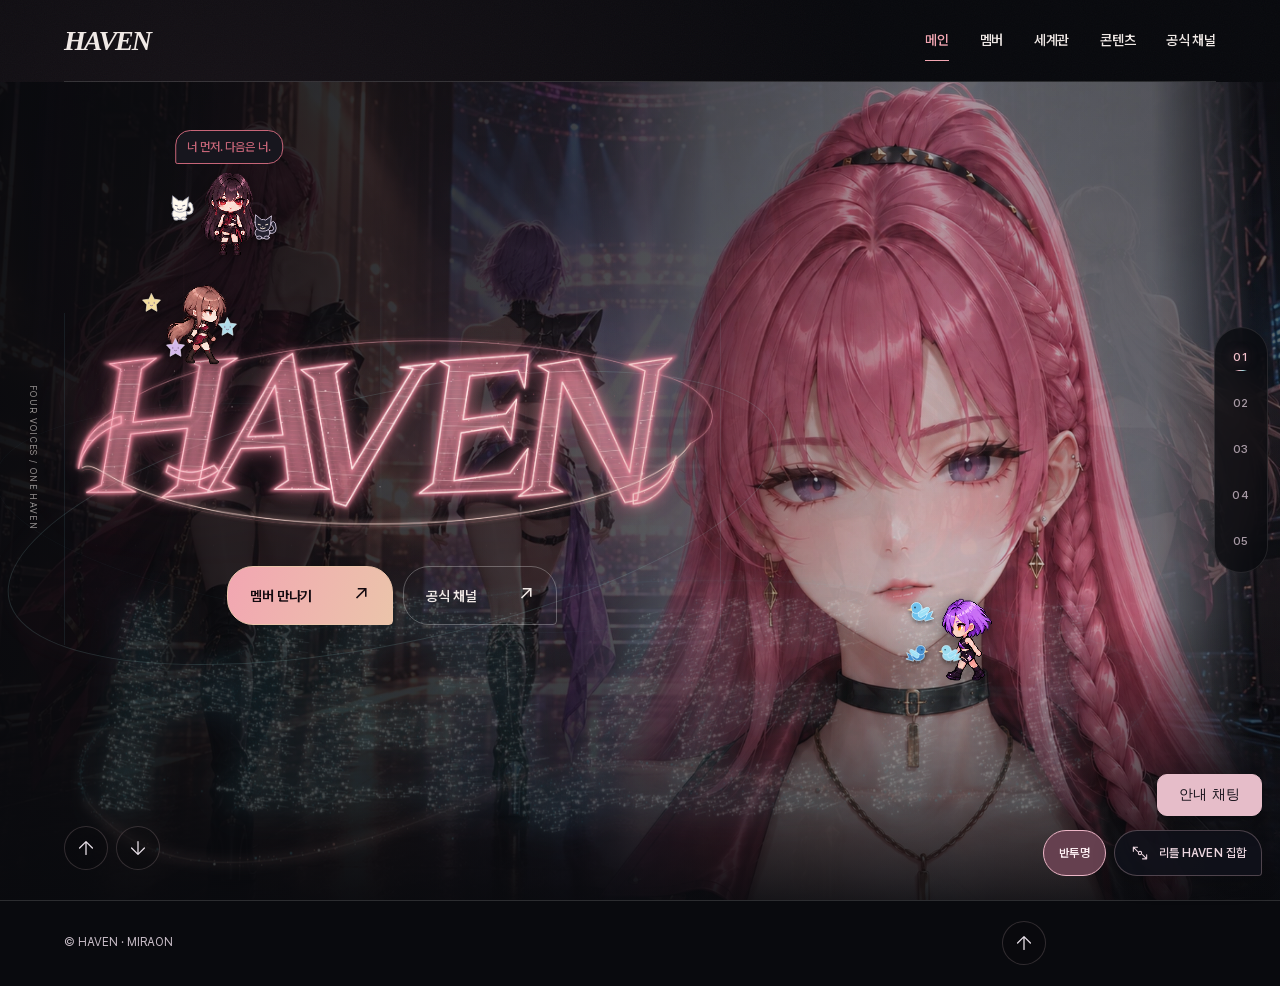
<file: index.html>
<!doctype html><html lang="ko"><head><!-- Google Tag Manager -->
<script>(function(w,d,s,l,i){if(location.protocol==='file:'||['localhost','127.0.0.1'].includes(location.hostname))return;w[l]=w[l]||[];w[l].push({'gtm.start':
new Date().getTime(),event:'gtm.js'});var f=d.getElementsByTagName(s)[0],
j=d.createElement(s),dl=l!='dataLayer'?'&l='+l:'';j.async=true;j.src=
'https://www.googletagmanager.com/gtm.js?id='+i+dl;f.parentNode.insertBefore(j,f);
})(window,document,'script','dataLayer','GTM-NB4JPC3V');</script>
<!-- End Google Tag Manager -->
<meta charset="utf-8"><meta name="viewport" content="width=device-width,initial-scale=1,viewport-fit=cover">
<title>HAVEN — 네 멤버의 음악과 이야기</title><meta name="description" content="로엔·유리아·세린·리에라. 4인 버추얼 그룹 HAVEN.">
<link rel="preload" href="assets/fonts/HAVEN-Sans-subset.woff2" as="font" type="font/woff2" crossorigin><link rel="canonical" href="https://freyrhyeon.github.io/HAVEN/"><meta property="og:url" content="https://freyrhyeon.github.io/HAVEN/"><meta property="og:type" content="website"><meta property="og:title" content="HAVEN — 네 멤버의 음악과 이야기"><meta property="og:locale" content="ko_KR"><meta name="theme-color" content="#090a0e">
<script type="application/ld+json">{"@context": "https://schema.org", "@graph": [{"@type": "MusicGroup", "@id": "https://freyrhyeon.github.io/HAVEN/#haven", "url": "https://freyrhyeon.github.io/HAVEN/", "name": "HAVEN", "alternateName": "헤이븐", "description": "로엔·유리아·세린·리에라가 함께하는 4인 버추얼 그룹 HAVEN.", "sameAs": ["https://www.youtube.com/@HAVEN-com", "https://www.instagram.com/haven.inst.official/", "https://x.com/HAVEN_xOfficial", "https://www.facebook.com/profile.php?id=61595231855620", "https://blog.naver.com/haven_official_"]}, {"@type": "WebSite", "@id": "https://freyrhyeon.github.io/HAVEN/#website", "url": "https://freyrhyeon.github.io/HAVEN/", "name": "HAVEN", "inLanguage": "ko-KR", "publisher": {"@id": "https://freyrhyeon.github.io/HAVEN/#haven"}}, {"@type": "WebPage", "@id": "https://freyrhyeon.github.io/HAVEN/#webpage", "url": "https://freyrhyeon.github.io/HAVEN/", "name": "HAVEN — 네 멤버의 음악과 이야기", "description": "로엔·유리아·세린·리에라. 4인 버추얼 그룹 HAVEN.", "inLanguage": "ko-KR", "isPartOf": {"@id": "https://freyrhyeon.github.io/HAVEN/#website"}, "about": {"@id": "https://freyrhyeon.github.io/HAVEN/#haven"}, "mainEntity": {"@id": "https://freyrhyeon.github.io/HAVEN/#haven"}}]}</script><link rel="stylesheet" href="design.css?v=20261026-6"><script type="module" src="chatbot/widget.js?v=20261026-3"></script><meta property="og:description" content="로엔·유리아·세린·리에라. 4인 버추얼 그룹 HAVEN."><link rel="expect" href="#page-end" blocking="render"><script>// 개별 HTML 주소를 유지하면서 내부 탐색은 같은 문서 안에서 이어 붙인다.
;(()=>{
 if(!['http:','https:'].includes(location.protocol)){window.HavenNavigate=value=>location.assign(value);return;}
 const root=document.documentElement,reduced=matchMedia('(prefers-reduced-motion: reduce)');
 const order=['index.html','members.html','world.html','content.html','channels.html'];
 const cache=new Map();let sequence=0,activeTransition=null,currentUrl=location.href;
 const file=url=>new URL(url,location.href).pathname.split('/').pop()||'index.html';
 const rank=url=>order.indexOf(file(url));
 const samePage=(a,b)=>file(a)===file(b)&&new URL(a,location.href).search===new URL(b,location.href).search;
 const allowed=url=>url.origin===location.origin&&rank(url.href)>=0&&url.pathname.slice(0,url.pathname.lastIndexOf('/')+1)===location.pathname.slice(0,location.pathname.lastIndexOf('/')+1);
 function localLink(event){
  const a=event.target.closest?.('a[href]');if(!a||a.download||(a.target&&a.target!=='_self'))return null;
  const url=new URL(a.href,location.href);return allowed(url)?url:null;
 }
 function load(url){
  const key=url.origin+url.pathname+url.search;
  if(!cache.has(key)){
   const request=fetch(key,{credentials:'same-origin',headers:{'Accept':'text/html'}}).then(async response=>{
    if(!response.ok)throw Error('페이지 응답 '+response.status);
    const doc=new DOMParser().parseFromString(await response.text(),'text/html');
    if(!doc.querySelector('main')||!doc.body.dataset.page)throw Error('페이지 구조 확인 필요');
    return doc;
   }).catch(error=>{cache.delete(key);throw error;});
   cache.set(key,request);
  }
  return cache.get(key);
 }
 const critical=doc=>[...doc.querySelectorAll('main img')].filter(img=>!img.classList.contains('portrait-alternate')&&(!img.closest('.hero-member-slide')||img.closest('.hero-member-slide').dataset.character==='loen'));
 async function primeImages(doc,url){await Promise.all(critical(doc).map(async img=>{const image=new Image();image.src=new URL(img.getAttribute('src'),url).href;try{await image.decode();}catch{}}));}
 function updateHead(doc){
  document.title=doc.title;
  for(const selector of ['link[rel="canonical"]','meta[name="description"]','meta[property="og:url"]','meta[property="og:title"]','meta[property="og:description"]','script[type="application/ld+json"]']){
   const incoming=doc.querySelector(selector),current=document.querySelector(selector);if(incoming&&current)current.replaceWith(document.importNode(incoming,true));
  }
 }
 function updateNavigation(){
  document.querySelectorAll('.site-header nav a,.section-jump a').forEach(a=>{if(file(a.href)===file(location.href))a.setAttribute('aria-current','page');else a.removeAttribute('aria-current');});
 }
 function positionPage(url,savedY=0){
  const target=url.hash&&document.getElementById(decodeURIComponent(url.hash.slice(1)));
  if(target)target.scrollIntoView({behavior:'instant',block:'start'});else scrollTo({top:savedY,behavior:'instant'});
 }
 async function navigate(value,{historyMode='push',savedY=0}={}){
  const url=new URL(value,location.href);if(!allowed(url))return;
  if(!window.HavenMountPage){location.assign(url.href);return;}
  const token=++sequence,from=currentUrl;activeTransition?.skipTransition();
  document.querySelector('main')?.setAttribute('aria-busy','true');
  try{
   const doc=await load(url);await primeImages(doc,url);await document.fonts.ready;
   if(token!==sequence)return;
   const newMain=document.importNode(doc.querySelector('main'),true);
   newMain.querySelectorAll('.member-card').forEach(card=>card.classList.add('is-visible'));
   root.dataset.pageDirection=rank(url.href)<rank(from)?'back':'forward';
   const update=async()=>{
    window.HavenRouteBusy=true;window.HavenBeforePageSwap?.();
    if(historyMode==='push'){
     history.replaceState({...history.state,havenPage:true,y:scrollY},'',location.href);
     history.pushState({havenPage:true,y:0},'',url.href);
    }else if(historyMode==='replace')history.replaceState({havenPage:true,y:0},'',url.href);
    currentUrl=url.href;document.body.dataset.page=doc.body.dataset.page;
    document.querySelector('main').replaceWith(newMain);updateHead(doc);updateNavigation();
    window.HavenMountPage();positionPage(url,savedY);
    await Promise.all(critical(document).map(img=>img.decode().catch(()=>{})));
   };
   if(document.startViewTransition&&!reduced.matches){
    activeTransition=document.startViewTransition(update);root.classList.add('page-transition-active');
    await activeTransition.finished.catch(()=>{});
   }else{
    await update();
    if(!reduced.matches)await newMain.animate([{transform:'translateY(18px)'},{transform:'translateY(0)'}],{duration:320,easing:'cubic-bezier(.2,.75,.2,1)'}).finished.catch(()=>{});
   }
   if(token!==sequence)return;
   window.HavenRouteBusy=false;root.classList.remove('page-transition-active');activeTransition=null;
   newMain.removeAttribute('aria-busy');newMain.focus({preventScroll:true});
   document.dispatchEvent(new CustomEvent('haven:navigation-complete',{detail:{page:doc.body.dataset.page,url:url.href}}));
  }catch(error){
   if(token!==sequence)return;
   window.HavenRouteBusy=false;root.classList.remove('page-transition-active');document.querySelector('main')?.removeAttribute('aria-busy');
   const status=document.querySelector('#interaction-status');if(status)status.textContent='페이지를 열지 못했어요. 다시 선택해 주세요.';
   console.error('HAVEN 페이지 전환',error);
  }
 }
 window.HavenNavigate=navigate;
 document.addEventListener('click',event=>{
  if(event.defaultPrevented||event.button!==0||event.ctrlKey||event.metaKey||event.shiftKey||event.altKey)return;
  const url=localLink(event);if(!url)return;
  if(url.hash&&samePage(url.href,location.href))return;
  event.preventDefault();
  if(samePage(url.href,location.href)){scrollTo({top:0,behavior:reduced.matches?'instant':'smooth'});return;}
  navigate(url.href);
 });
 function warm(event){if(navigator.connection?.saveData)return;const url=localLink(event);if(url&&!samePage(url.href,location.href))load(url).then(doc=>primeImages(doc,url)).catch(()=>{});}
 document.addEventListener('pointerover',warm,{passive:true});document.addEventListener('focusin',warm);
 addEventListener('popstate',event=>{if(samePage(currentUrl,location.href)){currentUrl=location.href;positionPage(new URL(location.href),event.state?.y||0);return;}navigate(location.href,{historyMode:'pop',savedY:event.state?.y||0});});
 addEventListener('DOMContentLoaded',()=>{history.replaceState({...history.state,havenPage:true,y:scrollY},'',location.href);history.scrollRestoration='manual';});
})();
</script></head><body data-theme="haven" data-page="home"><!-- Google Tag Manager (noscript) -->
<noscript><iframe src="https://www.googletagmanager.com/ns.html?id=GTM-NB4JPC3V"
height="0" width="0" style="display:none;visibility:hidden"></iframe></noscript>
<!-- End Google Tag Manager (noscript) -->
<a class="skip" href="#home">본문으로 바로가기</a><div class="ambient" aria-hidden="true"></div>
<header class="site-header"><a class="brand" href="index.html" aria-label="HAVEN 홈">HAVEN</a><nav aria-label="주요 메뉴"><a href="index.html" aria-current="page">메인</a><a href="members.html">멤버</a><a href="world.html">세계관</a><a href="content.html">콘텐츠</a><a href="channels.html">공식 채널</a></nav></header>
<nav class="section-jump" aria-label="페이지 바로가기"><a href="index.html" aria-label="메인 페이지" aria-current="page"><span class="jump-label">메인</span><span class="jump-index" aria-hidden="true">01</span></a><a href="members.html" aria-label="멤버 페이지"><span class="jump-label">멤버</span><span class="jump-index" aria-hidden="true">02</span></a><a href="world.html" aria-label="세계관 페이지"><span class="jump-label">세계관</span><span class="jump-index" aria-hidden="true">03</span></a><a href="content.html" aria-label="콘텐츠 페이지"><span class="jump-label">콘텐츠</span><span class="jump-index" aria-hidden="true">04</span></a><a href="channels.html" aria-label="공식 채널 페이지"><span class="jump-label">공식 채널</span><span class="jump-index" aria-hidden="true">05</span></a></nav>
<main id="home" tabindex="-1"><section class="hero" aria-label="HAVEN"><div class="stage-backdrop" aria-hidden="true"><img class="stage-original" src="assets/stage-poster.webp" alt="" fetchpriority="high"><div class="hero-member-slide" data-character="loen"><img src="assets/loen-portrait.webp" alt="" width="960" height="1200"></div><div class="hero-member-slide" data-character="yuria"><img src="assets/yuria-portrait.webp" alt="" width="960" height="1200"></div><div class="hero-member-slide" data-character="serian"><img src="assets/serian-portrait.webp" alt="" width="960" height="1200"></div><div class="hero-member-slide" data-character="riela"><img src="assets/riela-portrait.webp" alt="" width="960" height="1200"></div></div>
<span class="edition" aria-hidden="true">FOUR VOICES / ONE HAVEN</span><div class="hero-center"><div class="orbit" aria-hidden="true"></div><h1><span class="wordmark-wrap"><img id="hero-logo" class="hero-logo" src="assets/typography-01.webp" alt="HAVEN" fetchpriority="high"><span class="wordmark-light" aria-hidden="true" style="mask-image:url(assets/typography-01.webp);-webkit-mask-image:url(assets/typography-01.webp)"></span></span></h1><div class="hero-actions"><a class="btn primary" href="members.html">멤버 만나기 <span class="arrow" aria-hidden="true">↗</span></a><a class="btn" href="channels.html">공식 채널 <span class="arrow" aria-hidden="true">↗</span></a></div>
</div>
<div class="hero-footer"><span></span><div class="hero-page-links"><a class="page-end-link" href="#home" aria-label="맨 위로 이동"><svg class="nav-arrow-icon" viewBox="0 0 24 24" aria-hidden="true" focusable="false"><path d="M12 19V5 M5 12l7-7 7 7"/></svg></a><a class="page-end-link" href="#page-end" aria-label="맨 아래로 이동"><svg class="nav-arrow-icon" viewBox="0 0 24 24" aria-hidden="true" focusable="false"><path d="M12 5v14 M5 12l7 7 7-7"/></svg></a></div></div></section><div class="chapter-layer" hidden></div></main>
<footer id="page-end" class="site-footer"><span>© HAVEN · MIRAON</span><div class="footer-links"><a class="page-end-link" href="#home" aria-label="맨 위로 이동"><svg class="nav-arrow-icon" viewBox="0 0 24 24" aria-hidden="true" focusable="false"><path d="M12 19V5 M5 12l7-7 7 7"/></svg></a></div></footer>
<button id="little-gather" class="little-gather" type="button" aria-pressed="false" aria-controls="little-haven"><svg viewBox="0 0 24 24" aria-hidden="true"><path d="M4 5h5M4 5v5M20 19h-5M20 19v-5M4 5l5 5M20 19l-5-5"/><circle cx="12" cy="12" r="2"/></svg><span class="gather-label">리틀 HAVEN 집합</span></button><div class="trail-layer" aria-hidden="true"></div><div id="little-haven" class="pet-layer" role="group" aria-label="움직이는 HAVEN 멤버"></div>
<div id="pet-popover" class="pet-popover" hidden><div class="popover-top"><strong>멤버</strong><button data-close-pet aria-label="동작 선택 닫기">×</button></div><div class="actions"><button data-action="wave">인사</button><button data-action="sing">노래 동작</button><button data-action="heart">하트</button><button data-action="dash">휙, 다녀올게!</button></div><small>아직 발매 전이에요. 소리는 재생되지 않아요.</small></div>
<div id="interaction-status" class="sr-only" role="status" aria-live="polite"></div>
<dialog id="profile-dialog" aria-labelledby="profile-title"><button class="close" aria-label="멤버 소개 닫기">×</button><div class="profile-layout"><div class="profile-visual"><img class="profile-photo" alt="" width="960" height="1200"></div><div class="profile-copy"><span class="eyebrow">HAVEN / Member</span><h2 id="profile-title"></h2><div class="ko-name"></div><p class="identity"></p><p class="power"></p><div class="profile-reader" hidden><div class="profile-topics" role="group" aria-label="궁금한 소개 선택"></div><article class="profile-article" id="profile-article" tabindex="0" aria-label="멤버 소개 본문"></article></div><details><summary>세계관과 능력</summary><p class="story"></p></details></div></div></dialog>
<dialog id="channel-dialog" aria-labelledby="channel-title"><button class="close" aria-label="채널 소개 닫기">×</button><div class="channel-viewer"><div class="channel-dialog-art" aria-hidden="true"><span class="channel-dialog-symbol"></span></div><div class="channel-dialog-copy"><span class="eyebrow">HAVEN / Official channel</span><h2 id="channel-title"></h2><p class="channel-dialog-description"></p><a class="btn primary channel-visit" target="_blank" rel="noopener noreferrer">공식 채널로 이동 <span aria-hidden="true">↗</span></a></div></div><div class="channel-viewer-nav"><button class="channel-prev" aria-label="이전 채널">←</button><span class="channel-counter" aria-live="polite"></span><button class="channel-next" aria-label="다음 채널">→</button></div></dialog>

<script>window.HAVEN_MEMBERS=[{"id": "loen", "name": "Loen", "ko": "로엔", "age": 19, "color": "#e7a096", "emote": "♡", "identity": "부드러운 말투 속 또렷한 생각, 편해질수록 드러나는 장난기. 함께할 방향을 먼저 잡는 HAVEN의 리더예요.", "story": "어린 나이에 가문을 맡으며 책임을 배웠어요. 로즈골드 빛은 광속으로 움직이며 로엔의 의지에 따라 반응해요.", "power": "자신의 의지에 따라 움직이는 로즈골드 빛을 다뤄요.", "portrait": "assets/loen-portrait.webp", "hoverPortrait": "assets/loen-portrait-hover.webp", "atlas": "assets/loen-sprite.png", "frames": [{"x": 0, "y": 0, "w": 192, "h": 192}, {"x": 192, "y": 0, "w": 192, "h": 192}, {"x": 384, "y": 0, "w": 192, "h": 192}, {"x": 576, "y": 0, "w": 192, "h": 192}, {"x": 768, "y": 0, "w": 192, "h": 192}, {"x": 960, "y": 0, "w": 192, "h": 192}, {"x": 1152, "y": 0, "w": 192, "h": 192}, {"x": 1344, "y": 0, "w": 192, "h": 192}], "extraAtlas": "assets/loen-reactions.png", "extraFrames": {"drag": [{"x": 0, "y": 0, "w": 192, "h": 192}, {"x": 192, "y": 0, "w": 192, "h": 192}, {"x": 384, "y": 0, "w": 192, "h": 192}, {"x": 576, "y": 0, "w": 192, "h": 192}]}, "poseAtlas": "assets/loen-poses-v3.png", "poseFrames": [{"x": 0, "y": 0, "w": 192, "h": 192, "dx": 0, "dy": 0, "dw": 192, "dh": 192}, {"x": 192, "y": 0, "w": 192, "h": 192, "dx": 0, "dy": 0, "dw": 192, "dh": 192}, {"x": 384, "y": 0, "w": 192, "h": 192, "dx": 0, "dy": 0, "dw": 192, "dh": 192}, {"x": 576, "y": 0, "w": 192, "h": 192, "dx": 0, "dy": 0, "dw": 192, "dh": 192}, {"x": 0, "y": 192, "w": 192, "h": 192, "dx": 0, "dy": 0, "dw": 192, "dh": 192}, {"x": 192, "y": 192, "w": 192, "h": 192, "dx": 0, "dy": 0, "dw": 192, "dh": 192}, {"x": 384, "y": 192, "w": 192, "h": 192, "dx": 0, "dy": 0, "dw": 192, "dh": 192}, {"x": 576, "y": 192, "w": 192, "h": 192, "dx": 0, "dy": 0, "dw": 192, "dh": 192}, {"x": 0, "y": 384, "w": 192, "h": 192, "dx": 0, "dy": 0, "dw": 192, "dh": 192}, {"x": 192, "y": 384, "w": 192, "h": 192, "dx": 0, "dy": 0, "dw": 192, "dh": 192}, {"x": 384, "y": 384, "w": 192, "h": 192, "dx": 0, "dy": 0, "dw": 192, "dh": 192}, {"x": 576, "y": 384, "w": 192, "h": 192, "dx": 0, "dy": 0, "dw": 192, "dh": 192}, {"x": 0, "y": 576, "w": 192, "h": 192, "dx": 0, "dy": 0, "dw": 192, "dh": 192}, {"x": 192, "y": 576, "w": 192, "h": 192, "dx": 0, "dy": 0, "dw": 192, "dh": 192}, {"x": 384, "y": 576, "w": 192, "h": 192, "dx": 0, "dy": 0, "dw": 192, "dh": 192}, {"x": 576, "y": 576, "w": 192, "h": 192, "dx": 0, "dy": 0, "dw": 192, "dh": 192}]}, {"id": "yuria", "name": "Yuria", "ko": "유리아", "age": 21, "color": "#88c6d3", "emote": "!", "identity": "밝고 적극적인 HAVEN의 맏언니. 궁금한 건 직접 묻고, 먼저 다가가 함께 움직여요.", "story": "마탑 수장의 딸이에요. 물을 특히 자유롭게 다루며, 다른 원소도 제어할 수 있어요.", "power": "물에 특화된 원소 제어가 특기예요.", "portrait": "assets/yuria-portrait.webp", "hoverPortrait": "assets/yuria-portrait-hover.webp", "atlas": "assets/yuria-sprite.png", "frames": [{"x": 0, "y": 0, "w": 192, "h": 192}, {"x": 192, "y": 0, "w": 192, "h": 192}, {"x": 384, "y": 0, "w": 192, "h": 192}, {"x": 576, "y": 0, "w": 192, "h": 192}, {"x": 768, "y": 0, "w": 192, "h": 192}, {"x": 960, "y": 0, "w": 192, "h": 192}, {"x": 1152, "y": 0, "w": 192, "h": 192}, {"x": 1344, "y": 0, "w": 192, "h": 192}], "extraAtlas": "assets/yuria-reactions.png", "extraFrames": {"drag": [{"x": 0, "y": 0, "w": 192, "h": 192}, {"x": 192, "y": 0, "w": 192, "h": 192}, {"x": 384, "y": 0, "w": 192, "h": 192}, {"x": 576, "y": 0, "w": 192, "h": 192}]}, "poseAtlas": "assets/yuria-poses-v3.png", "poseFrames": [{"x": 0, "y": 0, "w": 192, "h": 192, "dx": 0, "dy": 0, "dw": 192, "dh": 192}, {"x": 192, "y": 0, "w": 192, "h": 192, "dx": 0, "dy": 0, "dw": 192, "dh": 192}, {"x": 384, "y": 0, "w": 192, "h": 192, "dx": 0, "dy": 0, "dw": 192, "dh": 192}, {"x": 576, "y": 0, "w": 192, "h": 192, "dx": 0, "dy": 0, "dw": 192, "dh": 192}, {"x": 0, "y": 192, "w": 192, "h": 192, "dx": 0, "dy": 0, "dw": 192, "dh": 192}, {"x": 192, "y": 192, "w": 192, "h": 192, "dx": 0, "dy": 0, "dw": 192, "dh": 192}, {"x": 384, "y": 192, "w": 192, "h": 192, "dx": 0, "dy": 0, "dw": 192, "dh": 192}, {"x": 576, "y": 192, "w": 192, "h": 192, "dx": 0, "dy": 0, "dw": 192, "dh": 192}, {"x": 0, "y": 384, "w": 192, "h": 192, "dx": 0, "dy": 0, "dw": 192, "dh": 192}, {"x": 192, "y": 384, "w": 192, "h": 192, "dx": 0, "dy": 0, "dw": 192, "dh": 192}, {"x": 384, "y": 384, "w": 192, "h": 192, "dx": 0, "dy": 0, "dw": 192, "dh": 192}, {"x": 576, "y": 384, "w": 192, "h": 192, "dx": 0, "dy": 0, "dw": 192, "dh": 192}, {"x": 0, "y": 576, "w": 192, "h": 192, "dx": 0, "dy": 0, "dw": 192, "dh": 192}, {"x": 192, "y": 576, "w": 192, "h": 192, "dx": 0, "dy": 0, "dw": 192, "dh": 192}, {"x": 384, "y": 576, "w": 192, "h": 192, "dx": 0, "dy": 0, "dw": 192, "dh": 192}, {"x": 576, "y": 576, "w": 192, "h": 192, "dx": 0, "dy": 0, "dw": 192, "dh": 192}]}, {"id": "serian", "name": "Serin", "ko": "세린", "age": 19, "color": "#c76578", "emote": "✦", "identity": "침착함과 책임감, 조용한 분위기 안의 은근한 장난기. 무대에서는 나른하고 새침한 표현을 보여줘요.", "story": "뇌가 계속 성장하며 염동력에 특화된 능력을 갖게 되었어요. 생각의 힘으로 사물을 움직여요.", "power": "염동력으로 사물을 자유롭게 움직여요.", "portrait": "assets/serian-portrait.webp", "hoverPortrait": "assets/serian-portrait-hover.webp", "atlas": "assets/serian-sprite.png", "frames": [{"x": 0, "y": 0, "w": 192, "h": 192}, {"x": 192, "y": 0, "w": 192, "h": 192}, {"x": 384, "y": 0, "w": 192, "h": 192}, {"x": 576, "y": 0, "w": 192, "h": 192}, {"x": 768, "y": 0, "w": 192, "h": 192}, {"x": 960, "y": 0, "w": 192, "h": 192}, {"x": 1152, "y": 0, "w": 192, "h": 192}, {"x": 1344, "y": 0, "w": 192, "h": 192}], "extraAtlas": "assets/serian-reactions.png", "extraFrames": {"drag": [{"x": 0, "y": 0, "w": 192, "h": 192}, {"x": 192, "y": 0, "w": 192, "h": 192}, {"x": 384, "y": 0, "w": 192, "h": 192}, {"x": 576, "y": 0, "w": 192, "h": 192}]}, "poseAtlas": "assets/serian-poses-v3.png", "poseFrames": [{"x": 0, "y": 0, "w": 192, "h": 192, "dx": 0, "dy": 0, "dw": 192, "dh": 192}, {"x": 192, "y": 0, "w": 192, "h": 192, "dx": 0, "dy": 0, "dw": 192, "dh": 192}, {"x": 384, "y": 0, "w": 192, "h": 192, "dx": 0, "dy": 0, "dw": 192, "dh": 192}, {"x": 576, "y": 0, "w": 192, "h": 192, "dx": 0, "dy": 0, "dw": 192, "dh": 192}, {"x": 0, "y": 192, "w": 192, "h": 192, "dx": 0, "dy": 0, "dw": 192, "dh": 192}, {"x": 192, "y": 192, "w": 192, "h": 192, "dx": 0, "dy": 0, "dw": 192, "dh": 192}, {"x": 384, "y": 192, "w": 192, "h": 192, "dx": 0, "dy": 0, "dw": 192, "dh": 192}, {"x": 576, "y": 192, "w": 192, "h": 192, "dx": 0, "dy": 0, "dw": 192, "dh": 192}, {"x": 0, "y": 384, "w": 192, "h": 192, "dx": 0, "dy": 0, "dw": 192, "dh": 192}, {"x": 192, "y": 384, "w": 192, "h": 192, "dx": 0, "dy": 0, "dw": 192, "dh": 192}, {"x": 384, "y": 384, "w": 192, "h": 192, "dx": 0, "dy": 0, "dw": 192, "dh": 192}, {"x": 576, "y": 384, "w": 192, "h": 192, "dx": 0, "dy": 0, "dw": 192, "dh": 192}, {"x": 0, "y": 576, "w": 192, "h": 192, "dx": 0, "dy": 0, "dw": 192, "dh": 192}, {"x": 192, "y": 576, "w": 192, "h": 192, "dx": 0, "dy": 0, "dw": 192, "dh": 192}, {"x": 384, "y": 576, "w": 192, "h": 192, "dx": 0, "dy": 0, "dw": 192, "dh": 192}, {"x": 576, "y": 576, "w": 192, "h": 192, "dx": 0, "dy": 0, "dw": 192, "dh": 192}]}, {"id": "riela", "name": "Riera", "ko": "리에라", "age": 18, "color": "#d0beb0", "emote": "✧", "identity": "몽환적인 인상과 은근한 미소, 자기 취향이 또렷한 막내. 무대에서는 여유로운 태도와 랩으로 자신을 표현해요.", "story": "리에라의 별들은 저마다 의지가 있어요. 별빛마다 서로 다른 흐름을 지니고 있어요.", "power": "저마다 의지를 지닌 다양한 별빛을 다뤄요.", "portrait": "assets/riela-portrait.webp", "hoverPortrait": "assets/riela-portrait-hover.webp", "atlas": "assets/riela-sprite.png", "frames": [{"x": 0, "y": 0, "w": 192, "h": 192}, {"x": 192, "y": 0, "w": 192, "h": 192}, {"x": 384, "y": 0, "w": 192, "h": 192}, {"x": 576, "y": 0, "w": 192, "h": 192}, {"x": 768, "y": 0, "w": 192, "h": 192}, {"x": 960, "y": 0, "w": 192, "h": 192}, {"x": 1152, "y": 0, "w": 192, "h": 192}, {"x": 1344, "y": 0, "w": 192, "h": 192}], "extraAtlas": "assets/riela-reactions.png", "extraFrames": {"drag": [{"x": 0, "y": 0, "w": 192, "h": 192}, {"x": 192, "y": 0, "w": 192, "h": 192}, {"x": 384, "y": 0, "w": 192, "h": 192}, {"x": 576, "y": 0, "w": 192, "h": 192}], "chase": [{"x": 0, "y": 192, "w": 192, "h": 192}, {"x": 192, "y": 192, "w": 192, "h": 192}, {"x": 384, "y": 192, "w": 192, "h": 192}, {"x": 576, "y": 192, "w": 192, "h": 192}]}, "poseAtlas": "assets/riela-poses-v3.png", "poseFrames": [{"x": 0, "y": 0, "w": 192, "h": 192, "dx": 0, "dy": 0, "dw": 192, "dh": 192}, {"x": 192, "y": 0, "w": 192, "h": 192, "dx": 0, "dy": 0, "dw": 192, "dh": 192}, {"x": 384, "y": 0, "w": 192, "h": 192, "dx": 0, "dy": 0, "dw": 192, "dh": 192}, {"x": 576, "y": 0, "w": 192, "h": 192, "dx": 0, "dy": 0, "dw": 192, "dh": 192}, {"x": 0, "y": 192, "w": 192, "h": 192, "dx": 0, "dy": 0, "dw": 192, "dh": 192}, {"x": 192, "y": 192, "w": 192, "h": 192, "dx": 0, "dy": 0, "dw": 192, "dh": 192}, {"x": 384, "y": 192, "w": 192, "h": 192, "dx": 0, "dy": 0, "dw": 192, "dh": 192}, {"x": 576, "y": 192, "w": 192, "h": 192, "dx": 0, "dy": 0, "dw": 192, "dh": 192}, {"x": 0, "y": 384, "w": 192, "h": 192, "dx": 0, "dy": 0, "dw": 192, "dh": 192}, {"x": 192, "y": 384, "w": 192, "h": 192, "dx": 0, "dy": 0, "dw": 192, "dh": 192}, {"x": 384, "y": 384, "w": 192, "h": 192, "dx": 0, "dy": 0, "dw": 192, "dh": 192}, {"x": 576, "y": 384, "w": 192, "h": 192, "dx": 0, "dy": 0, "dw": 192, "dh": 192}, {"x": 0, "y": 576, "w": 192, "h": 192, "dx": 0, "dy": 0, "dw": 192, "dh": 192}, {"x": 192, "y": 576, "w": 192, "h": 192, "dx": 0, "dy": 0, "dw": 192, "dh": 192}, {"x": 384, "y": 576, "w": 192, "h": 192, "dx": 0, "dy": 0, "dw": 192, "dh": 192}, {"x": 576, "y": 576, "w": 192, "h": 192, "dx": 0, "dy": 0, "dw": 192, "dh": 192}]}];window.HAVEN_THEMES=[{"id": "crest", "title": "레이저 크레스트", "mood": "로즈빛 테일러링", "note": "날카로운 획, 차분한 여백, 로즈골드의 온기.", "color": "#f2a6b2", "accent": "#94ccd2", "bg": "#090a0e", "font": "Georgia", "radius": "3px", "logo": "assets/typography-01.webp"}, {"id": "pulse", "title": "포톤 펄스", "mood": "부드러운 청록의 리듬", "note": "입자의 밀도와 둥근 버튼. 가볍게 번지는 청록빛.", "color": "#9cdae1", "accent": "#efb4b2", "bg": "#081315", "font": "Arial", "radius": "32px", "logo": "assets/typography-02.webp"}, {"id": "impact", "title": "레이저 임팩트", "mood": "강한 붉은 잔광", "note": "굵은 사선, 선명한 대비, 단단하게 끊은 모서리.", "color": "#fb869b", "accent": "#f0d4c6", "bg": "#13090f", "font": "Arial", "radius": "0px", "logo": "assets/typography-03.webp"}, {"id": "signature", "title": "라이트 시그니처", "mood": "빛으로 쓴 서명", "note": "유연한 곡선과 샴페인빛. 여백을 길게 남기는 장면.", "color": "#ebc4aa", "accent": "#c49ba8", "bg": "#100d10", "font": "Georgia", "radius": "22px", "logo": "assets/typography-04.webp"}, {"id": "core", "title": "포톤 코어", "mood": "입자의 질감", "note": "은은한 실버 입자와 따뜻한 중간색. 절제된 광택.", "color": "#d6d0bf", "accent": "#a4c9c9", "bg": "#111211", "font": "Georgia", "radius": "2px", "logo": "assets/typography-05.webp"}, {"id": "beam", "title": "빔 스트럭처", "mood": "정교한 빛의 구조", "note": "수직의 힘과 가는 선. 냉정한 청록에 부드러운 잔광.", "color": "#8cdeec", "accent": "#e0afb9", "bg": "#080e16", "font": "Georgia", "radius": "0px", "logo": "assets/typography-06.webp"}, {"id": "flow", "title": "파티클 플로우", "mood": "유연하게 흐르는 입자", "note": "흐르는 곡선, 푸른 공기, 넓게 열린 둥근 여백.", "color": "#9fd4d5", "accent": "#d7acbc", "bg": "#071112", "font": "Arial", "radius": "30px", "logo": "assets/typography-07.webp"}, {"id": "signal", "title": "레이저 시그널", "mood": "두 빛의 패션 에디토리얼", "note": "분홍과 청록의 교차. 분할된 제목과 대담한 버튼.", "color": "#f2aabb", "accent": "#91d4d9", "bg": "#100b14", "font": "Arial", "radius": "0px", "logo": "assets/typography-08.webp"}];window.HAVEN_CHANNELS=[{"id": "0", "name": "YouTube", "description": "음악 · 무대 · 영상", "url": "https://www.youtube.com/@HAVEN-com", "color": "#f4a9b7", "symbol": "▶"}, {"id": "1", "name": "Instagram", "description": "비주얼 · 짧은 순간", "url": "https://www.instagram.com/haven.inst.official/", "color": "#d6b4e9", "symbol": "◎"}, {"id": "2", "name": "X", "description": "소식 · 대화", "url": "https://x.com/HAVEN_xOfficial", "color": "#a8dce6", "symbol": "X"}, {"id": "3", "name": "Facebook", "description": "활동 소식", "url": "https://www.facebook.com/profile.php?id=61595231855620", "color": "#acc5ef", "symbol": "f"}, {"id": "4", "name": "네이버 블로그", "description": "HAVEN의 기록", "url": "https://blog.naver.com/haven_official_", "color": "#b5ddc5", "symbol": "B"}];</script><script>window.HAVEN_WORLD_DETAILS={"loen": "로즈골드 빛은 광속으로 움직이며, 로엔의 의지에 따라 반응해요.", "yuria": "물을 특히 자유롭게 다루고, 다른 원소도 제어할 수 있어요.", "serian": "뇌의 성장이 멈추지 않아 염동력에 특화된 발전을 이룬 멤버예요.", "riela": "다양한 별빛을 다뤄요. 별들은 저마다 의지를 지니고 있어요."};</script><script src="app.js?v=20261026-6" defer blocking="render"></script></body></html>
</file>
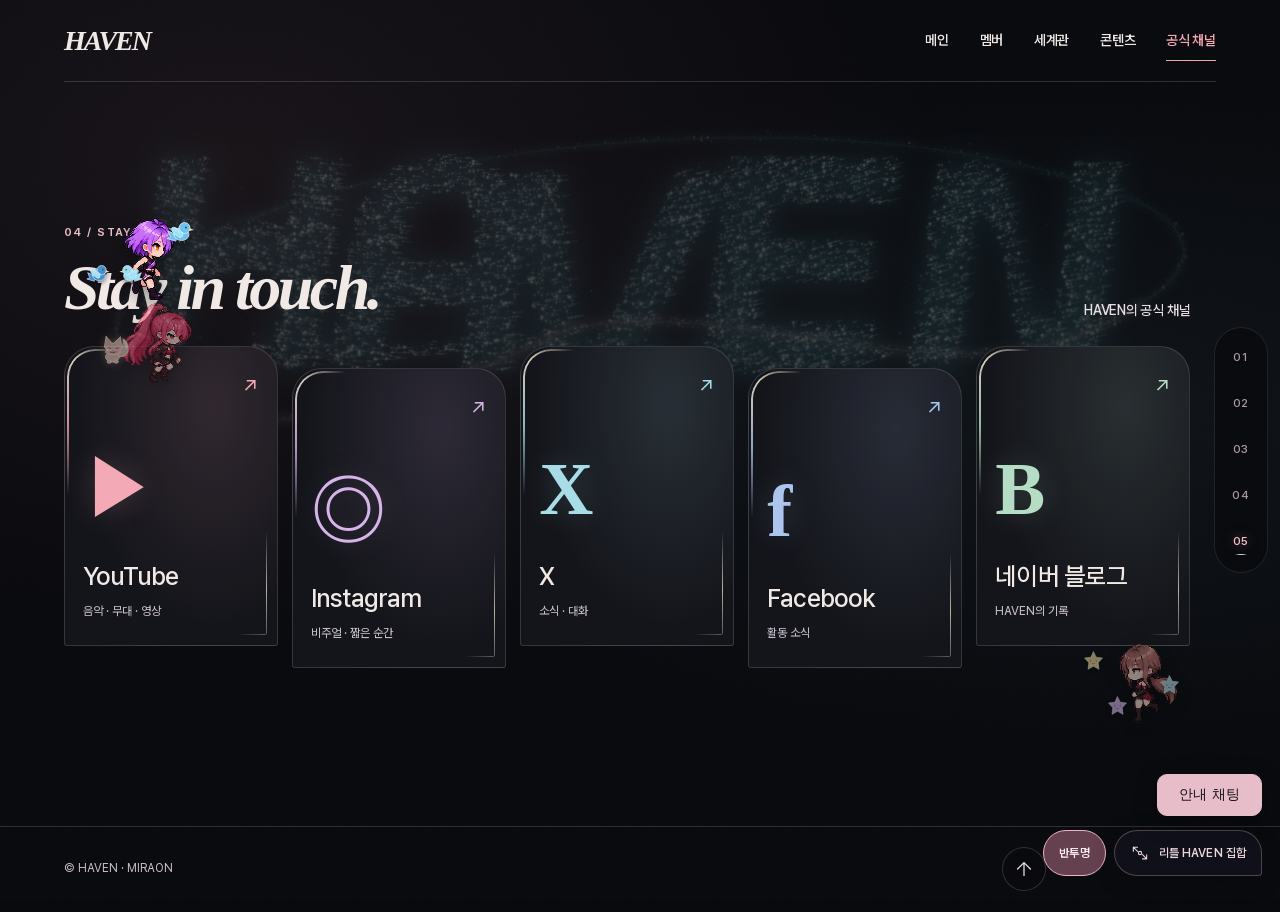
<file: channels.html>
<!doctype html><html lang="ko"><head><!-- Google Tag Manager -->
<script>(function(w,d,s,l,i){if(location.protocol==='file:'||['localhost','127.0.0.1'].includes(location.hostname))return;w[l]=w[l]||[];w[l].push({'gtm.start':
new Date().getTime(),event:'gtm.js'});var f=d.getElementsByTagName(s)[0],
j=d.createElement(s),dl=l!='dataLayer'?'&l='+l:'';j.async=true;j.src=
'https://www.googletagmanager.com/gtm.js?id='+i+dl;f.parentNode.insertBefore(j,f);
})(window,document,'script','dataLayer','GTM-NB4JPC3V');</script>
<!-- End Google Tag Manager -->
<meta charset="utf-8"><meta name="viewport" content="width=device-width,initial-scale=1,viewport-fit=cover">
<title>Official channels — HAVEN</title><meta name="description" content="HAVEN의 YouTube, Instagram, X, Facebook, 네이버 블로그 공식 채널.">
<link rel="preload" href="assets/fonts/HAVEN-Sans-subset.woff2" as="font" type="font/woff2" crossorigin><link rel="canonical" href="https://freyrhyeon.github.io/HAVEN/channels.html"><meta property="og:url" content="https://freyrhyeon.github.io/HAVEN/channels.html"><meta property="og:type" content="website"><meta property="og:title" content="Official channels — HAVEN"><meta property="og:locale" content="ko_KR"><meta name="theme-color" content="#090a0e">
<script type="application/ld+json">{"@context": "https://schema.org", "@graph": [{"@type": "MusicGroup", "@id": "https://freyrhyeon.github.io/HAVEN/#haven", "url": "https://freyrhyeon.github.io/HAVEN/", "name": "HAVEN", "alternateName": "헤이븐", "description": "로엔·유리아·세린·리에라가 함께하는 4인 버추얼 그룹 HAVEN.", "sameAs": ["https://www.youtube.com/@HAVEN-com", "https://www.instagram.com/haven.inst.official/", "https://x.com/HAVEN_xOfficial", "https://www.facebook.com/profile.php?id=61595231855620", "https://blog.naver.com/haven_official_"]}, {"@type": "WebSite", "@id": "https://freyrhyeon.github.io/HAVEN/#website", "url": "https://freyrhyeon.github.io/HAVEN/", "name": "HAVEN", "inLanguage": "ko-KR", "publisher": {"@id": "https://freyrhyeon.github.io/HAVEN/#haven"}}, {"@type": "CollectionPage", "@id": "https://freyrhyeon.github.io/HAVEN/channels.html#webpage", "url": "https://freyrhyeon.github.io/HAVEN/channels.html", "name": "Official channels — HAVEN", "description": "HAVEN의 YouTube, Instagram, X, Facebook, 네이버 블로그 공식 채널.", "inLanguage": "ko-KR", "isPartOf": {"@id": "https://freyrhyeon.github.io/HAVEN/#website"}, "about": {"@id": "https://freyrhyeon.github.io/HAVEN/#haven"}, "mainEntity": {"@id": "https://freyrhyeon.github.io/HAVEN/channels.html#official-channels"}, "breadcrumb": {"@id": "https://freyrhyeon.github.io/HAVEN/channels.html#breadcrumb"}}, {"@type": "ItemList", "@id": "https://freyrhyeon.github.io/HAVEN/channels.html#official-channels", "name": "HAVEN 공식 채널", "numberOfItems": 5, "itemListElement": [{"@type": "ListItem", "position": 1, "item": {"@type": "WebPage", "@id": "https://www.youtube.com/@HAVEN-com", "url": "https://www.youtube.com/@HAVEN-com", "name": "HAVEN YouTube 공식 채널", "about": {"@id": "https://freyrhyeon.github.io/HAVEN/#haven"}}}, {"@type": "ListItem", "position": 2, "item": {"@type": "WebPage", "@id": "https://www.instagram.com/haven.inst.official/", "url": "https://www.instagram.com/haven.inst.official/", "name": "HAVEN Instagram 공식 채널", "about": {"@id": "https://freyrhyeon.github.io/HAVEN/#haven"}}}, {"@type": "ListItem", "position": 3, "item": {"@type": "WebPage", "@id": "https://x.com/HAVEN_xOfficial", "url": "https://x.com/HAVEN_xOfficial", "name": "HAVEN X 공식 채널", "about": {"@id": "https://freyrhyeon.github.io/HAVEN/#haven"}}}, {"@type": "ListItem", "position": 4, "item": {"@type": "WebPage", "@id": "https://www.facebook.com/profile.php?id=61595231855620", "url": "https://www.facebook.com/profile.php?id=61595231855620", "name": "HAVEN Facebook 공식 채널", "about": {"@id": "https://freyrhyeon.github.io/HAVEN/#haven"}}}, {"@type": "ListItem", "position": 5, "item": {"@type": "WebPage", "@id": "https://blog.naver.com/haven_official_", "url": "https://blog.naver.com/haven_official_", "name": "HAVEN 네이버 블로그 공식 채널", "about": {"@id": "https://freyrhyeon.github.io/HAVEN/#haven"}}}]}, {"@type": "BreadcrumbList", "@id": "https://freyrhyeon.github.io/HAVEN/channels.html#breadcrumb", "itemListElement": [{"@type": "ListItem", "position": 1, "name": "HAVEN", "item": "https://freyrhyeon.github.io/HAVEN/"}, {"@type": "ListItem", "position": 2, "name": "공식 채널", "item": "https://freyrhyeon.github.io/HAVEN/channels.html"}]}]}</script><link rel="stylesheet" href="design.css?v=20261026-6"><script type="module" src="chatbot/widget.js?v=20261026-3"></script><meta property="og:description" content="HAVEN의 YouTube, Instagram, X, Facebook, 네이버 블로그 공식 채널."><link rel="expect" href="#page-end" blocking="render"><script>// 개별 HTML 주소를 유지하면서 내부 탐색은 같은 문서 안에서 이어 붙인다.
;(()=>{
 if(!['http:','https:'].includes(location.protocol)){window.HavenNavigate=value=>location.assign(value);return;}
 const root=document.documentElement,reduced=matchMedia('(prefers-reduced-motion: reduce)');
 const order=['index.html','members.html','world.html','content.html','channels.html'];
 const cache=new Map();let sequence=0,activeTransition=null,currentUrl=location.href;
 const file=url=>new URL(url,location.href).pathname.split('/').pop()||'index.html';
 const rank=url=>order.indexOf(file(url));
 const samePage=(a,b)=>file(a)===file(b)&&new URL(a,location.href).search===new URL(b,location.href).search;
 const allowed=url=>url.origin===location.origin&&rank(url.href)>=0&&url.pathname.slice(0,url.pathname.lastIndexOf('/')+1)===location.pathname.slice(0,location.pathname.lastIndexOf('/')+1);
 function localLink(event){
  const a=event.target.closest?.('a[href]');if(!a||a.download||(a.target&&a.target!=='_self'))return null;
  const url=new URL(a.href,location.href);return allowed(url)?url:null;
 }
 function load(url){
  const key=url.origin+url.pathname+url.search;
  if(!cache.has(key)){
   const request=fetch(key,{credentials:'same-origin',headers:{'Accept':'text/html'}}).then(async response=>{
    if(!response.ok)throw Error('페이지 응답 '+response.status);
    const doc=new DOMParser().parseFromString(await response.text(),'text/html');
    if(!doc.querySelector('main')||!doc.body.dataset.page)throw Error('페이지 구조 확인 필요');
    return doc;
   }).catch(error=>{cache.delete(key);throw error;});
   cache.set(key,request);
  }
  return cache.get(key);
 }
 const critical=doc=>[...doc.querySelectorAll('main img')].filter(img=>!img.classList.contains('portrait-alternate')&&(!img.closest('.hero-member-slide')||img.closest('.hero-member-slide').dataset.character==='loen'));
 async function primeImages(doc,url){await Promise.all(critical(doc).map(async img=>{const image=new Image();image.src=new URL(img.getAttribute('src'),url).href;try{await image.decode();}catch{}}));}
 function updateHead(doc){
  document.title=doc.title;
  for(const selector of ['link[rel="canonical"]','meta[name="description"]','meta[property="og:url"]','meta[property="og:title"]','meta[property="og:description"]','script[type="application/ld+json"]']){
   const incoming=doc.querySelector(selector),current=document.querySelector(selector);if(incoming&&current)current.replaceWith(document.importNode(incoming,true));
  }
 }
 function updateNavigation(){
  document.querySelectorAll('.site-header nav a,.section-jump a').forEach(a=>{if(file(a.href)===file(location.href))a.setAttribute('aria-current','page');else a.removeAttribute('aria-current');});
 }
 function positionPage(url,savedY=0){
  const target=url.hash&&document.getElementById(decodeURIComponent(url.hash.slice(1)));
  if(target)target.scrollIntoView({behavior:'instant',block:'start'});else scrollTo({top:savedY,behavior:'instant'});
 }
 async function navigate(value,{historyMode='push',savedY=0}={}){
  const url=new URL(value,location.href);if(!allowed(url))return;
  if(!window.HavenMountPage){location.assign(url.href);return;}
  const token=++sequence,from=currentUrl;activeTransition?.skipTransition();
  document.querySelector('main')?.setAttribute('aria-busy','true');
  try{
   const doc=await load(url);await primeImages(doc,url);await document.fonts.ready;
   if(token!==sequence)return;
   const newMain=document.importNode(doc.querySelector('main'),true);
   newMain.querySelectorAll('.member-card').forEach(card=>card.classList.add('is-visible'));
   root.dataset.pageDirection=rank(url.href)<rank(from)?'back':'forward';
   const update=async()=>{
    window.HavenRouteBusy=true;window.HavenBeforePageSwap?.();
    if(historyMode==='push'){
     history.replaceState({...history.state,havenPage:true,y:scrollY},'',location.href);
     history.pushState({havenPage:true,y:0},'',url.href);
    }else if(historyMode==='replace')history.replaceState({havenPage:true,y:0},'',url.href);
    currentUrl=url.href;document.body.dataset.page=doc.body.dataset.page;
    document.querySelector('main').replaceWith(newMain);updateHead(doc);updateNavigation();
    window.HavenMountPage();positionPage(url,savedY);
    await Promise.all(critical(document).map(img=>img.decode().catch(()=>{})));
   };
   if(document.startViewTransition&&!reduced.matches){
    activeTransition=document.startViewTransition(update);root.classList.add('page-transition-active');
    await activeTransition.finished.catch(()=>{});
   }else{
    await update();
    if(!reduced.matches)await newMain.animate([{transform:'translateY(18px)'},{transform:'translateY(0)'}],{duration:320,easing:'cubic-bezier(.2,.75,.2,1)'}).finished.catch(()=>{});
   }
   if(token!==sequence)return;
   window.HavenRouteBusy=false;root.classList.remove('page-transition-active');activeTransition=null;
   newMain.removeAttribute('aria-busy');newMain.focus({preventScroll:true});
   document.dispatchEvent(new CustomEvent('haven:navigation-complete',{detail:{page:doc.body.dataset.page,url:url.href}}));
  }catch(error){
   if(token!==sequence)return;
   window.HavenRouteBusy=false;root.classList.remove('page-transition-active');document.querySelector('main')?.removeAttribute('aria-busy');
   const status=document.querySelector('#interaction-status');if(status)status.textContent='페이지를 열지 못했어요. 다시 선택해 주세요.';
   console.error('HAVEN 페이지 전환',error);
  }
 }
 window.HavenNavigate=navigate;
 document.addEventListener('click',event=>{
  if(event.defaultPrevented||event.button!==0||event.ctrlKey||event.metaKey||event.shiftKey||event.altKey)return;
  const url=localLink(event);if(!url)return;
  if(url.hash&&samePage(url.href,location.href))return;
  event.preventDefault();
  if(samePage(url.href,location.href)){scrollTo({top:0,behavior:reduced.matches?'instant':'smooth'});return;}
  navigate(url.href);
 });
 function warm(event){if(navigator.connection?.saveData)return;const url=localLink(event);if(url&&!samePage(url.href,location.href))load(url).then(doc=>primeImages(doc,url)).catch(()=>{});}
 document.addEventListener('pointerover',warm,{passive:true});document.addEventListener('focusin',warm);
 addEventListener('popstate',event=>{if(samePage(currentUrl,location.href)){currentUrl=location.href;positionPage(new URL(location.href),event.state?.y||0);return;}navigate(location.href,{historyMode:'pop',savedY:event.state?.y||0});});
 addEventListener('DOMContentLoaded',()=>{history.replaceState({...history.state,havenPage:true,y:scrollY},'',location.href);history.scrollRestoration='manual';});
})();
</script></head><body data-theme="haven" data-page="channels"><!-- Google Tag Manager (noscript) -->
<noscript><iframe src="https://www.googletagmanager.com/ns.html?id=GTM-NB4JPC3V"
height="0" width="0" style="display:none;visibility:hidden"></iframe></noscript>
<!-- End Google Tag Manager (noscript) -->
<a class="skip" href="#home">본문으로 바로가기</a><div class="ambient" aria-hidden="true"></div>
<header class="site-header"><a class="brand" href="index.html" aria-label="HAVEN 홈">HAVEN</a><nav aria-label="주요 메뉴"><a href="index.html">메인</a><a href="members.html">멤버</a><a href="world.html">세계관</a><a href="content.html">콘텐츠</a><a href="channels.html" aria-current="page">공식 채널</a></nav></header>
<nav class="section-jump" aria-label="페이지 바로가기"><a href="index.html" aria-label="메인 페이지"><span class="jump-label">메인</span><span class="jump-index" aria-hidden="true">01</span></a><a href="members.html" aria-label="멤버 페이지"><span class="jump-label">멤버</span><span class="jump-index" aria-hidden="true">02</span></a><a href="world.html" aria-label="세계관 페이지"><span class="jump-label">세계관</span><span class="jump-index" aria-hidden="true">03</span></a><a href="content.html" aria-label="콘텐츠 페이지"><span class="jump-label">콘텐츠</span><span class="jump-index" aria-hidden="true">04</span></a><a href="channels.html" aria-label="공식 채널 페이지" aria-current="page"><span class="jump-label">공식 채널</span><span class="jump-index" aria-hidden="true">05</span></a></nav>
<main id="home" tabindex="-1"><div class="chapter-layer"><section id="channels" class="section"><div class="section-heading"><div><span class="eyebrow">04 / Stay close</span><h1 class="page-heading">Stay in touch.</h1></div><p>HAVEN의 공식 채널</p></div><div class="channels"><button class="channel-card" data-channel="0" style="--member:#f4a9b7" aria-label="YouTube 채널 소개"><span class="channel-symbol" aria-hidden="true">▶</span><span class="channel-caption"><strong>YouTube</strong><small>음악 · 무대 · 영상</small></span><span class="channel-card-arrow" aria-hidden="true">↗</span></button><button class="channel-card" data-channel="1" style="--member:#d6b4e9" aria-label="Instagram 채널 소개"><span class="channel-symbol" aria-hidden="true">◎</span><span class="channel-caption"><strong>Instagram</strong><small>비주얼 · 짧은 순간</small></span><span class="channel-card-arrow" aria-hidden="true">↗</span></button><button class="channel-card" data-channel="2" style="--member:#a8dce6" aria-label="X 채널 소개"><span class="channel-symbol" aria-hidden="true">X</span><span class="channel-caption"><strong>X</strong><small>소식 · 대화</small></span><span class="channel-card-arrow" aria-hidden="true">↗</span></button><button class="channel-card" data-channel="3" style="--member:#acc5ef" aria-label="Facebook 채널 소개"><span class="channel-symbol" aria-hidden="true">f</span><span class="channel-caption"><strong>Facebook</strong><small>활동 소식</small></span><span class="channel-card-arrow" aria-hidden="true">↗</span></button><button class="channel-card" data-channel="4" style="--member:#b5ddc5" aria-label="네이버 블로그 채널 소개"><span class="channel-symbol" aria-hidden="true">B</span><span class="channel-caption"><strong>네이버 블로그</strong><small>HAVEN의 기록</small></span><span class="channel-card-arrow" aria-hidden="true">↗</span></button></div></section></div></main>
<footer id="page-end" class="site-footer"><span>© HAVEN · MIRAON</span><div class="footer-links"><a class="page-end-link" href="#home" aria-label="맨 위로 이동"><svg class="nav-arrow-icon" viewBox="0 0 24 24" aria-hidden="true" focusable="false"><path d="M12 19V5 M5 12l7-7 7 7"/></svg></a></div></footer>
<button id="little-gather" class="little-gather" type="button" aria-pressed="false" aria-controls="little-haven"><svg viewBox="0 0 24 24" aria-hidden="true"><path d="M4 5h5M4 5v5M20 19h-5M20 19v-5M4 5l5 5M20 19l-5-5"/><circle cx="12" cy="12" r="2"/></svg><span class="gather-label">리틀 HAVEN 집합</span></button><div class="trail-layer" aria-hidden="true"></div><div id="little-haven" class="pet-layer" role="group" aria-label="움직이는 HAVEN 멤버"></div>
<div id="pet-popover" class="pet-popover" hidden><div class="popover-top"><strong>멤버</strong><button data-close-pet aria-label="동작 선택 닫기">×</button></div><div class="actions"><button data-action="wave">인사</button><button data-action="sing">노래 동작</button><button data-action="heart">하트</button><button data-action="dash">휙, 다녀올게!</button></div><small>아직 발매 전이에요. 소리는 재생되지 않아요.</small></div>
<div id="interaction-status" class="sr-only" role="status" aria-live="polite"></div>
<dialog id="profile-dialog" aria-labelledby="profile-title"><button class="close" aria-label="멤버 소개 닫기">×</button><div class="profile-layout"><div class="profile-visual"><img class="profile-photo" alt="" width="960" height="1200"></div><div class="profile-copy"><span class="eyebrow">HAVEN / Member</span><h2 id="profile-title"></h2><div class="ko-name"></div><p class="identity"></p><p class="power"></p><div class="profile-reader" hidden><div class="profile-topics" role="group" aria-label="궁금한 소개 선택"></div><article class="profile-article" id="profile-article" tabindex="0" aria-label="멤버 소개 본문"></article></div><details><summary>세계관과 능력</summary><p class="story"></p></details></div></div></dialog>
<dialog id="channel-dialog" aria-labelledby="channel-title"><button class="close" aria-label="채널 소개 닫기">×</button><div class="channel-viewer"><div class="channel-dialog-art" aria-hidden="true"><span class="channel-dialog-symbol"></span></div><div class="channel-dialog-copy"><span class="eyebrow">HAVEN / Official channel</span><h2 id="channel-title"></h2><p class="channel-dialog-description"></p><a class="btn primary channel-visit" target="_blank" rel="noopener noreferrer">공식 채널로 이동 <span aria-hidden="true">↗</span></a></div></div><div class="channel-viewer-nav"><button class="channel-prev" aria-label="이전 채널">←</button><span class="channel-counter" aria-live="polite"></span><button class="channel-next" aria-label="다음 채널">→</button></div></dialog>

<script>window.HAVEN_MEMBERS=[{"id": "loen", "name": "Loen", "ko": "로엔", "age": 19, "color": "#e7a096", "emote": "♡", "identity": "부드러운 말투 속 또렷한 생각, 편해질수록 드러나는 장난기. 함께할 방향을 먼저 잡는 HAVEN의 리더예요.", "story": "어린 나이에 가문을 맡으며 책임을 배웠어요. 로즈골드 빛은 광속으로 움직이며 로엔의 의지에 따라 반응해요.", "power": "자신의 의지에 따라 움직이는 로즈골드 빛을 다뤄요.", "portrait": "assets/loen-portrait.webp", "hoverPortrait": "assets/loen-portrait-hover.webp", "atlas": "assets/loen-sprite.png", "frames": [{"x": 0, "y": 0, "w": 192, "h": 192}, {"x": 192, "y": 0, "w": 192, "h": 192}, {"x": 384, "y": 0, "w": 192, "h": 192}, {"x": 576, "y": 0, "w": 192, "h": 192}, {"x": 768, "y": 0, "w": 192, "h": 192}, {"x": 960, "y": 0, "w": 192, "h": 192}, {"x": 1152, "y": 0, "w": 192, "h": 192}, {"x": 1344, "y": 0, "w": 192, "h": 192}], "extraAtlas": "assets/loen-reactions.png", "extraFrames": {"drag": [{"x": 0, "y": 0, "w": 192, "h": 192}, {"x": 192, "y": 0, "w": 192, "h": 192}, {"x": 384, "y": 0, "w": 192, "h": 192}, {"x": 576, "y": 0, "w": 192, "h": 192}]}, "poseAtlas": "assets/loen-poses-v3.png", "poseFrames": [{"x": 0, "y": 0, "w": 192, "h": 192, "dx": 0, "dy": 0, "dw": 192, "dh": 192}, {"x": 192, "y": 0, "w": 192, "h": 192, "dx": 0, "dy": 0, "dw": 192, "dh": 192}, {"x": 384, "y": 0, "w": 192, "h": 192, "dx": 0, "dy": 0, "dw": 192, "dh": 192}, {"x": 576, "y": 0, "w": 192, "h": 192, "dx": 0, "dy": 0, "dw": 192, "dh": 192}, {"x": 0, "y": 192, "w": 192, "h": 192, "dx": 0, "dy": 0, "dw": 192, "dh": 192}, {"x": 192, "y": 192, "w": 192, "h": 192, "dx": 0, "dy": 0, "dw": 192, "dh": 192}, {"x": 384, "y": 192, "w": 192, "h": 192, "dx": 0, "dy": 0, "dw": 192, "dh": 192}, {"x": 576, "y": 192, "w": 192, "h": 192, "dx": 0, "dy": 0, "dw": 192, "dh": 192}, {"x": 0, "y": 384, "w": 192, "h": 192, "dx": 0, "dy": 0, "dw": 192, "dh": 192}, {"x": 192, "y": 384, "w": 192, "h": 192, "dx": 0, "dy": 0, "dw": 192, "dh": 192}, {"x": 384, "y": 384, "w": 192, "h": 192, "dx": 0, "dy": 0, "dw": 192, "dh": 192}, {"x": 576, "y": 384, "w": 192, "h": 192, "dx": 0, "dy": 0, "dw": 192, "dh": 192}, {"x": 0, "y": 576, "w": 192, "h": 192, "dx": 0, "dy": 0, "dw": 192, "dh": 192}, {"x": 192, "y": 576, "w": 192, "h": 192, "dx": 0, "dy": 0, "dw": 192, "dh": 192}, {"x": 384, "y": 576, "w": 192, "h": 192, "dx": 0, "dy": 0, "dw": 192, "dh": 192}, {"x": 576, "y": 576, "w": 192, "h": 192, "dx": 0, "dy": 0, "dw": 192, "dh": 192}]}, {"id": "yuria", "name": "Yuria", "ko": "유리아", "age": 21, "color": "#88c6d3", "emote": "!", "identity": "밝고 적극적인 HAVEN의 맏언니. 궁금한 건 직접 묻고, 먼저 다가가 함께 움직여요.", "story": "마탑 수장의 딸이에요. 물을 특히 자유롭게 다루며, 다른 원소도 제어할 수 있어요.", "power": "물에 특화된 원소 제어가 특기예요.", "portrait": "assets/yuria-portrait.webp", "hoverPortrait": "assets/yuria-portrait-hover.webp", "atlas": "assets/yuria-sprite.png", "frames": [{"x": 0, "y": 0, "w": 192, "h": 192}, {"x": 192, "y": 0, "w": 192, "h": 192}, {"x": 384, "y": 0, "w": 192, "h": 192}, {"x": 576, "y": 0, "w": 192, "h": 192}, {"x": 768, "y": 0, "w": 192, "h": 192}, {"x": 960, "y": 0, "w": 192, "h": 192}, {"x": 1152, "y": 0, "w": 192, "h": 192}, {"x": 1344, "y": 0, "w": 192, "h": 192}], "extraAtlas": "assets/yuria-reactions.png", "extraFrames": {"drag": [{"x": 0, "y": 0, "w": 192, "h": 192}, {"x": 192, "y": 0, "w": 192, "h": 192}, {"x": 384, "y": 0, "w": 192, "h": 192}, {"x": 576, "y": 0, "w": 192, "h": 192}]}, "poseAtlas": "assets/yuria-poses-v3.png", "poseFrames": [{"x": 0, "y": 0, "w": 192, "h": 192, "dx": 0, "dy": 0, "dw": 192, "dh": 192}, {"x": 192, "y": 0, "w": 192, "h": 192, "dx": 0, "dy": 0, "dw": 192, "dh": 192}, {"x": 384, "y": 0, "w": 192, "h": 192, "dx": 0, "dy": 0, "dw": 192, "dh": 192}, {"x": 576, "y": 0, "w": 192, "h": 192, "dx": 0, "dy": 0, "dw": 192, "dh": 192}, {"x": 0, "y": 192, "w": 192, "h": 192, "dx": 0, "dy": 0, "dw": 192, "dh": 192}, {"x": 192, "y": 192, "w": 192, "h": 192, "dx": 0, "dy": 0, "dw": 192, "dh": 192}, {"x": 384, "y": 192, "w": 192, "h": 192, "dx": 0, "dy": 0, "dw": 192, "dh": 192}, {"x": 576, "y": 192, "w": 192, "h": 192, "dx": 0, "dy": 0, "dw": 192, "dh": 192}, {"x": 0, "y": 384, "w": 192, "h": 192, "dx": 0, "dy": 0, "dw": 192, "dh": 192}, {"x": 192, "y": 384, "w": 192, "h": 192, "dx": 0, "dy": 0, "dw": 192, "dh": 192}, {"x": 384, "y": 384, "w": 192, "h": 192, "dx": 0, "dy": 0, "dw": 192, "dh": 192}, {"x": 576, "y": 384, "w": 192, "h": 192, "dx": 0, "dy": 0, "dw": 192, "dh": 192}, {"x": 0, "y": 576, "w": 192, "h": 192, "dx": 0, "dy": 0, "dw": 192, "dh": 192}, {"x": 192, "y": 576, "w": 192, "h": 192, "dx": 0, "dy": 0, "dw": 192, "dh": 192}, {"x": 384, "y": 576, "w": 192, "h": 192, "dx": 0, "dy": 0, "dw": 192, "dh": 192}, {"x": 576, "y": 576, "w": 192, "h": 192, "dx": 0, "dy": 0, "dw": 192, "dh": 192}]}, {"id": "serian", "name": "Serin", "ko": "세린", "age": 19, "color": "#c76578", "emote": "✦", "identity": "침착함과 책임감, 조용한 분위기 안의 은근한 장난기. 무대에서는 나른하고 새침한 표현을 보여줘요.", "story": "뇌가 계속 성장하며 염동력에 특화된 능력을 갖게 되었어요. 생각의 힘으로 사물을 움직여요.", "power": "염동력으로 사물을 자유롭게 움직여요.", "portrait": "assets/serian-portrait.webp", "hoverPortrait": "assets/serian-portrait-hover.webp", "atlas": "assets/serian-sprite.png", "frames": [{"x": 0, "y": 0, "w": 192, "h": 192}, {"x": 192, "y": 0, "w": 192, "h": 192}, {"x": 384, "y": 0, "w": 192, "h": 192}, {"x": 576, "y": 0, "w": 192, "h": 192}, {"x": 768, "y": 0, "w": 192, "h": 192}, {"x": 960, "y": 0, "w": 192, "h": 192}, {"x": 1152, "y": 0, "w": 192, "h": 192}, {"x": 1344, "y": 0, "w": 192, "h": 192}], "extraAtlas": "assets/serian-reactions.png", "extraFrames": {"drag": [{"x": 0, "y": 0, "w": 192, "h": 192}, {"x": 192, "y": 0, "w": 192, "h": 192}, {"x": 384, "y": 0, "w": 192, "h": 192}, {"x": 576, "y": 0, "w": 192, "h": 192}]}, "poseAtlas": "assets/serian-poses-v3.png", "poseFrames": [{"x": 0, "y": 0, "w": 192, "h": 192, "dx": 0, "dy": 0, "dw": 192, "dh": 192}, {"x": 192, "y": 0, "w": 192, "h": 192, "dx": 0, "dy": 0, "dw": 192, "dh": 192}, {"x": 384, "y": 0, "w": 192, "h": 192, "dx": 0, "dy": 0, "dw": 192, "dh": 192}, {"x": 576, "y": 0, "w": 192, "h": 192, "dx": 0, "dy": 0, "dw": 192, "dh": 192}, {"x": 0, "y": 192, "w": 192, "h": 192, "dx": 0, "dy": 0, "dw": 192, "dh": 192}, {"x": 192, "y": 192, "w": 192, "h": 192, "dx": 0, "dy": 0, "dw": 192, "dh": 192}, {"x": 384, "y": 192, "w": 192, "h": 192, "dx": 0, "dy": 0, "dw": 192, "dh": 192}, {"x": 576, "y": 192, "w": 192, "h": 192, "dx": 0, "dy": 0, "dw": 192, "dh": 192}, {"x": 0, "y": 384, "w": 192, "h": 192, "dx": 0, "dy": 0, "dw": 192, "dh": 192}, {"x": 192, "y": 384, "w": 192, "h": 192, "dx": 0, "dy": 0, "dw": 192, "dh": 192}, {"x": 384, "y": 384, "w": 192, "h": 192, "dx": 0, "dy": 0, "dw": 192, "dh": 192}, {"x": 576, "y": 384, "w": 192, "h": 192, "dx": 0, "dy": 0, "dw": 192, "dh": 192}, {"x": 0, "y": 576, "w": 192, "h": 192, "dx": 0, "dy": 0, "dw": 192, "dh": 192}, {"x": 192, "y": 576, "w": 192, "h": 192, "dx": 0, "dy": 0, "dw": 192, "dh": 192}, {"x": 384, "y": 576, "w": 192, "h": 192, "dx": 0, "dy": 0, "dw": 192, "dh": 192}, {"x": 576, "y": 576, "w": 192, "h": 192, "dx": 0, "dy": 0, "dw": 192, "dh": 192}]}, {"id": "riela", "name": "Riera", "ko": "리에라", "age": 18, "color": "#d0beb0", "emote": "✧", "identity": "몽환적인 인상과 은근한 미소, 자기 취향이 또렷한 막내. 무대에서는 여유로운 태도와 랩으로 자신을 표현해요.", "story": "리에라의 별들은 저마다 의지가 있어요. 별빛마다 서로 다른 흐름을 지니고 있어요.", "power": "저마다 의지를 지닌 다양한 별빛을 다뤄요.", "portrait": "assets/riela-portrait.webp", "hoverPortrait": "assets/riela-portrait-hover.webp", "atlas": "assets/riela-sprite.png", "frames": [{"x": 0, "y": 0, "w": 192, "h": 192}, {"x": 192, "y": 0, "w": 192, "h": 192}, {"x": 384, "y": 0, "w": 192, "h": 192}, {"x": 576, "y": 0, "w": 192, "h": 192}, {"x": 768, "y": 0, "w": 192, "h": 192}, {"x": 960, "y": 0, "w": 192, "h": 192}, {"x": 1152, "y": 0, "w": 192, "h": 192}, {"x": 1344, "y": 0, "w": 192, "h": 192}], "extraAtlas": "assets/riela-reactions.png", "extraFrames": {"drag": [{"x": 0, "y": 0, "w": 192, "h": 192}, {"x": 192, "y": 0, "w": 192, "h": 192}, {"x": 384, "y": 0, "w": 192, "h": 192}, {"x": 576, "y": 0, "w": 192, "h": 192}], "chase": [{"x": 0, "y": 192, "w": 192, "h": 192}, {"x": 192, "y": 192, "w": 192, "h": 192}, {"x": 384, "y": 192, "w": 192, "h": 192}, {"x": 576, "y": 192, "w": 192, "h": 192}]}, "poseAtlas": "assets/riela-poses-v3.png", "poseFrames": [{"x": 0, "y": 0, "w": 192, "h": 192, "dx": 0, "dy": 0, "dw": 192, "dh": 192}, {"x": 192, "y": 0, "w": 192, "h": 192, "dx": 0, "dy": 0, "dw": 192, "dh": 192}, {"x": 384, "y": 0, "w": 192, "h": 192, "dx": 0, "dy": 0, "dw": 192, "dh": 192}, {"x": 576, "y": 0, "w": 192, "h": 192, "dx": 0, "dy": 0, "dw": 192, "dh": 192}, {"x": 0, "y": 192, "w": 192, "h": 192, "dx": 0, "dy": 0, "dw": 192, "dh": 192}, {"x": 192, "y": 192, "w": 192, "h": 192, "dx": 0, "dy": 0, "dw": 192, "dh": 192}, {"x": 384, "y": 192, "w": 192, "h": 192, "dx": 0, "dy": 0, "dw": 192, "dh": 192}, {"x": 576, "y": 192, "w": 192, "h": 192, "dx": 0, "dy": 0, "dw": 192, "dh": 192}, {"x": 0, "y": 384, "w": 192, "h": 192, "dx": 0, "dy": 0, "dw": 192, "dh": 192}, {"x": 192, "y": 384, "w": 192, "h": 192, "dx": 0, "dy": 0, "dw": 192, "dh": 192}, {"x": 384, "y": 384, "w": 192, "h": 192, "dx": 0, "dy": 0, "dw": 192, "dh": 192}, {"x": 576, "y": 384, "w": 192, "h": 192, "dx": 0, "dy": 0, "dw": 192, "dh": 192}, {"x": 0, "y": 576, "w": 192, "h": 192, "dx": 0, "dy": 0, "dw": 192, "dh": 192}, {"x": 192, "y": 576, "w": 192, "h": 192, "dx": 0, "dy": 0, "dw": 192, "dh": 192}, {"x": 384, "y": 576, "w": 192, "h": 192, "dx": 0, "dy": 0, "dw": 192, "dh": 192}, {"x": 576, "y": 576, "w": 192, "h": 192, "dx": 0, "dy": 0, "dw": 192, "dh": 192}]}];window.HAVEN_THEMES=[{"id": "crest", "title": "레이저 크레스트", "mood": "로즈빛 테일러링", "note": "날카로운 획, 차분한 여백, 로즈골드의 온기.", "color": "#f2a6b2", "accent": "#94ccd2", "bg": "#090a0e", "font": "Georgia", "radius": "3px", "logo": "assets/typography-01.webp"}, {"id": "pulse", "title": "포톤 펄스", "mood": "부드러운 청록의 리듬", "note": "입자의 밀도와 둥근 버튼. 가볍게 번지는 청록빛.", "color": "#9cdae1", "accent": "#efb4b2", "bg": "#081315", "font": "Arial", "radius": "32px", "logo": "assets/typography-02.webp"}, {"id": "impact", "title": "레이저 임팩트", "mood": "강한 붉은 잔광", "note": "굵은 사선, 선명한 대비, 단단하게 끊은 모서리.", "color": "#fb869b", "accent": "#f0d4c6", "bg": "#13090f", "font": "Arial", "radius": "0px", "logo": "assets/typography-03.webp"}, {"id": "signature", "title": "라이트 시그니처", "mood": "빛으로 쓴 서명", "note": "유연한 곡선과 샴페인빛. 여백을 길게 남기는 장면.", "color": "#ebc4aa", "accent": "#c49ba8", "bg": "#100d10", "font": "Georgia", "radius": "22px", "logo": "assets/typography-04.webp"}, {"id": "core", "title": "포톤 코어", "mood": "입자의 질감", "note": "은은한 실버 입자와 따뜻한 중간색. 절제된 광택.", "color": "#d6d0bf", "accent": "#a4c9c9", "bg": "#111211", "font": "Georgia", "radius": "2px", "logo": "assets/typography-05.webp"}, {"id": "beam", "title": "빔 스트럭처", "mood": "정교한 빛의 구조", "note": "수직의 힘과 가는 선. 냉정한 청록에 부드러운 잔광.", "color": "#8cdeec", "accent": "#e0afb9", "bg": "#080e16", "font": "Georgia", "radius": "0px", "logo": "assets/typography-06.webp"}, {"id": "flow", "title": "파티클 플로우", "mood": "유연하게 흐르는 입자", "note": "흐르는 곡선, 푸른 공기, 넓게 열린 둥근 여백.", "color": "#9fd4d5", "accent": "#d7acbc", "bg": "#071112", "font": "Arial", "radius": "30px", "logo": "assets/typography-07.webp"}, {"id": "signal", "title": "레이저 시그널", "mood": "두 빛의 패션 에디토리얼", "note": "분홍과 청록의 교차. 분할된 제목과 대담한 버튼.", "color": "#f2aabb", "accent": "#91d4d9", "bg": "#100b14", "font": "Arial", "radius": "0px", "logo": "assets/typography-08.webp"}];window.HAVEN_CHANNELS=[{"id": "0", "name": "YouTube", "description": "음악 · 무대 · 영상", "url": "https://www.youtube.com/@HAVEN-com", "color": "#f4a9b7", "symbol": "▶"}, {"id": "1", "name": "Instagram", "description": "비주얼 · 짧은 순간", "url": "https://www.instagram.com/haven.inst.official/", "color": "#d6b4e9", "symbol": "◎"}, {"id": "2", "name": "X", "description": "소식 · 대화", "url": "https://x.com/HAVEN_xOfficial", "color": "#a8dce6", "symbol": "X"}, {"id": "3", "name": "Facebook", "description": "활동 소식", "url": "https://www.facebook.com/profile.php?id=61595231855620", "color": "#acc5ef", "symbol": "f"}, {"id": "4", "name": "네이버 블로그", "description": "HAVEN의 기록", "url": "https://blog.naver.com/haven_official_", "color": "#b5ddc5", "symbol": "B"}];</script><script>window.HAVEN_WORLD_DETAILS={"loen": "로즈골드 빛은 광속으로 움직이며, 로엔의 의지에 따라 반응해요.", "yuria": "물을 특히 자유롭게 다루고, 다른 원소도 제어할 수 있어요.", "serian": "뇌의 성장이 멈추지 않아 염동력에 특화된 발전을 이룬 멤버예요.", "riela": "다양한 별빛을 다뤄요. 별들은 저마다 의지를 지니고 있어요."};</script><script src="app.js?v=20261026-6" defer blocking="render"></script></body></html>
</file>
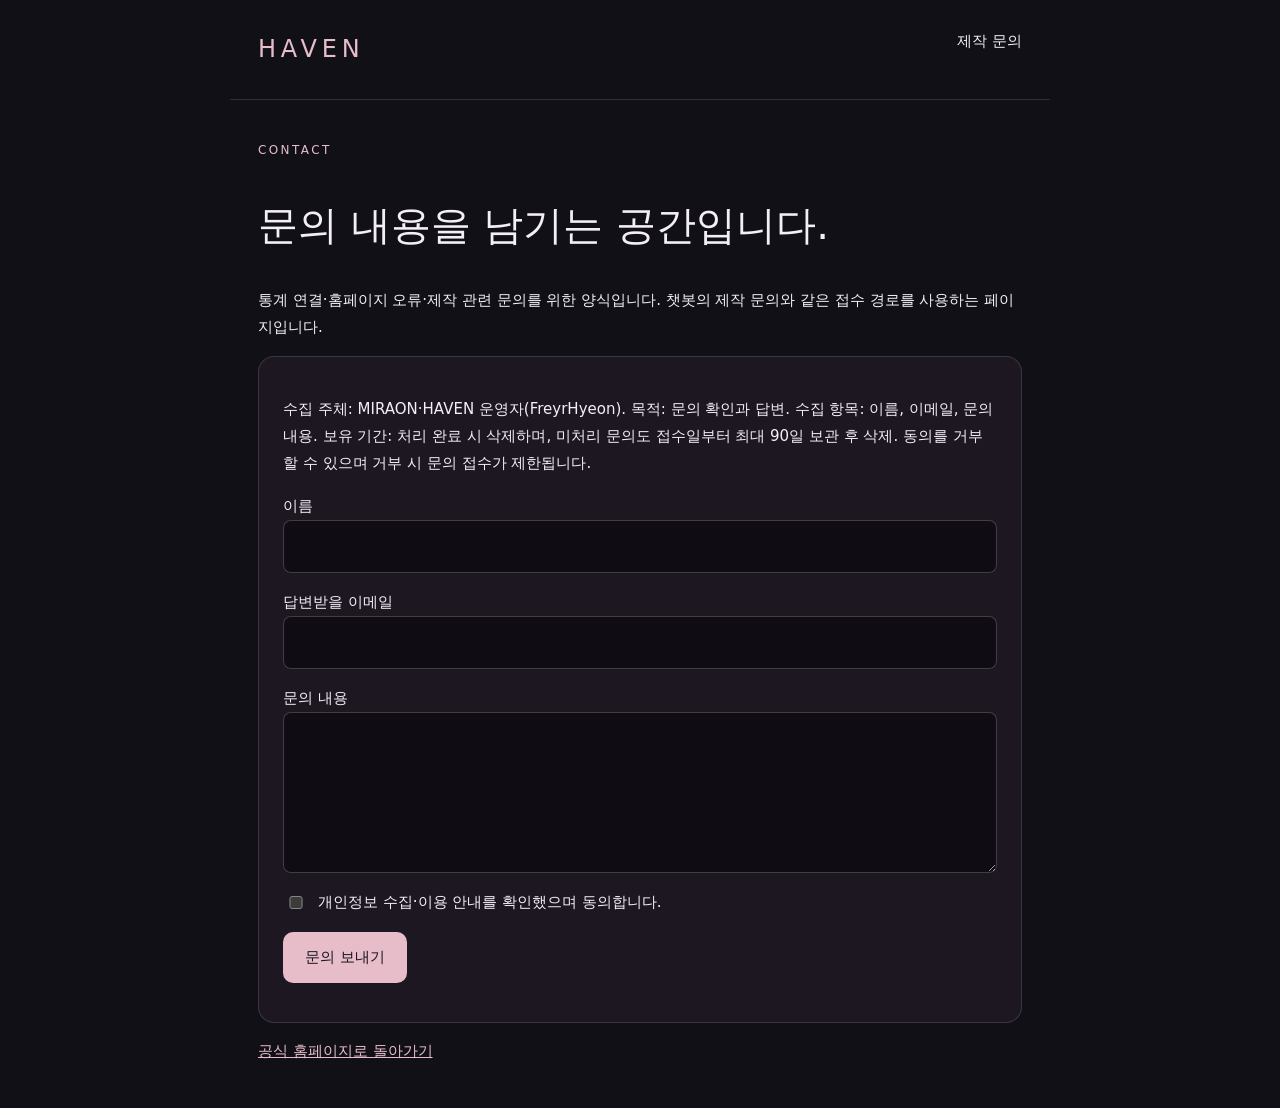
<file: contact.html>
<!doctype html><html lang="ko"><head><meta charset="utf-8"><meta name="viewport" content="width=device-width,initial-scale=1"><meta name="robots" content="noindex"><title>제작 문의 — HAVEN</title><link rel="stylesheet" href="chatbot/contact.css"><script type="module" src="chatbot/contact.js"></script><script type="application/ld+json">{"@context": "https://schema.org", "@graph": [{"@type": "MusicGroup", "@id": "https://freyrhyeon.github.io/HAVEN/#haven", "url": "https://freyrhyeon.github.io/HAVEN/", "name": "HAVEN", "alternateName": "헤이븐", "description": "로엔·유리아·세린·리에라가 함께하는 4인 버추얼 그룹 HAVEN."}, {"@type": "WebSite", "@id": "https://freyrhyeon.github.io/HAVEN/#website", "url": "https://freyrhyeon.github.io/HAVEN/", "name": "HAVEN", "inLanguage": "ko-KR", "publisher": {"@id": "https://freyrhyeon.github.io/HAVEN/#haven"}}, {"@type": "ContactPage", "@id": "https://freyrhyeon.github.io/HAVEN/contact.html#webpage", "url": "https://freyrhyeon.github.io/HAVEN/contact.html", "name": "제작 문의 — HAVEN", "description": "HAVEN의 통계 연결·홈페이지 오류·제작 관련 문의를 접수하는 양식입니다.", "inLanguage": "ko-KR", "isPartOf": {"@id": "https://freyrhyeon.github.io/HAVEN/#website"}, "about": {"@id": "https://freyrhyeon.github.io/HAVEN/#haven"}, "breadcrumb": {"@id": "https://freyrhyeon.github.io/HAVEN/contact.html#breadcrumb"}}, {"@type": "BreadcrumbList", "@id": "https://freyrhyeon.github.io/HAVEN/contact.html#breadcrumb", "itemListElement": [{"@type": "ListItem", "position": 1, "name": "HAVEN", "item": "https://freyrhyeon.github.io/HAVEN/"}, {"@type": "ListItem", "position": 2, "name": "제작 문의", "item": "https://freyrhyeon.github.io/HAVEN/contact.html"}]}]}</script><link rel="canonical" href="https://freyrhyeon.github.io/HAVEN/contact.html"><meta property="og:url" content="https://freyrhyeon.github.io/HAVEN/contact.html"><meta property="og:title" content="제작 문의 — HAVEN"><meta property="og:description" content="HAVEN의 통계 연결·홈페이지 오류·제작 관련 문의를 접수하는 양식입니다."><meta name="description" content="HAVEN의 통계 연결·홈페이지 오류·제작 관련 문의를 접수하는 양식입니다."></head><body><header><a href="index.html">HAVEN</a><span>제작 문의</span></header><main><p class="eyebrow">CONTACT</p><h1>문의 내용을 남기는 공간입니다.</h1><p>통계 연결·홈페이지 오류·제작 관련 문의를 위한 양식입니다. 챗봇의 제작 문의와 같은 접수 경로를 사용하는 페이지입니다.</p><section id="inquiry-root" aria-label="제작 문의 양식"><p role="status">접수 설정을 확인 중입니다.</p></section><p><a href="index.html">공식 홈페이지로 돌아가기</a></p></main></body></html>
</file>
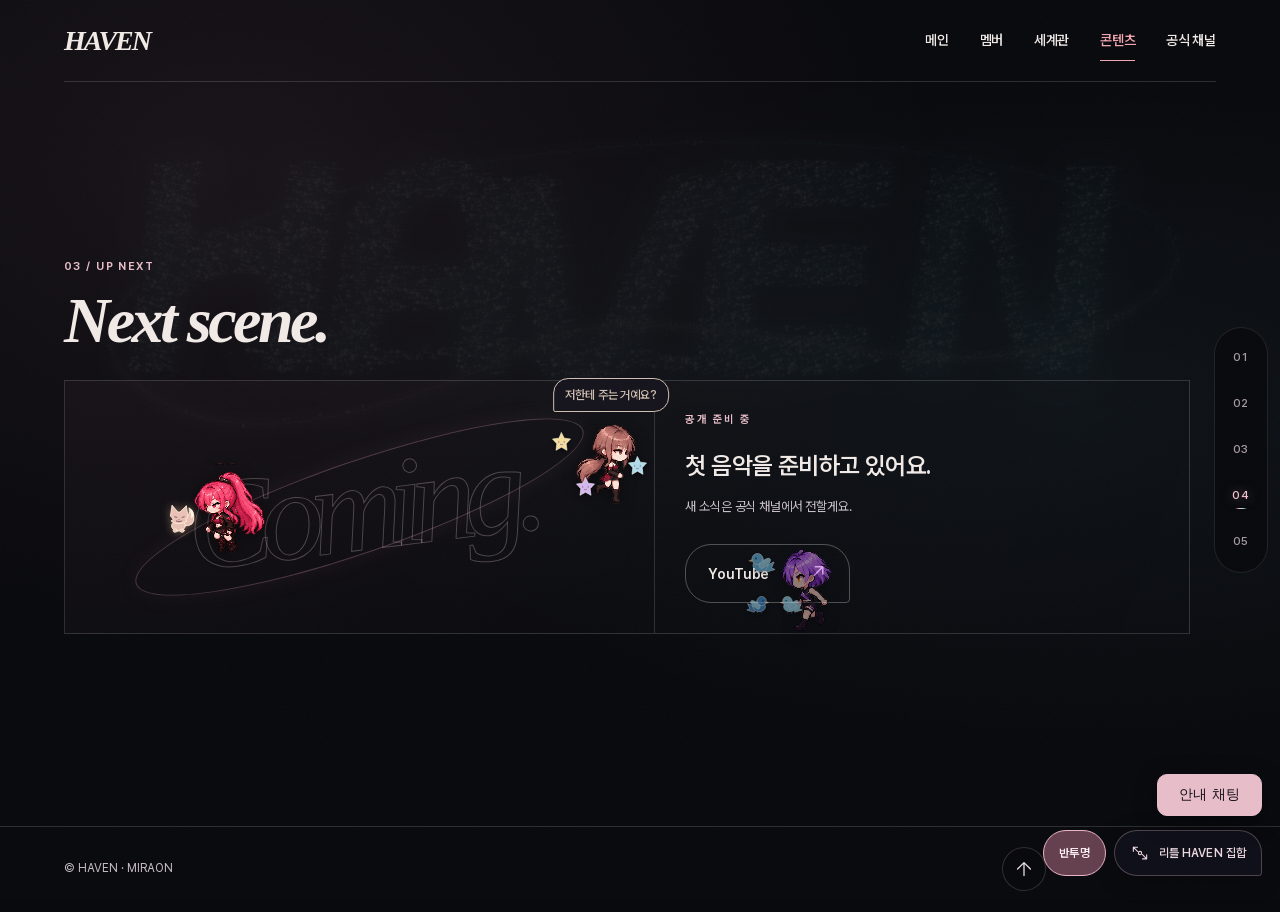
<file: content.html>
<!doctype html><html lang="ko"><head><!-- Google Tag Manager -->
<script>(function(w,d,s,l,i){if(location.protocol==='file:'||['localhost','127.0.0.1'].includes(location.hostname))return;w[l]=w[l]||[];w[l].push({'gtm.start':
new Date().getTime(),event:'gtm.js'});var f=d.getElementsByTagName(s)[0],
j=d.createElement(s),dl=l!='dataLayer'?'&l='+l:'';j.async=true;j.src=
'https://www.googletagmanager.com/gtm.js?id='+i+dl;f.parentNode.insertBefore(j,f);
})(window,document,'script','dataLayer','GTM-NB4JPC3V');</script>
<!-- End Google Tag Manager -->
<meta charset="utf-8"><meta name="viewport" content="width=device-width,initial-scale=1,viewport-fit=cover">
<title>Next scene — HAVEN</title><meta name="description" content="HAVEN의 첫 음악은 공개 준비 중입니다. 새 소식은 공식 채널에서 전합니다.">
<link rel="preload" href="assets/fonts/HAVEN-Sans-subset.woff2" as="font" type="font/woff2" crossorigin><link rel="canonical" href="https://freyrhyeon.github.io/HAVEN/content.html"><meta property="og:url" content="https://freyrhyeon.github.io/HAVEN/content.html"><meta property="og:type" content="website"><meta property="og:title" content="Next scene — HAVEN"><meta property="og:locale" content="ko_KR"><meta name="theme-color" content="#090a0e">
<script type="application/ld+json">{"@context": "https://schema.org", "@graph": [{"@type": "MusicGroup", "@id": "https://freyrhyeon.github.io/HAVEN/#haven", "url": "https://freyrhyeon.github.io/HAVEN/", "name": "HAVEN", "alternateName": "헤이븐", "description": "로엔·유리아·세린·리에라가 함께하는 4인 버추얼 그룹 HAVEN.", "sameAs": ["https://www.youtube.com/@HAVEN-com", "https://www.instagram.com/haven.inst.official/", "https://x.com/HAVEN_xOfficial", "https://www.facebook.com/profile.php?id=61595231855620", "https://blog.naver.com/haven_official_"]}, {"@type": "WebSite", "@id": "https://freyrhyeon.github.io/HAVEN/#website", "url": "https://freyrhyeon.github.io/HAVEN/", "name": "HAVEN", "inLanguage": "ko-KR", "publisher": {"@id": "https://freyrhyeon.github.io/HAVEN/#haven"}}, {"@type": "WebPage", "@id": "https://freyrhyeon.github.io/HAVEN/content.html#webpage", "url": "https://freyrhyeon.github.io/HAVEN/content.html", "name": "Next scene — HAVEN", "description": "HAVEN의 첫 음악은 공개 준비 중입니다. 새 소식은 공식 채널에서 전합니다.", "inLanguage": "ko-KR", "isPartOf": {"@id": "https://freyrhyeon.github.io/HAVEN/#website"}, "about": {"@id": "https://freyrhyeon.github.io/HAVEN/#haven"}, "breadcrumb": {"@id": "https://freyrhyeon.github.io/HAVEN/content.html#breadcrumb"}}, {"@type": "BreadcrumbList", "@id": "https://freyrhyeon.github.io/HAVEN/content.html#breadcrumb", "itemListElement": [{"@type": "ListItem", "position": 1, "name": "HAVEN", "item": "https://freyrhyeon.github.io/HAVEN/"}, {"@type": "ListItem", "position": 2, "name": "콘텐츠", "item": "https://freyrhyeon.github.io/HAVEN/content.html"}]}]}</script><link rel="stylesheet" href="design.css?v=20261026-6"><script type="module" src="chatbot/widget.js?v=20261026-3"></script><meta property="og:description" content="HAVEN의 첫 음악은 공개 준비 중입니다. 새 소식은 공식 채널에서 전합니다."><link rel="expect" href="#page-end" blocking="render"><script>// 개별 HTML 주소를 유지하면서 내부 탐색은 같은 문서 안에서 이어 붙인다.
;(()=>{
 if(!['http:','https:'].includes(location.protocol)){window.HavenNavigate=value=>location.assign(value);return;}
 const root=document.documentElement,reduced=matchMedia('(prefers-reduced-motion: reduce)');
 const order=['index.html','members.html','world.html','content.html','channels.html'];
 const cache=new Map();let sequence=0,activeTransition=null,currentUrl=location.href;
 const file=url=>new URL(url,location.href).pathname.split('/').pop()||'index.html';
 const rank=url=>order.indexOf(file(url));
 const samePage=(a,b)=>file(a)===file(b)&&new URL(a,location.href).search===new URL(b,location.href).search;
 const allowed=url=>url.origin===location.origin&&rank(url.href)>=0&&url.pathname.slice(0,url.pathname.lastIndexOf('/')+1)===location.pathname.slice(0,location.pathname.lastIndexOf('/')+1);
 function localLink(event){
  const a=event.target.closest?.('a[href]');if(!a||a.download||(a.target&&a.target!=='_self'))return null;
  const url=new URL(a.href,location.href);return allowed(url)?url:null;
 }
 function load(url){
  const key=url.origin+url.pathname+url.search;
  if(!cache.has(key)){
   const request=fetch(key,{credentials:'same-origin',headers:{'Accept':'text/html'}}).then(async response=>{
    if(!response.ok)throw Error('페이지 응답 '+response.status);
    const doc=new DOMParser().parseFromString(await response.text(),'text/html');
    if(!doc.querySelector('main')||!doc.body.dataset.page)throw Error('페이지 구조 확인 필요');
    return doc;
   }).catch(error=>{cache.delete(key);throw error;});
   cache.set(key,request);
  }
  return cache.get(key);
 }
 const critical=doc=>[...doc.querySelectorAll('main img')].filter(img=>!img.classList.contains('portrait-alternate')&&(!img.closest('.hero-member-slide')||img.closest('.hero-member-slide').dataset.character==='loen'));
 async function primeImages(doc,url){await Promise.all(critical(doc).map(async img=>{const image=new Image();image.src=new URL(img.getAttribute('src'),url).href;try{await image.decode();}catch{}}));}
 function updateHead(doc){
  document.title=doc.title;
  for(const selector of ['link[rel="canonical"]','meta[name="description"]','meta[property="og:url"]','meta[property="og:title"]','meta[property="og:description"]','script[type="application/ld+json"]']){
   const incoming=doc.querySelector(selector),current=document.querySelector(selector);if(incoming&&current)current.replaceWith(document.importNode(incoming,true));
  }
 }
 function updateNavigation(){
  document.querySelectorAll('.site-header nav a,.section-jump a').forEach(a=>{if(file(a.href)===file(location.href))a.setAttribute('aria-current','page');else a.removeAttribute('aria-current');});
 }
 function positionPage(url,savedY=0){
  const target=url.hash&&document.getElementById(decodeURIComponent(url.hash.slice(1)));
  if(target)target.scrollIntoView({behavior:'instant',block:'start'});else scrollTo({top:savedY,behavior:'instant'});
 }
 async function navigate(value,{historyMode='push',savedY=0}={}){
  const url=new URL(value,location.href);if(!allowed(url))return;
  if(!window.HavenMountPage){location.assign(url.href);return;}
  const token=++sequence,from=currentUrl;activeTransition?.skipTransition();
  document.querySelector('main')?.setAttribute('aria-busy','true');
  try{
   const doc=await load(url);await primeImages(doc,url);await document.fonts.ready;
   if(token!==sequence)return;
   const newMain=document.importNode(doc.querySelector('main'),true);
   newMain.querySelectorAll('.member-card').forEach(card=>card.classList.add('is-visible'));
   root.dataset.pageDirection=rank(url.href)<rank(from)?'back':'forward';
   const update=async()=>{
    window.HavenRouteBusy=true;window.HavenBeforePageSwap?.();
    if(historyMode==='push'){
     history.replaceState({...history.state,havenPage:true,y:scrollY},'',location.href);
     history.pushState({havenPage:true,y:0},'',url.href);
    }else if(historyMode==='replace')history.replaceState({havenPage:true,y:0},'',url.href);
    currentUrl=url.href;document.body.dataset.page=doc.body.dataset.page;
    document.querySelector('main').replaceWith(newMain);updateHead(doc);updateNavigation();
    window.HavenMountPage();positionPage(url,savedY);
    await Promise.all(critical(document).map(img=>img.decode().catch(()=>{})));
   };
   if(document.startViewTransition&&!reduced.matches){
    activeTransition=document.startViewTransition(update);root.classList.add('page-transition-active');
    await activeTransition.finished.catch(()=>{});
   }else{
    await update();
    if(!reduced.matches)await newMain.animate([{transform:'translateY(18px)'},{transform:'translateY(0)'}],{duration:320,easing:'cubic-bezier(.2,.75,.2,1)'}).finished.catch(()=>{});
   }
   if(token!==sequence)return;
   window.HavenRouteBusy=false;root.classList.remove('page-transition-active');activeTransition=null;
   newMain.removeAttribute('aria-busy');newMain.focus({preventScroll:true});
   document.dispatchEvent(new CustomEvent('haven:navigation-complete',{detail:{page:doc.body.dataset.page,url:url.href}}));
  }catch(error){
   if(token!==sequence)return;
   window.HavenRouteBusy=false;root.classList.remove('page-transition-active');document.querySelector('main')?.removeAttribute('aria-busy');
   const status=document.querySelector('#interaction-status');if(status)status.textContent='페이지를 열지 못했어요. 다시 선택해 주세요.';
   console.error('HAVEN 페이지 전환',error);
  }
 }
 window.HavenNavigate=navigate;
 document.addEventListener('click',event=>{
  if(event.defaultPrevented||event.button!==0||event.ctrlKey||event.metaKey||event.shiftKey||event.altKey)return;
  const url=localLink(event);if(!url)return;
  if(url.hash&&samePage(url.href,location.href))return;
  event.preventDefault();
  if(samePage(url.href,location.href)){scrollTo({top:0,behavior:reduced.matches?'instant':'smooth'});return;}
  navigate(url.href);
 });
 function warm(event){if(navigator.connection?.saveData)return;const url=localLink(event);if(url&&!samePage(url.href,location.href))load(url).then(doc=>primeImages(doc,url)).catch(()=>{});}
 document.addEventListener('pointerover',warm,{passive:true});document.addEventListener('focusin',warm);
 addEventListener('popstate',event=>{if(samePage(currentUrl,location.href)){currentUrl=location.href;positionPage(new URL(location.href),event.state?.y||0);return;}navigate(location.href,{historyMode:'pop',savedY:event.state?.y||0});});
 addEventListener('DOMContentLoaded',()=>{history.replaceState({...history.state,havenPage:true,y:scrollY},'',location.href);history.scrollRestoration='manual';});
})();
</script></head><body data-theme="haven" data-page="content"><!-- Google Tag Manager (noscript) -->
<noscript><iframe src="https://www.googletagmanager.com/ns.html?id=GTM-NB4JPC3V"
height="0" width="0" style="display:none;visibility:hidden"></iframe></noscript>
<!-- End Google Tag Manager (noscript) -->
<a class="skip" href="#home">본문으로 바로가기</a><div class="ambient" aria-hidden="true"></div>
<header class="site-header"><a class="brand" href="index.html" aria-label="HAVEN 홈">HAVEN</a><nav aria-label="주요 메뉴"><a href="index.html">메인</a><a href="members.html">멤버</a><a href="world.html">세계관</a><a href="content.html" aria-current="page">콘텐츠</a><a href="channels.html">공식 채널</a></nav></header>
<nav class="section-jump" aria-label="페이지 바로가기"><a href="index.html" aria-label="메인 페이지"><span class="jump-label">메인</span><span class="jump-index" aria-hidden="true">01</span></a><a href="members.html" aria-label="멤버 페이지"><span class="jump-label">멤버</span><span class="jump-index" aria-hidden="true">02</span></a><a href="world.html" aria-label="세계관 페이지"><span class="jump-label">세계관</span><span class="jump-index" aria-hidden="true">03</span></a><a href="content.html" aria-label="콘텐츠 페이지" aria-current="page"><span class="jump-label">콘텐츠</span><span class="jump-index" aria-hidden="true">04</span></a><a href="channels.html" aria-label="공식 채널 페이지"><span class="jump-label">공식 채널</span><span class="jump-index" aria-hidden="true">05</span></a></nav>
<main id="home" tabindex="-1"><div class="chapter-layer"><section id="next" class="section"><div class="section-heading"><div><span class="eyebrow">03 / Up next</span><h1 class="page-heading">Next scene.</h1></div></div><div class="content-panel"><div class="coming-art" aria-hidden="true"><span>Coming.</span></div><div class="coming-copy"><span class="status-tag">공개 준비 중</span><h3>첫 음악을 준비하고 있어요.</h3><p>새 소식은 공식 채널에서 전할게요.</p><a class="btn" data-platform="YouTube" href="https://www.youtube.com/@HAVEN-com" target="_blank" rel="noopener noreferrer">YouTube <span class="arrow">↗</span></a></div></div></section></div></main>
<footer id="page-end" class="site-footer"><span>© HAVEN · MIRAON</span><div class="footer-links"><a class="page-end-link" href="#home" aria-label="맨 위로 이동"><svg class="nav-arrow-icon" viewBox="0 0 24 24" aria-hidden="true" focusable="false"><path d="M12 19V5 M5 12l7-7 7 7"/></svg></a></div></footer>
<button id="little-gather" class="little-gather" type="button" aria-pressed="false" aria-controls="little-haven"><svg viewBox="0 0 24 24" aria-hidden="true"><path d="M4 5h5M4 5v5M20 19h-5M20 19v-5M4 5l5 5M20 19l-5-5"/><circle cx="12" cy="12" r="2"/></svg><span class="gather-label">리틀 HAVEN 집합</span></button><div class="trail-layer" aria-hidden="true"></div><div id="little-haven" class="pet-layer" role="group" aria-label="움직이는 HAVEN 멤버"></div>
<div id="pet-popover" class="pet-popover" hidden><div class="popover-top"><strong>멤버</strong><button data-close-pet aria-label="동작 선택 닫기">×</button></div><div class="actions"><button data-action="wave">인사</button><button data-action="sing">노래 동작</button><button data-action="heart">하트</button><button data-action="dash">휙, 다녀올게!</button></div><small>아직 발매 전이에요. 소리는 재생되지 않아요.</small></div>
<div id="interaction-status" class="sr-only" role="status" aria-live="polite"></div>
<dialog id="profile-dialog" aria-labelledby="profile-title"><button class="close" aria-label="멤버 소개 닫기">×</button><div class="profile-layout"><div class="profile-visual"><img class="profile-photo" alt="" width="960" height="1200"></div><div class="profile-copy"><span class="eyebrow">HAVEN / Member</span><h2 id="profile-title"></h2><div class="ko-name"></div><p class="identity"></p><p class="power"></p><div class="profile-reader" hidden><div class="profile-topics" role="group" aria-label="궁금한 소개 선택"></div><article class="profile-article" id="profile-article" tabindex="0" aria-label="멤버 소개 본문"></article></div><details><summary>세계관과 능력</summary><p class="story"></p></details></div></div></dialog>
<dialog id="channel-dialog" aria-labelledby="channel-title"><button class="close" aria-label="채널 소개 닫기">×</button><div class="channel-viewer"><div class="channel-dialog-art" aria-hidden="true"><span class="channel-dialog-symbol"></span></div><div class="channel-dialog-copy"><span class="eyebrow">HAVEN / Official channel</span><h2 id="channel-title"></h2><p class="channel-dialog-description"></p><a class="btn primary channel-visit" target="_blank" rel="noopener noreferrer">공식 채널로 이동 <span aria-hidden="true">↗</span></a></div></div><div class="channel-viewer-nav"><button class="channel-prev" aria-label="이전 채널">←</button><span class="channel-counter" aria-live="polite"></span><button class="channel-next" aria-label="다음 채널">→</button></div></dialog>

<script>window.HAVEN_MEMBERS=[{"id": "loen", "name": "Loen", "ko": "로엔", "age": 19, "color": "#e7a096", "emote": "♡", "identity": "부드러운 말투 속 또렷한 생각, 편해질수록 드러나는 장난기. 함께할 방향을 먼저 잡는 HAVEN의 리더예요.", "story": "어린 나이에 가문을 맡으며 책임을 배웠어요. 로즈골드 빛은 광속으로 움직이며 로엔의 의지에 따라 반응해요.", "power": "자신의 의지에 따라 움직이는 로즈골드 빛을 다뤄요.", "portrait": "assets/loen-portrait.webp", "hoverPortrait": "assets/loen-portrait-hover.webp", "atlas": "assets/loen-sprite.png", "frames": [{"x": 0, "y": 0, "w": 192, "h": 192}, {"x": 192, "y": 0, "w": 192, "h": 192}, {"x": 384, "y": 0, "w": 192, "h": 192}, {"x": 576, "y": 0, "w": 192, "h": 192}, {"x": 768, "y": 0, "w": 192, "h": 192}, {"x": 960, "y": 0, "w": 192, "h": 192}, {"x": 1152, "y": 0, "w": 192, "h": 192}, {"x": 1344, "y": 0, "w": 192, "h": 192}], "extraAtlas": "assets/loen-reactions.png", "extraFrames": {"drag": [{"x": 0, "y": 0, "w": 192, "h": 192}, {"x": 192, "y": 0, "w": 192, "h": 192}, {"x": 384, "y": 0, "w": 192, "h": 192}, {"x": 576, "y": 0, "w": 192, "h": 192}]}, "poseAtlas": "assets/loen-poses-v3.png", "poseFrames": [{"x": 0, "y": 0, "w": 192, "h": 192, "dx": 0, "dy": 0, "dw": 192, "dh": 192}, {"x": 192, "y": 0, "w": 192, "h": 192, "dx": 0, "dy": 0, "dw": 192, "dh": 192}, {"x": 384, "y": 0, "w": 192, "h": 192, "dx": 0, "dy": 0, "dw": 192, "dh": 192}, {"x": 576, "y": 0, "w": 192, "h": 192, "dx": 0, "dy": 0, "dw": 192, "dh": 192}, {"x": 0, "y": 192, "w": 192, "h": 192, "dx": 0, "dy": 0, "dw": 192, "dh": 192}, {"x": 192, "y": 192, "w": 192, "h": 192, "dx": 0, "dy": 0, "dw": 192, "dh": 192}, {"x": 384, "y": 192, "w": 192, "h": 192, "dx": 0, "dy": 0, "dw": 192, "dh": 192}, {"x": 576, "y": 192, "w": 192, "h": 192, "dx": 0, "dy": 0, "dw": 192, "dh": 192}, {"x": 0, "y": 384, "w": 192, "h": 192, "dx": 0, "dy": 0, "dw": 192, "dh": 192}, {"x": 192, "y": 384, "w": 192, "h": 192, "dx": 0, "dy": 0, "dw": 192, "dh": 192}, {"x": 384, "y": 384, "w": 192, "h": 192, "dx": 0, "dy": 0, "dw": 192, "dh": 192}, {"x": 576, "y": 384, "w": 192, "h": 192, "dx": 0, "dy": 0, "dw": 192, "dh": 192}, {"x": 0, "y": 576, "w": 192, "h": 192, "dx": 0, "dy": 0, "dw": 192, "dh": 192}, {"x": 192, "y": 576, "w": 192, "h": 192, "dx": 0, "dy": 0, "dw": 192, "dh": 192}, {"x": 384, "y": 576, "w": 192, "h": 192, "dx": 0, "dy": 0, "dw": 192, "dh": 192}, {"x": 576, "y": 576, "w": 192, "h": 192, "dx": 0, "dy": 0, "dw": 192, "dh": 192}]}, {"id": "yuria", "name": "Yuria", "ko": "유리아", "age": 21, "color": "#88c6d3", "emote": "!", "identity": "밝고 적극적인 HAVEN의 맏언니. 궁금한 건 직접 묻고, 먼저 다가가 함께 움직여요.", "story": "마탑 수장의 딸이에요. 물을 특히 자유롭게 다루며, 다른 원소도 제어할 수 있어요.", "power": "물에 특화된 원소 제어가 특기예요.", "portrait": "assets/yuria-portrait.webp", "hoverPortrait": "assets/yuria-portrait-hover.webp", "atlas": "assets/yuria-sprite.png", "frames": [{"x": 0, "y": 0, "w": 192, "h": 192}, {"x": 192, "y": 0, "w": 192, "h": 192}, {"x": 384, "y": 0, "w": 192, "h": 192}, {"x": 576, "y": 0, "w": 192, "h": 192}, {"x": 768, "y": 0, "w": 192, "h": 192}, {"x": 960, "y": 0, "w": 192, "h": 192}, {"x": 1152, "y": 0, "w": 192, "h": 192}, {"x": 1344, "y": 0, "w": 192, "h": 192}], "extraAtlas": "assets/yuria-reactions.png", "extraFrames": {"drag": [{"x": 0, "y": 0, "w": 192, "h": 192}, {"x": 192, "y": 0, "w": 192, "h": 192}, {"x": 384, "y": 0, "w": 192, "h": 192}, {"x": 576, "y": 0, "w": 192, "h": 192}]}, "poseAtlas": "assets/yuria-poses-v3.png", "poseFrames": [{"x": 0, "y": 0, "w": 192, "h": 192, "dx": 0, "dy": 0, "dw": 192, "dh": 192}, {"x": 192, "y": 0, "w": 192, "h": 192, "dx": 0, "dy": 0, "dw": 192, "dh": 192}, {"x": 384, "y": 0, "w": 192, "h": 192, "dx": 0, "dy": 0, "dw": 192, "dh": 192}, {"x": 576, "y": 0, "w": 192, "h": 192, "dx": 0, "dy": 0, "dw": 192, "dh": 192}, {"x": 0, "y": 192, "w": 192, "h": 192, "dx": 0, "dy": 0, "dw": 192, "dh": 192}, {"x": 192, "y": 192, "w": 192, "h": 192, "dx": 0, "dy": 0, "dw": 192, "dh": 192}, {"x": 384, "y": 192, "w": 192, "h": 192, "dx": 0, "dy": 0, "dw": 192, "dh": 192}, {"x": 576, "y": 192, "w": 192, "h": 192, "dx": 0, "dy": 0, "dw": 192, "dh": 192}, {"x": 0, "y": 384, "w": 192, "h": 192, "dx": 0, "dy": 0, "dw": 192, "dh": 192}, {"x": 192, "y": 384, "w": 192, "h": 192, "dx": 0, "dy": 0, "dw": 192, "dh": 192}, {"x": 384, "y": 384, "w": 192, "h": 192, "dx": 0, "dy": 0, "dw": 192, "dh": 192}, {"x": 576, "y": 384, "w": 192, "h": 192, "dx": 0, "dy": 0, "dw": 192, "dh": 192}, {"x": 0, "y": 576, "w": 192, "h": 192, "dx": 0, "dy": 0, "dw": 192, "dh": 192}, {"x": 192, "y": 576, "w": 192, "h": 192, "dx": 0, "dy": 0, "dw": 192, "dh": 192}, {"x": 384, "y": 576, "w": 192, "h": 192, "dx": 0, "dy": 0, "dw": 192, "dh": 192}, {"x": 576, "y": 576, "w": 192, "h": 192, "dx": 0, "dy": 0, "dw": 192, "dh": 192}]}, {"id": "serian", "name": "Serin", "ko": "세린", "age": 19, "color": "#c76578", "emote": "✦", "identity": "침착함과 책임감, 조용한 분위기 안의 은근한 장난기. 무대에서는 나른하고 새침한 표현을 보여줘요.", "story": "뇌가 계속 성장하며 염동력에 특화된 능력을 갖게 되었어요. 생각의 힘으로 사물을 움직여요.", "power": "염동력으로 사물을 자유롭게 움직여요.", "portrait": "assets/serian-portrait.webp", "hoverPortrait": "assets/serian-portrait-hover.webp", "atlas": "assets/serian-sprite.png", "frames": [{"x": 0, "y": 0, "w": 192, "h": 192}, {"x": 192, "y": 0, "w": 192, "h": 192}, {"x": 384, "y": 0, "w": 192, "h": 192}, {"x": 576, "y": 0, "w": 192, "h": 192}, {"x": 768, "y": 0, "w": 192, "h": 192}, {"x": 960, "y": 0, "w": 192, "h": 192}, {"x": 1152, "y": 0, "w": 192, "h": 192}, {"x": 1344, "y": 0, "w": 192, "h": 192}], "extraAtlas": "assets/serian-reactions.png", "extraFrames": {"drag": [{"x": 0, "y": 0, "w": 192, "h": 192}, {"x": 192, "y": 0, "w": 192, "h": 192}, {"x": 384, "y": 0, "w": 192, "h": 192}, {"x": 576, "y": 0, "w": 192, "h": 192}]}, "poseAtlas": "assets/serian-poses-v3.png", "poseFrames": [{"x": 0, "y": 0, "w": 192, "h": 192, "dx": 0, "dy": 0, "dw": 192, "dh": 192}, {"x": 192, "y": 0, "w": 192, "h": 192, "dx": 0, "dy": 0, "dw": 192, "dh": 192}, {"x": 384, "y": 0, "w": 192, "h": 192, "dx": 0, "dy": 0, "dw": 192, "dh": 192}, {"x": 576, "y": 0, "w": 192, "h": 192, "dx": 0, "dy": 0, "dw": 192, "dh": 192}, {"x": 0, "y": 192, "w": 192, "h": 192, "dx": 0, "dy": 0, "dw": 192, "dh": 192}, {"x": 192, "y": 192, "w": 192, "h": 192, "dx": 0, "dy": 0, "dw": 192, "dh": 192}, {"x": 384, "y": 192, "w": 192, "h": 192, "dx": 0, "dy": 0, "dw": 192, "dh": 192}, {"x": 576, "y": 192, "w": 192, "h": 192, "dx": 0, "dy": 0, "dw": 192, "dh": 192}, {"x": 0, "y": 384, "w": 192, "h": 192, "dx": 0, "dy": 0, "dw": 192, "dh": 192}, {"x": 192, "y": 384, "w": 192, "h": 192, "dx": 0, "dy": 0, "dw": 192, "dh": 192}, {"x": 384, "y": 384, "w": 192, "h": 192, "dx": 0, "dy": 0, "dw": 192, "dh": 192}, {"x": 576, "y": 384, "w": 192, "h": 192, "dx": 0, "dy": 0, "dw": 192, "dh": 192}, {"x": 0, "y": 576, "w": 192, "h": 192, "dx": 0, "dy": 0, "dw": 192, "dh": 192}, {"x": 192, "y": 576, "w": 192, "h": 192, "dx": 0, "dy": 0, "dw": 192, "dh": 192}, {"x": 384, "y": 576, "w": 192, "h": 192, "dx": 0, "dy": 0, "dw": 192, "dh": 192}, {"x": 576, "y": 576, "w": 192, "h": 192, "dx": 0, "dy": 0, "dw": 192, "dh": 192}]}, {"id": "riela", "name": "Riera", "ko": "리에라", "age": 18, "color": "#d0beb0", "emote": "✧", "identity": "몽환적인 인상과 은근한 미소, 자기 취향이 또렷한 막내. 무대에서는 여유로운 태도와 랩으로 자신을 표현해요.", "story": "리에라의 별들은 저마다 의지가 있어요. 별빛마다 서로 다른 흐름을 지니고 있어요.", "power": "저마다 의지를 지닌 다양한 별빛을 다뤄요.", "portrait": "assets/riela-portrait.webp", "hoverPortrait": "assets/riela-portrait-hover.webp", "atlas": "assets/riela-sprite.png", "frames": [{"x": 0, "y": 0, "w": 192, "h": 192}, {"x": 192, "y": 0, "w": 192, "h": 192}, {"x": 384, "y": 0, "w": 192, "h": 192}, {"x": 576, "y": 0, "w": 192, "h": 192}, {"x": 768, "y": 0, "w": 192, "h": 192}, {"x": 960, "y": 0, "w": 192, "h": 192}, {"x": 1152, "y": 0, "w": 192, "h": 192}, {"x": 1344, "y": 0, "w": 192, "h": 192}], "extraAtlas": "assets/riela-reactions.png", "extraFrames": {"drag": [{"x": 0, "y": 0, "w": 192, "h": 192}, {"x": 192, "y": 0, "w": 192, "h": 192}, {"x": 384, "y": 0, "w": 192, "h": 192}, {"x": 576, "y": 0, "w": 192, "h": 192}], "chase": [{"x": 0, "y": 192, "w": 192, "h": 192}, {"x": 192, "y": 192, "w": 192, "h": 192}, {"x": 384, "y": 192, "w": 192, "h": 192}, {"x": 576, "y": 192, "w": 192, "h": 192}]}, "poseAtlas": "assets/riela-poses-v3.png", "poseFrames": [{"x": 0, "y": 0, "w": 192, "h": 192, "dx": 0, "dy": 0, "dw": 192, "dh": 192}, {"x": 192, "y": 0, "w": 192, "h": 192, "dx": 0, "dy": 0, "dw": 192, "dh": 192}, {"x": 384, "y": 0, "w": 192, "h": 192, "dx": 0, "dy": 0, "dw": 192, "dh": 192}, {"x": 576, "y": 0, "w": 192, "h": 192, "dx": 0, "dy": 0, "dw": 192, "dh": 192}, {"x": 0, "y": 192, "w": 192, "h": 192, "dx": 0, "dy": 0, "dw": 192, "dh": 192}, {"x": 192, "y": 192, "w": 192, "h": 192, "dx": 0, "dy": 0, "dw": 192, "dh": 192}, {"x": 384, "y": 192, "w": 192, "h": 192, "dx": 0, "dy": 0, "dw": 192, "dh": 192}, {"x": 576, "y": 192, "w": 192, "h": 192, "dx": 0, "dy": 0, "dw": 192, "dh": 192}, {"x": 0, "y": 384, "w": 192, "h": 192, "dx": 0, "dy": 0, "dw": 192, "dh": 192}, {"x": 192, "y": 384, "w": 192, "h": 192, "dx": 0, "dy": 0, "dw": 192, "dh": 192}, {"x": 384, "y": 384, "w": 192, "h": 192, "dx": 0, "dy": 0, "dw": 192, "dh": 192}, {"x": 576, "y": 384, "w": 192, "h": 192, "dx": 0, "dy": 0, "dw": 192, "dh": 192}, {"x": 0, "y": 576, "w": 192, "h": 192, "dx": 0, "dy": 0, "dw": 192, "dh": 192}, {"x": 192, "y": 576, "w": 192, "h": 192, "dx": 0, "dy": 0, "dw": 192, "dh": 192}, {"x": 384, "y": 576, "w": 192, "h": 192, "dx": 0, "dy": 0, "dw": 192, "dh": 192}, {"x": 576, "y": 576, "w": 192, "h": 192, "dx": 0, "dy": 0, "dw": 192, "dh": 192}]}];window.HAVEN_THEMES=[{"id": "crest", "title": "레이저 크레스트", "mood": "로즈빛 테일러링", "note": "날카로운 획, 차분한 여백, 로즈골드의 온기.", "color": "#f2a6b2", "accent": "#94ccd2", "bg": "#090a0e", "font": "Georgia", "radius": "3px", "logo": "assets/typography-01.webp"}, {"id": "pulse", "title": "포톤 펄스", "mood": "부드러운 청록의 리듬", "note": "입자의 밀도와 둥근 버튼. 가볍게 번지는 청록빛.", "color": "#9cdae1", "accent": "#efb4b2", "bg": "#081315", "font": "Arial", "radius": "32px", "logo": "assets/typography-02.webp"}, {"id": "impact", "title": "레이저 임팩트", "mood": "강한 붉은 잔광", "note": "굵은 사선, 선명한 대비, 단단하게 끊은 모서리.", "color": "#fb869b", "accent": "#f0d4c6", "bg": "#13090f", "font": "Arial", "radius": "0px", "logo": "assets/typography-03.webp"}, {"id": "signature", "title": "라이트 시그니처", "mood": "빛으로 쓴 서명", "note": "유연한 곡선과 샴페인빛. 여백을 길게 남기는 장면.", "color": "#ebc4aa", "accent": "#c49ba8", "bg": "#100d10", "font": "Georgia", "radius": "22px", "logo": "assets/typography-04.webp"}, {"id": "core", "title": "포톤 코어", "mood": "입자의 질감", "note": "은은한 실버 입자와 따뜻한 중간색. 절제된 광택.", "color": "#d6d0bf", "accent": "#a4c9c9", "bg": "#111211", "font": "Georgia", "radius": "2px", "logo": "assets/typography-05.webp"}, {"id": "beam", "title": "빔 스트럭처", "mood": "정교한 빛의 구조", "note": "수직의 힘과 가는 선. 냉정한 청록에 부드러운 잔광.", "color": "#8cdeec", "accent": "#e0afb9", "bg": "#080e16", "font": "Georgia", "radius": "0px", "logo": "assets/typography-06.webp"}, {"id": "flow", "title": "파티클 플로우", "mood": "유연하게 흐르는 입자", "note": "흐르는 곡선, 푸른 공기, 넓게 열린 둥근 여백.", "color": "#9fd4d5", "accent": "#d7acbc", "bg": "#071112", "font": "Arial", "radius": "30px", "logo": "assets/typography-07.webp"}, {"id": "signal", "title": "레이저 시그널", "mood": "두 빛의 패션 에디토리얼", "note": "분홍과 청록의 교차. 분할된 제목과 대담한 버튼.", "color": "#f2aabb", "accent": "#91d4d9", "bg": "#100b14", "font": "Arial", "radius": "0px", "logo": "assets/typography-08.webp"}];window.HAVEN_CHANNELS=[{"id": "0", "name": "YouTube", "description": "음악 · 무대 · 영상", "url": "https://www.youtube.com/@HAVEN-com", "color": "#f4a9b7", "symbol": "▶"}, {"id": "1", "name": "Instagram", "description": "비주얼 · 짧은 순간", "url": "https://www.instagram.com/haven.inst.official/", "color": "#d6b4e9", "symbol": "◎"}, {"id": "2", "name": "X", "description": "소식 · 대화", "url": "https://x.com/HAVEN_xOfficial", "color": "#a8dce6", "symbol": "X"}, {"id": "3", "name": "Facebook", "description": "활동 소식", "url": "https://www.facebook.com/profile.php?id=61595231855620", "color": "#acc5ef", "symbol": "f"}, {"id": "4", "name": "네이버 블로그", "description": "HAVEN의 기록", "url": "https://blog.naver.com/haven_official_", "color": "#b5ddc5", "symbol": "B"}];</script><script>window.HAVEN_WORLD_DETAILS={"loen": "로즈골드 빛은 광속으로 움직이며, 로엔의 의지에 따라 반응해요.", "yuria": "물을 특히 자유롭게 다루고, 다른 원소도 제어할 수 있어요.", "serian": "뇌의 성장이 멈추지 않아 염동력에 특화된 발전을 이룬 멤버예요.", "riela": "다양한 별빛을 다뤄요. 별들은 저마다 의지를 지니고 있어요."};</script><script src="app.js?v=20261026-6" defer blocking="render"></script></body></html>
</file>
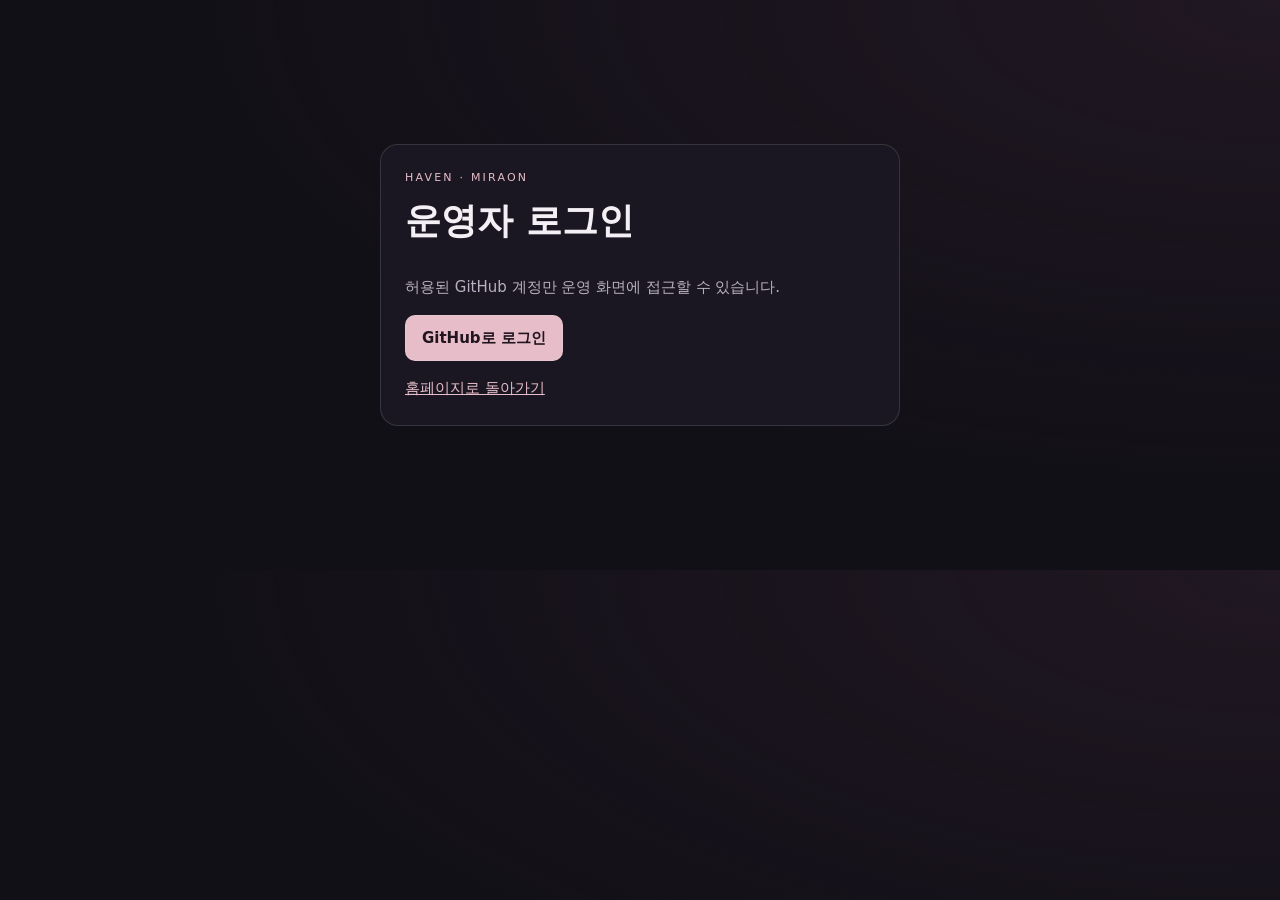
<file: manage.html>
<!doctype html><html lang="ko"><head><meta charset="utf-8"><meta name="viewport" content="width=device-width,initial-scale=1"><meta name="robots" content="noindex,nofollow,noarchive"><meta name="referrer" content="no-referrer"><title>운영자 로그인 — HAVEN</title><link rel="stylesheet" href="chatbot/manage.css"><script type="module" src="chatbot/manage.js?v=20261026-4"></script></head><body><main id="manage-root"><section class="login card"><p class="eyebrow">HAVEN · MIRAON</p><h1>운영자 로그인</h1><p>허용된 GitHub 계정만 운영 화면에 접근할 수 있습니다.</p><button id="github-login" class="primary" disabled>GitHub로 로그인</button><p id="login-status" role="status"></p><a href="index.html">홈페이지로 돌아가기</a></section></main></body></html>
</file>
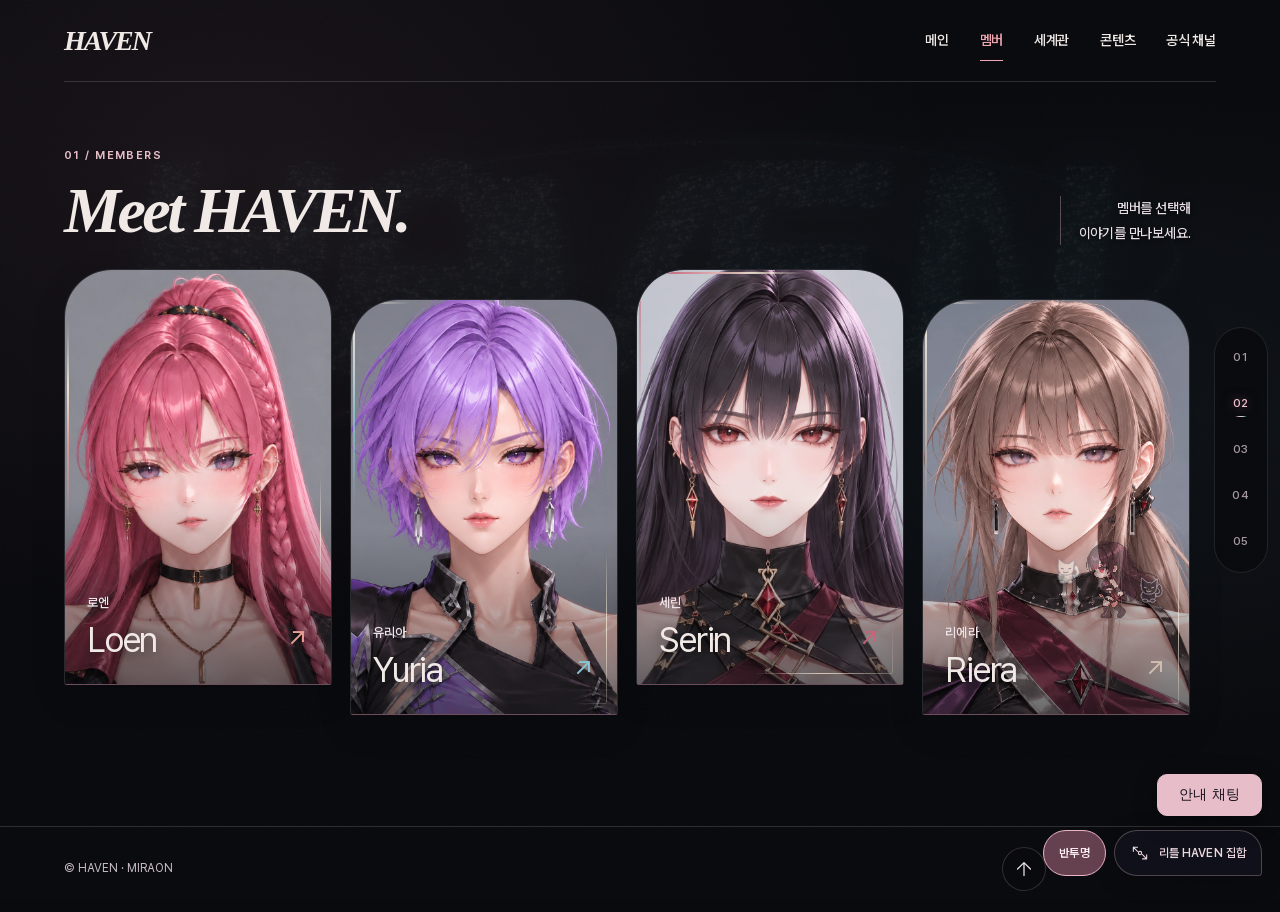
<file: members.html>
<!doctype html><html lang="ko"><head><!-- Google Tag Manager -->
<script>(function(w,d,s,l,i){if(location.protocol==='file:'||['localhost','127.0.0.1'].includes(location.hostname))return;w[l]=w[l]||[];w[l].push({'gtm.start':
new Date().getTime(),event:'gtm.js'});var f=d.getElementsByTagName(s)[0],
j=d.createElement(s),dl=l!='dataLayer'?'&l='+l:'';j.async=true;j.src=
'https://www.googletagmanager.com/gtm.js?id='+i+dl;f.parentNode.insertBefore(j,f);
})(window,document,'script','dataLayer','GTM-NB4JPC3V');</script>
<!-- End Google Tag Manager -->
<meta charset="utf-8"><meta name="viewport" content="width=device-width,initial-scale=1,viewport-fit=cover">
<title>Members — HAVEN</title><meta name="description" content="HAVEN 네 멤버의 성격과 이야기, 능력을 만나보세요.">
<link rel="preload" href="assets/fonts/HAVEN-Sans-subset.woff2" as="font" type="font/woff2" crossorigin><link rel="canonical" href="https://freyrhyeon.github.io/HAVEN/members.html"><meta property="og:url" content="https://freyrhyeon.github.io/HAVEN/members.html"><meta property="og:type" content="website"><meta property="og:title" content="Members — HAVEN"><meta property="og:locale" content="ko_KR"><meta name="theme-color" content="#090a0e">
<script type="application/ld+json">{"@context": "https://schema.org", "@graph": [{"@type": "MusicGroup", "@id": "https://freyrhyeon.github.io/HAVEN/#haven", "url": "https://freyrhyeon.github.io/HAVEN/", "name": "HAVEN", "alternateName": "헤이븐", "description": "로엔·유리아·세린·리에라가 함께하는 4인 버추얼 그룹 HAVEN.", "sameAs": ["https://www.youtube.com/@HAVEN-com", "https://www.instagram.com/haven.inst.official/", "https://x.com/HAVEN_xOfficial", "https://www.facebook.com/profile.php?id=61595231855620", "https://blog.naver.com/haven_official_"], "member": [{"@id": "https://freyrhyeon.github.io/HAVEN/#loen"}, {"@id": "https://freyrhyeon.github.io/HAVEN/#yuria"}, {"@id": "https://freyrhyeon.github.io/HAVEN/#serian"}, {"@id": "https://freyrhyeon.github.io/HAVEN/#riela"}]}, {"@type": "WebSite", "@id": "https://freyrhyeon.github.io/HAVEN/#website", "url": "https://freyrhyeon.github.io/HAVEN/", "name": "HAVEN", "inLanguage": "ko-KR", "publisher": {"@id": "https://freyrhyeon.github.io/HAVEN/#haven"}}, {"@type": "CollectionPage", "@id": "https://freyrhyeon.github.io/HAVEN/members.html#webpage", "url": "https://freyrhyeon.github.io/HAVEN/members.html", "name": "Members — HAVEN", "description": "HAVEN 네 멤버의 성격과 이야기, 능력을 만나보세요.", "inLanguage": "ko-KR", "isPartOf": {"@id": "https://freyrhyeon.github.io/HAVEN/#website"}, "about": {"@id": "https://freyrhyeon.github.io/HAVEN/#haven"}, "mainEntity": {"@id": "https://freyrhyeon.github.io/HAVEN/members.html#members"}, "breadcrumb": {"@id": "https://freyrhyeon.github.io/HAVEN/members.html#breadcrumb"}}, {"@type": "ItemList", "@id": "https://freyrhyeon.github.io/HAVEN/members.html#members", "name": "HAVEN 멤버", "numberOfItems": 4, "itemListElement": [{"@type": "ListItem", "position": 1, "item": {"@id": "https://freyrhyeon.github.io/HAVEN/#loen"}}, {"@type": "ListItem", "position": 2, "item": {"@id": "https://freyrhyeon.github.io/HAVEN/#yuria"}}, {"@type": "ListItem", "position": 3, "item": {"@id": "https://freyrhyeon.github.io/HAVEN/#serian"}}, {"@type": "ListItem", "position": 4, "item": {"@id": "https://freyrhyeon.github.io/HAVEN/#riela"}}]}, {"@type": "Person", "@id": "https://freyrhyeon.github.io/HAVEN/#loen", "name": "로엔", "alternateName": "Loen", "url": "https://freyrhyeon.github.io/HAVEN/members.html?member=loen", "image": "https://freyrhyeon.github.io/HAVEN/assets/loen-portrait.webp", "description": "HAVEN의 버추얼 캐릭터. 부드러운 말투 속 또렷한 생각, 편해질수록 드러나는 장난기. 함께할 방향을 먼저 잡는 HAVEN의 리더예요. 자신의 의지에 따라 움직이는 로즈골드 빛을 다뤄요.", "memberOf": {"@id": "https://freyrhyeon.github.io/HAVEN/#haven"}}, {"@type": "Person", "@id": "https://freyrhyeon.github.io/HAVEN/#yuria", "name": "유리아", "alternateName": "Yuria", "url": "https://freyrhyeon.github.io/HAVEN/members.html?member=yuria", "image": "https://freyrhyeon.github.io/HAVEN/assets/yuria-portrait.webp", "description": "HAVEN의 버추얼 캐릭터. 밝고 적극적인 HAVEN의 맏언니. 궁금한 건 직접 묻고, 먼저 다가가 함께 움직여요. 물에 특화된 원소 제어가 특기예요.", "memberOf": {"@id": "https://freyrhyeon.github.io/HAVEN/#haven"}}, {"@type": "Person", "@id": "https://freyrhyeon.github.io/HAVEN/#serian", "name": "세린", "alternateName": "Serin", "url": "https://freyrhyeon.github.io/HAVEN/members.html?member=serian", "image": "https://freyrhyeon.github.io/HAVEN/assets/serian-portrait.webp", "description": "HAVEN의 버추얼 캐릭터. 침착함과 책임감, 조용한 분위기 안의 은근한 장난기. 무대에서는 나른하고 새침한 표현을 보여줘요. 염동력으로 사물을 자유롭게 움직여요.", "memberOf": {"@id": "https://freyrhyeon.github.io/HAVEN/#haven"}}, {"@type": "Person", "@id": "https://freyrhyeon.github.io/HAVEN/#riela", "name": "리에라", "alternateName": "Riera", "url": "https://freyrhyeon.github.io/HAVEN/members.html?member=riela", "image": "https://freyrhyeon.github.io/HAVEN/assets/riela-portrait.webp", "description": "HAVEN의 버추얼 캐릭터. 몽환적인 인상과 은근한 미소, 자기 취향이 또렷한 막내. 무대에서는 여유로운 태도와 랩으로 자신을 표현해요. 저마다 의지를 지닌 다양한 별빛을 다뤄요.", "memberOf": {"@id": "https://freyrhyeon.github.io/HAVEN/#haven"}}, {"@type": "BreadcrumbList", "@id": "https://freyrhyeon.github.io/HAVEN/members.html#breadcrumb", "itemListElement": [{"@type": "ListItem", "position": 1, "name": "HAVEN", "item": "https://freyrhyeon.github.io/HAVEN/"}, {"@type": "ListItem", "position": 2, "name": "멤버", "item": "https://freyrhyeon.github.io/HAVEN/members.html"}]}]}</script><link rel="stylesheet" href="design.css?v=20261026-6"><script type="module" src="chatbot/widget.js?v=20261026-3"></script><meta property="og:description" content="HAVEN 네 멤버의 성격과 이야기, 능력을 만나보세요."><link rel="expect" href="#page-end" blocking="render"><script>// 개별 HTML 주소를 유지하면서 내부 탐색은 같은 문서 안에서 이어 붙인다.
;(()=>{
 if(!['http:','https:'].includes(location.protocol)){window.HavenNavigate=value=>location.assign(value);return;}
 const root=document.documentElement,reduced=matchMedia('(prefers-reduced-motion: reduce)');
 const order=['index.html','members.html','world.html','content.html','channels.html'];
 const cache=new Map();let sequence=0,activeTransition=null,currentUrl=location.href;
 const file=url=>new URL(url,location.href).pathname.split('/').pop()||'index.html';
 const rank=url=>order.indexOf(file(url));
 const samePage=(a,b)=>file(a)===file(b)&&new URL(a,location.href).search===new URL(b,location.href).search;
 const allowed=url=>url.origin===location.origin&&rank(url.href)>=0&&url.pathname.slice(0,url.pathname.lastIndexOf('/')+1)===location.pathname.slice(0,location.pathname.lastIndexOf('/')+1);
 function localLink(event){
  const a=event.target.closest?.('a[href]');if(!a||a.download||(a.target&&a.target!=='_self'))return null;
  const url=new URL(a.href,location.href);return allowed(url)?url:null;
 }
 function load(url){
  const key=url.origin+url.pathname+url.search;
  if(!cache.has(key)){
   const request=fetch(key,{credentials:'same-origin',headers:{'Accept':'text/html'}}).then(async response=>{
    if(!response.ok)throw Error('페이지 응답 '+response.status);
    const doc=new DOMParser().parseFromString(await response.text(),'text/html');
    if(!doc.querySelector('main')||!doc.body.dataset.page)throw Error('페이지 구조 확인 필요');
    return doc;
   }).catch(error=>{cache.delete(key);throw error;});
   cache.set(key,request);
  }
  return cache.get(key);
 }
 const critical=doc=>[...doc.querySelectorAll('main img')].filter(img=>!img.classList.contains('portrait-alternate')&&(!img.closest('.hero-member-slide')||img.closest('.hero-member-slide').dataset.character==='loen'));
 async function primeImages(doc,url){await Promise.all(critical(doc).map(async img=>{const image=new Image();image.src=new URL(img.getAttribute('src'),url).href;try{await image.decode();}catch{}}));}
 function updateHead(doc){
  document.title=doc.title;
  for(const selector of ['link[rel="canonical"]','meta[name="description"]','meta[property="og:url"]','meta[property="og:title"]','meta[property="og:description"]','script[type="application/ld+json"]']){
   const incoming=doc.querySelector(selector),current=document.querySelector(selector);if(incoming&&current)current.replaceWith(document.importNode(incoming,true));
  }
 }
 function updateNavigation(){
  document.querySelectorAll('.site-header nav a,.section-jump a').forEach(a=>{if(file(a.href)===file(location.href))a.setAttribute('aria-current','page');else a.removeAttribute('aria-current');});
 }
 function positionPage(url,savedY=0){
  const target=url.hash&&document.getElementById(decodeURIComponent(url.hash.slice(1)));
  if(target)target.scrollIntoView({behavior:'instant',block:'start'});else scrollTo({top:savedY,behavior:'instant'});
 }
 async function navigate(value,{historyMode='push',savedY=0}={}){
  const url=new URL(value,location.href);if(!allowed(url))return;
  if(!window.HavenMountPage){location.assign(url.href);return;}
  const token=++sequence,from=currentUrl;activeTransition?.skipTransition();
  document.querySelector('main')?.setAttribute('aria-busy','true');
  try{
   const doc=await load(url);await primeImages(doc,url);await document.fonts.ready;
   if(token!==sequence)return;
   const newMain=document.importNode(doc.querySelector('main'),true);
   newMain.querySelectorAll('.member-card').forEach(card=>card.classList.add('is-visible'));
   root.dataset.pageDirection=rank(url.href)<rank(from)?'back':'forward';
   const update=async()=>{
    window.HavenRouteBusy=true;window.HavenBeforePageSwap?.();
    if(historyMode==='push'){
     history.replaceState({...history.state,havenPage:true,y:scrollY},'',location.href);
     history.pushState({havenPage:true,y:0},'',url.href);
    }else if(historyMode==='replace')history.replaceState({havenPage:true,y:0},'',url.href);
    currentUrl=url.href;document.body.dataset.page=doc.body.dataset.page;
    document.querySelector('main').replaceWith(newMain);updateHead(doc);updateNavigation();
    window.HavenMountPage();positionPage(url,savedY);
    await Promise.all(critical(document).map(img=>img.decode().catch(()=>{})));
   };
   if(document.startViewTransition&&!reduced.matches){
    activeTransition=document.startViewTransition(update);root.classList.add('page-transition-active');
    await activeTransition.finished.catch(()=>{});
   }else{
    await update();
    if(!reduced.matches)await newMain.animate([{transform:'translateY(18px)'},{transform:'translateY(0)'}],{duration:320,easing:'cubic-bezier(.2,.75,.2,1)'}).finished.catch(()=>{});
   }
   if(token!==sequence)return;
   window.HavenRouteBusy=false;root.classList.remove('page-transition-active');activeTransition=null;
   newMain.removeAttribute('aria-busy');newMain.focus({preventScroll:true});
   document.dispatchEvent(new CustomEvent('haven:navigation-complete',{detail:{page:doc.body.dataset.page,url:url.href}}));
  }catch(error){
   if(token!==sequence)return;
   window.HavenRouteBusy=false;root.classList.remove('page-transition-active');document.querySelector('main')?.removeAttribute('aria-busy');
   const status=document.querySelector('#interaction-status');if(status)status.textContent='페이지를 열지 못했어요. 다시 선택해 주세요.';
   console.error('HAVEN 페이지 전환',error);
  }
 }
 window.HavenNavigate=navigate;
 document.addEventListener('click',event=>{
  if(event.defaultPrevented||event.button!==0||event.ctrlKey||event.metaKey||event.shiftKey||event.altKey)return;
  const url=localLink(event);if(!url)return;
  if(url.hash&&samePage(url.href,location.href))return;
  event.preventDefault();
  if(samePage(url.href,location.href)){scrollTo({top:0,behavior:reduced.matches?'instant':'smooth'});return;}
  navigate(url.href);
 });
 function warm(event){if(navigator.connection?.saveData)return;const url=localLink(event);if(url&&!samePage(url.href,location.href))load(url).then(doc=>primeImages(doc,url)).catch(()=>{});}
 document.addEventListener('pointerover',warm,{passive:true});document.addEventListener('focusin',warm);
 addEventListener('popstate',event=>{if(samePage(currentUrl,location.href)){currentUrl=location.href;positionPage(new URL(location.href),event.state?.y||0);return;}navigate(location.href,{historyMode:'pop',savedY:event.state?.y||0});});
 addEventListener('DOMContentLoaded',()=>{history.replaceState({...history.state,havenPage:true,y:scrollY},'',location.href);history.scrollRestoration='manual';});
})();
</script></head><body data-theme="haven" data-page="members"><!-- Google Tag Manager (noscript) -->
<noscript><iframe src="https://www.googletagmanager.com/ns.html?id=GTM-NB4JPC3V"
height="0" width="0" style="display:none;visibility:hidden"></iframe></noscript>
<!-- End Google Tag Manager (noscript) -->
<a class="skip" href="#home">본문으로 바로가기</a><div class="ambient" aria-hidden="true"></div>
<header class="site-header"><a class="brand" href="index.html" aria-label="HAVEN 홈">HAVEN</a><nav aria-label="주요 메뉴"><a href="index.html">메인</a><a href="members.html" aria-current="page">멤버</a><a href="world.html">세계관</a><a href="content.html">콘텐츠</a><a href="channels.html">공식 채널</a></nav></header>
<nav class="section-jump" aria-label="페이지 바로가기"><a href="index.html" aria-label="메인 페이지"><span class="jump-label">메인</span><span class="jump-index" aria-hidden="true">01</span></a><a href="members.html" aria-label="멤버 페이지" aria-current="page"><span class="jump-label">멤버</span><span class="jump-index" aria-hidden="true">02</span></a><a href="world.html" aria-label="세계관 페이지"><span class="jump-label">세계관</span><span class="jump-index" aria-hidden="true">03</span></a><a href="content.html" aria-label="콘텐츠 페이지"><span class="jump-label">콘텐츠</span><span class="jump-index" aria-hidden="true">04</span></a><a href="channels.html" aria-label="공식 채널 페이지"><span class="jump-label">공식 채널</span><span class="jump-index" aria-hidden="true">05</span></a></nav>
<main id="home" tabindex="-1"><div class="chapter-layer"><section id="members" class="section members-section"><div class="section-heading"><div><span class="eyebrow">01 / Members</span><h1 class="page-heading">Meet HAVEN.</h1></div><p class="section-note">멤버를 선택해<br>이야기를 만나보세요.</p></div><div class="members"><button class="member-card" data-member="loen" style="--member:#e7a096" aria-label="로엔 소개 보기"><img class="portrait-base" src="assets/loen-portrait.webp" alt="" loading="lazy" width="960" height="1200"><img class="portrait-alternate" src="assets/loen-portrait-hover.webp" alt="" loading="lazy" width="960" height="1200" decoding="async"><span class="member-caption"><span><small>로엔</small><strong>Loen</strong></span><span class="member-arrow" aria-hidden="true">↗</span></span></button><button class="member-card" data-member="yuria" style="--member:#88c6d3" aria-label="유리아 소개 보기"><img class="portrait-base" src="assets/yuria-portrait.webp" alt="" loading="lazy" width="960" height="1200"><img class="portrait-alternate" src="assets/yuria-portrait-hover.webp" alt="" loading="lazy" width="960" height="1200" decoding="async"><span class="member-caption"><span><small>유리아</small><strong>Yuria</strong></span><span class="member-arrow" aria-hidden="true">↗</span></span></button><button class="member-card" data-member="serian" style="--member:#c76578" aria-label="세린 소개 보기"><img class="portrait-base" src="assets/serian-portrait.webp" alt="" loading="lazy" width="960" height="1200"><img class="portrait-alternate" src="assets/serian-portrait-hover.webp" alt="" loading="lazy" width="960" height="1200" decoding="async"><span class="member-caption"><span><small>세린</small><strong>Serin</strong></span><span class="member-arrow" aria-hidden="true">↗</span></span></button><button class="member-card" data-member="riela" style="--member:#d0beb0" aria-label="리에라 소개 보기"><img class="portrait-base" src="assets/riela-portrait.webp" alt="" loading="lazy" width="960" height="1200"><img class="portrait-alternate" src="assets/riela-portrait-hover.webp" alt="" loading="lazy" width="960" height="1200" decoding="async"><span class="member-caption"><span><small>리에라</small><strong>Riera</strong></span><span class="member-arrow" aria-hidden="true">↗</span></span></button></div></section></div></main>
<footer id="page-end" class="site-footer"><span>© HAVEN · MIRAON</span><div class="footer-links"><a class="page-end-link" href="#home" aria-label="맨 위로 이동"><svg class="nav-arrow-icon" viewBox="0 0 24 24" aria-hidden="true" focusable="false"><path d="M12 19V5 M5 12l7-7 7 7"/></svg></a></div></footer>
<button id="little-gather" class="little-gather" type="button" aria-pressed="false" aria-controls="little-haven"><svg viewBox="0 0 24 24" aria-hidden="true"><path d="M4 5h5M4 5v5M20 19h-5M20 19v-5M4 5l5 5M20 19l-5-5"/><circle cx="12" cy="12" r="2"/></svg><span class="gather-label">리틀 HAVEN 집합</span></button><div class="trail-layer" aria-hidden="true"></div><div id="little-haven" class="pet-layer" role="group" aria-label="움직이는 HAVEN 멤버"></div>
<div id="pet-popover" class="pet-popover" hidden><div class="popover-top"><strong>멤버</strong><button data-close-pet aria-label="동작 선택 닫기">×</button></div><div class="actions"><button data-action="wave">인사</button><button data-action="sing">노래 동작</button><button data-action="heart">하트</button><button data-action="dash">휙, 다녀올게!</button></div><small>아직 발매 전이에요. 소리는 재생되지 않아요.</small></div>
<div id="interaction-status" class="sr-only" role="status" aria-live="polite"></div>
<dialog id="profile-dialog" aria-labelledby="profile-title"><button class="close" aria-label="멤버 소개 닫기">×</button><div class="profile-layout"><div class="profile-visual"><img class="profile-photo" alt="" width="960" height="1200"></div><div class="profile-copy"><span class="eyebrow">HAVEN / Member</span><h2 id="profile-title"></h2><div class="ko-name"></div><p class="identity"></p><p class="power"></p><div class="profile-reader" hidden><div class="profile-topics" role="group" aria-label="궁금한 소개 선택"></div><article class="profile-article" id="profile-article" tabindex="0" aria-label="멤버 소개 본문"></article></div><details><summary>세계관과 능력</summary><p class="story"></p></details></div></div></dialog>
<dialog id="channel-dialog" aria-labelledby="channel-title"><button class="close" aria-label="채널 소개 닫기">×</button><div class="channel-viewer"><div class="channel-dialog-art" aria-hidden="true"><span class="channel-dialog-symbol"></span></div><div class="channel-dialog-copy"><span class="eyebrow">HAVEN / Official channel</span><h2 id="channel-title"></h2><p class="channel-dialog-description"></p><a class="btn primary channel-visit" target="_blank" rel="noopener noreferrer">공식 채널로 이동 <span aria-hidden="true">↗</span></a></div></div><div class="channel-viewer-nav"><button class="channel-prev" aria-label="이전 채널">←</button><span class="channel-counter" aria-live="polite"></span><button class="channel-next" aria-label="다음 채널">→</button></div></dialog>

<script>window.HAVEN_MEMBERS=[{"id": "loen", "name": "Loen", "ko": "로엔", "age": 19, "color": "#e7a096", "emote": "♡", "identity": "부드러운 말투 속 또렷한 생각, 편해질수록 드러나는 장난기. 함께할 방향을 먼저 잡는 HAVEN의 리더예요.", "story": "어린 나이에 가문을 맡으며 책임을 배웠어요. 로즈골드 빛은 광속으로 움직이며 로엔의 의지에 따라 반응해요.", "power": "자신의 의지에 따라 움직이는 로즈골드 빛을 다뤄요.", "portrait": "assets/loen-portrait.webp", "hoverPortrait": "assets/loen-portrait-hover.webp", "atlas": "assets/loen-sprite.png", "frames": [{"x": 0, "y": 0, "w": 192, "h": 192}, {"x": 192, "y": 0, "w": 192, "h": 192}, {"x": 384, "y": 0, "w": 192, "h": 192}, {"x": 576, "y": 0, "w": 192, "h": 192}, {"x": 768, "y": 0, "w": 192, "h": 192}, {"x": 960, "y": 0, "w": 192, "h": 192}, {"x": 1152, "y": 0, "w": 192, "h": 192}, {"x": 1344, "y": 0, "w": 192, "h": 192}], "extraAtlas": "assets/loen-reactions.png", "extraFrames": {"drag": [{"x": 0, "y": 0, "w": 192, "h": 192}, {"x": 192, "y": 0, "w": 192, "h": 192}, {"x": 384, "y": 0, "w": 192, "h": 192}, {"x": 576, "y": 0, "w": 192, "h": 192}]}, "poseAtlas": "assets/loen-poses-v3.png", "poseFrames": [{"x": 0, "y": 0, "w": 192, "h": 192, "dx": 0, "dy": 0, "dw": 192, "dh": 192}, {"x": 192, "y": 0, "w": 192, "h": 192, "dx": 0, "dy": 0, "dw": 192, "dh": 192}, {"x": 384, "y": 0, "w": 192, "h": 192, "dx": 0, "dy": 0, "dw": 192, "dh": 192}, {"x": 576, "y": 0, "w": 192, "h": 192, "dx": 0, "dy": 0, "dw": 192, "dh": 192}, {"x": 0, "y": 192, "w": 192, "h": 192, "dx": 0, "dy": 0, "dw": 192, "dh": 192}, {"x": 192, "y": 192, "w": 192, "h": 192, "dx": 0, "dy": 0, "dw": 192, "dh": 192}, {"x": 384, "y": 192, "w": 192, "h": 192, "dx": 0, "dy": 0, "dw": 192, "dh": 192}, {"x": 576, "y": 192, "w": 192, "h": 192, "dx": 0, "dy": 0, "dw": 192, "dh": 192}, {"x": 0, "y": 384, "w": 192, "h": 192, "dx": 0, "dy": 0, "dw": 192, "dh": 192}, {"x": 192, "y": 384, "w": 192, "h": 192, "dx": 0, "dy": 0, "dw": 192, "dh": 192}, {"x": 384, "y": 384, "w": 192, "h": 192, "dx": 0, "dy": 0, "dw": 192, "dh": 192}, {"x": 576, "y": 384, "w": 192, "h": 192, "dx": 0, "dy": 0, "dw": 192, "dh": 192}, {"x": 0, "y": 576, "w": 192, "h": 192, "dx": 0, "dy": 0, "dw": 192, "dh": 192}, {"x": 192, "y": 576, "w": 192, "h": 192, "dx": 0, "dy": 0, "dw": 192, "dh": 192}, {"x": 384, "y": 576, "w": 192, "h": 192, "dx": 0, "dy": 0, "dw": 192, "dh": 192}, {"x": 576, "y": 576, "w": 192, "h": 192, "dx": 0, "dy": 0, "dw": 192, "dh": 192}]}, {"id": "yuria", "name": "Yuria", "ko": "유리아", "age": 21, "color": "#88c6d3", "emote": "!", "identity": "밝고 적극적인 HAVEN의 맏언니. 궁금한 건 직접 묻고, 먼저 다가가 함께 움직여요.", "story": "마탑 수장의 딸이에요. 물을 특히 자유롭게 다루며, 다른 원소도 제어할 수 있어요.", "power": "물에 특화된 원소 제어가 특기예요.", "portrait": "assets/yuria-portrait.webp", "hoverPortrait": "assets/yuria-portrait-hover.webp", "atlas": "assets/yuria-sprite.png", "frames": [{"x": 0, "y": 0, "w": 192, "h": 192}, {"x": 192, "y": 0, "w": 192, "h": 192}, {"x": 384, "y": 0, "w": 192, "h": 192}, {"x": 576, "y": 0, "w": 192, "h": 192}, {"x": 768, "y": 0, "w": 192, "h": 192}, {"x": 960, "y": 0, "w": 192, "h": 192}, {"x": 1152, "y": 0, "w": 192, "h": 192}, {"x": 1344, "y": 0, "w": 192, "h": 192}], "extraAtlas": "assets/yuria-reactions.png", "extraFrames": {"drag": [{"x": 0, "y": 0, "w": 192, "h": 192}, {"x": 192, "y": 0, "w": 192, "h": 192}, {"x": 384, "y": 0, "w": 192, "h": 192}, {"x": 576, "y": 0, "w": 192, "h": 192}]}, "poseAtlas": "assets/yuria-poses-v3.png", "poseFrames": [{"x": 0, "y": 0, "w": 192, "h": 192, "dx": 0, "dy": 0, "dw": 192, "dh": 192}, {"x": 192, "y": 0, "w": 192, "h": 192, "dx": 0, "dy": 0, "dw": 192, "dh": 192}, {"x": 384, "y": 0, "w": 192, "h": 192, "dx": 0, "dy": 0, "dw": 192, "dh": 192}, {"x": 576, "y": 0, "w": 192, "h": 192, "dx": 0, "dy": 0, "dw": 192, "dh": 192}, {"x": 0, "y": 192, "w": 192, "h": 192, "dx": 0, "dy": 0, "dw": 192, "dh": 192}, {"x": 192, "y": 192, "w": 192, "h": 192, "dx": 0, "dy": 0, "dw": 192, "dh": 192}, {"x": 384, "y": 192, "w": 192, "h": 192, "dx": 0, "dy": 0, "dw": 192, "dh": 192}, {"x": 576, "y": 192, "w": 192, "h": 192, "dx": 0, "dy": 0, "dw": 192, "dh": 192}, {"x": 0, "y": 384, "w": 192, "h": 192, "dx": 0, "dy": 0, "dw": 192, "dh": 192}, {"x": 192, "y": 384, "w": 192, "h": 192, "dx": 0, "dy": 0, "dw": 192, "dh": 192}, {"x": 384, "y": 384, "w": 192, "h": 192, "dx": 0, "dy": 0, "dw": 192, "dh": 192}, {"x": 576, "y": 384, "w": 192, "h": 192, "dx": 0, "dy": 0, "dw": 192, "dh": 192}, {"x": 0, "y": 576, "w": 192, "h": 192, "dx": 0, "dy": 0, "dw": 192, "dh": 192}, {"x": 192, "y": 576, "w": 192, "h": 192, "dx": 0, "dy": 0, "dw": 192, "dh": 192}, {"x": 384, "y": 576, "w": 192, "h": 192, "dx": 0, "dy": 0, "dw": 192, "dh": 192}, {"x": 576, "y": 576, "w": 192, "h": 192, "dx": 0, "dy": 0, "dw": 192, "dh": 192}]}, {"id": "serian", "name": "Serin", "ko": "세린", "age": 19, "color": "#c76578", "emote": "✦", "identity": "침착함과 책임감, 조용한 분위기 안의 은근한 장난기. 무대에서는 나른하고 새침한 표현을 보여줘요.", "story": "뇌가 계속 성장하며 염동력에 특화된 능력을 갖게 되었어요. 생각의 힘으로 사물을 움직여요.", "power": "염동력으로 사물을 자유롭게 움직여요.", "portrait": "assets/serian-portrait.webp", "hoverPortrait": "assets/serian-portrait-hover.webp", "atlas": "assets/serian-sprite.png", "frames": [{"x": 0, "y": 0, "w": 192, "h": 192}, {"x": 192, "y": 0, "w": 192, "h": 192}, {"x": 384, "y": 0, "w": 192, "h": 192}, {"x": 576, "y": 0, "w": 192, "h": 192}, {"x": 768, "y": 0, "w": 192, "h": 192}, {"x": 960, "y": 0, "w": 192, "h": 192}, {"x": 1152, "y": 0, "w": 192, "h": 192}, {"x": 1344, "y": 0, "w": 192, "h": 192}], "extraAtlas": "assets/serian-reactions.png", "extraFrames": {"drag": [{"x": 0, "y": 0, "w": 192, "h": 192}, {"x": 192, "y": 0, "w": 192, "h": 192}, {"x": 384, "y": 0, "w": 192, "h": 192}, {"x": 576, "y": 0, "w": 192, "h": 192}]}, "poseAtlas": "assets/serian-poses-v3.png", "poseFrames": [{"x": 0, "y": 0, "w": 192, "h": 192, "dx": 0, "dy": 0, "dw": 192, "dh": 192}, {"x": 192, "y": 0, "w": 192, "h": 192, "dx": 0, "dy": 0, "dw": 192, "dh": 192}, {"x": 384, "y": 0, "w": 192, "h": 192, "dx": 0, "dy": 0, "dw": 192, "dh": 192}, {"x": 576, "y": 0, "w": 192, "h": 192, "dx": 0, "dy": 0, "dw": 192, "dh": 192}, {"x": 0, "y": 192, "w": 192, "h": 192, "dx": 0, "dy": 0, "dw": 192, "dh": 192}, {"x": 192, "y": 192, "w": 192, "h": 192, "dx": 0, "dy": 0, "dw": 192, "dh": 192}, {"x": 384, "y": 192, "w": 192, "h": 192, "dx": 0, "dy": 0, "dw": 192, "dh": 192}, {"x": 576, "y": 192, "w": 192, "h": 192, "dx": 0, "dy": 0, "dw": 192, "dh": 192}, {"x": 0, "y": 384, "w": 192, "h": 192, "dx": 0, "dy": 0, "dw": 192, "dh": 192}, {"x": 192, "y": 384, "w": 192, "h": 192, "dx": 0, "dy": 0, "dw": 192, "dh": 192}, {"x": 384, "y": 384, "w": 192, "h": 192, "dx": 0, "dy": 0, "dw": 192, "dh": 192}, {"x": 576, "y": 384, "w": 192, "h": 192, "dx": 0, "dy": 0, "dw": 192, "dh": 192}, {"x": 0, "y": 576, "w": 192, "h": 192, "dx": 0, "dy": 0, "dw": 192, "dh": 192}, {"x": 192, "y": 576, "w": 192, "h": 192, "dx": 0, "dy": 0, "dw": 192, "dh": 192}, {"x": 384, "y": 576, "w": 192, "h": 192, "dx": 0, "dy": 0, "dw": 192, "dh": 192}, {"x": 576, "y": 576, "w": 192, "h": 192, "dx": 0, "dy": 0, "dw": 192, "dh": 192}]}, {"id": "riela", "name": "Riera", "ko": "리에라", "age": 18, "color": "#d0beb0", "emote": "✧", "identity": "몽환적인 인상과 은근한 미소, 자기 취향이 또렷한 막내. 무대에서는 여유로운 태도와 랩으로 자신을 표현해요.", "story": "리에라의 별들은 저마다 의지가 있어요. 별빛마다 서로 다른 흐름을 지니고 있어요.", "power": "저마다 의지를 지닌 다양한 별빛을 다뤄요.", "portrait": "assets/riela-portrait.webp", "hoverPortrait": "assets/riela-portrait-hover.webp", "atlas": "assets/riela-sprite.png", "frames": [{"x": 0, "y": 0, "w": 192, "h": 192}, {"x": 192, "y": 0, "w": 192, "h": 192}, {"x": 384, "y": 0, "w": 192, "h": 192}, {"x": 576, "y": 0, "w": 192, "h": 192}, {"x": 768, "y": 0, "w": 192, "h": 192}, {"x": 960, "y": 0, "w": 192, "h": 192}, {"x": 1152, "y": 0, "w": 192, "h": 192}, {"x": 1344, "y": 0, "w": 192, "h": 192}], "extraAtlas": "assets/riela-reactions.png", "extraFrames": {"drag": [{"x": 0, "y": 0, "w": 192, "h": 192}, {"x": 192, "y": 0, "w": 192, "h": 192}, {"x": 384, "y": 0, "w": 192, "h": 192}, {"x": 576, "y": 0, "w": 192, "h": 192}], "chase": [{"x": 0, "y": 192, "w": 192, "h": 192}, {"x": 192, "y": 192, "w": 192, "h": 192}, {"x": 384, "y": 192, "w": 192, "h": 192}, {"x": 576, "y": 192, "w": 192, "h": 192}]}, "poseAtlas": "assets/riela-poses-v3.png", "poseFrames": [{"x": 0, "y": 0, "w": 192, "h": 192, "dx": 0, "dy": 0, "dw": 192, "dh": 192}, {"x": 192, "y": 0, "w": 192, "h": 192, "dx": 0, "dy": 0, "dw": 192, "dh": 192}, {"x": 384, "y": 0, "w": 192, "h": 192, "dx": 0, "dy": 0, "dw": 192, "dh": 192}, {"x": 576, "y": 0, "w": 192, "h": 192, "dx": 0, "dy": 0, "dw": 192, "dh": 192}, {"x": 0, "y": 192, "w": 192, "h": 192, "dx": 0, "dy": 0, "dw": 192, "dh": 192}, {"x": 192, "y": 192, "w": 192, "h": 192, "dx": 0, "dy": 0, "dw": 192, "dh": 192}, {"x": 384, "y": 192, "w": 192, "h": 192, "dx": 0, "dy": 0, "dw": 192, "dh": 192}, {"x": 576, "y": 192, "w": 192, "h": 192, "dx": 0, "dy": 0, "dw": 192, "dh": 192}, {"x": 0, "y": 384, "w": 192, "h": 192, "dx": 0, "dy": 0, "dw": 192, "dh": 192}, {"x": 192, "y": 384, "w": 192, "h": 192, "dx": 0, "dy": 0, "dw": 192, "dh": 192}, {"x": 384, "y": 384, "w": 192, "h": 192, "dx": 0, "dy": 0, "dw": 192, "dh": 192}, {"x": 576, "y": 384, "w": 192, "h": 192, "dx": 0, "dy": 0, "dw": 192, "dh": 192}, {"x": 0, "y": 576, "w": 192, "h": 192, "dx": 0, "dy": 0, "dw": 192, "dh": 192}, {"x": 192, "y": 576, "w": 192, "h": 192, "dx": 0, "dy": 0, "dw": 192, "dh": 192}, {"x": 384, "y": 576, "w": 192, "h": 192, "dx": 0, "dy": 0, "dw": 192, "dh": 192}, {"x": 576, "y": 576, "w": 192, "h": 192, "dx": 0, "dy": 0, "dw": 192, "dh": 192}]}];window.HAVEN_THEMES=[{"id": "crest", "title": "레이저 크레스트", "mood": "로즈빛 테일러링", "note": "날카로운 획, 차분한 여백, 로즈골드의 온기.", "color": "#f2a6b2", "accent": "#94ccd2", "bg": "#090a0e", "font": "Georgia", "radius": "3px", "logo": "assets/typography-01.webp"}, {"id": "pulse", "title": "포톤 펄스", "mood": "부드러운 청록의 리듬", "note": "입자의 밀도와 둥근 버튼. 가볍게 번지는 청록빛.", "color": "#9cdae1", "accent": "#efb4b2", "bg": "#081315", "font": "Arial", "radius": "32px", "logo": "assets/typography-02.webp"}, {"id": "impact", "title": "레이저 임팩트", "mood": "강한 붉은 잔광", "note": "굵은 사선, 선명한 대비, 단단하게 끊은 모서리.", "color": "#fb869b", "accent": "#f0d4c6", "bg": "#13090f", "font": "Arial", "radius": "0px", "logo": "assets/typography-03.webp"}, {"id": "signature", "title": "라이트 시그니처", "mood": "빛으로 쓴 서명", "note": "유연한 곡선과 샴페인빛. 여백을 길게 남기는 장면.", "color": "#ebc4aa", "accent": "#c49ba8", "bg": "#100d10", "font": "Georgia", "radius": "22px", "logo": "assets/typography-04.webp"}, {"id": "core", "title": "포톤 코어", "mood": "입자의 질감", "note": "은은한 실버 입자와 따뜻한 중간색. 절제된 광택.", "color": "#d6d0bf", "accent": "#a4c9c9", "bg": "#111211", "font": "Georgia", "radius": "2px", "logo": "assets/typography-05.webp"}, {"id": "beam", "title": "빔 스트럭처", "mood": "정교한 빛의 구조", "note": "수직의 힘과 가는 선. 냉정한 청록에 부드러운 잔광.", "color": "#8cdeec", "accent": "#e0afb9", "bg": "#080e16", "font": "Georgia", "radius": "0px", "logo": "assets/typography-06.webp"}, {"id": "flow", "title": "파티클 플로우", "mood": "유연하게 흐르는 입자", "note": "흐르는 곡선, 푸른 공기, 넓게 열린 둥근 여백.", "color": "#9fd4d5", "accent": "#d7acbc", "bg": "#071112", "font": "Arial", "radius": "30px", "logo": "assets/typography-07.webp"}, {"id": "signal", "title": "레이저 시그널", "mood": "두 빛의 패션 에디토리얼", "note": "분홍과 청록의 교차. 분할된 제목과 대담한 버튼.", "color": "#f2aabb", "accent": "#91d4d9", "bg": "#100b14", "font": "Arial", "radius": "0px", "logo": "assets/typography-08.webp"}];window.HAVEN_CHANNELS=[{"id": "0", "name": "YouTube", "description": "음악 · 무대 · 영상", "url": "https://www.youtube.com/@HAVEN-com", "color": "#f4a9b7", "symbol": "▶"}, {"id": "1", "name": "Instagram", "description": "비주얼 · 짧은 순간", "url": "https://www.instagram.com/haven.inst.official/", "color": "#d6b4e9", "symbol": "◎"}, {"id": "2", "name": "X", "description": "소식 · 대화", "url": "https://x.com/HAVEN_xOfficial", "color": "#a8dce6", "symbol": "X"}, {"id": "3", "name": "Facebook", "description": "활동 소식", "url": "https://www.facebook.com/profile.php?id=61595231855620", "color": "#acc5ef", "symbol": "f"}, {"id": "4", "name": "네이버 블로그", "description": "HAVEN의 기록", "url": "https://blog.naver.com/haven_official_", "color": "#b5ddc5", "symbol": "B"}];</script><script>window.HAVEN_WORLD_DETAILS={"loen": "로즈골드 빛은 광속으로 움직이며, 로엔의 의지에 따라 반응해요.", "yuria": "물을 특히 자유롭게 다루고, 다른 원소도 제어할 수 있어요.", "serian": "뇌의 성장이 멈추지 않아 염동력에 특화된 발전을 이룬 멤버예요.", "riela": "다양한 별빛을 다뤄요. 별들은 저마다 의지를 지니고 있어요."};</script><script src="app.js?v=20261026-6" defer blocking="render"></script></body></html>
</file>
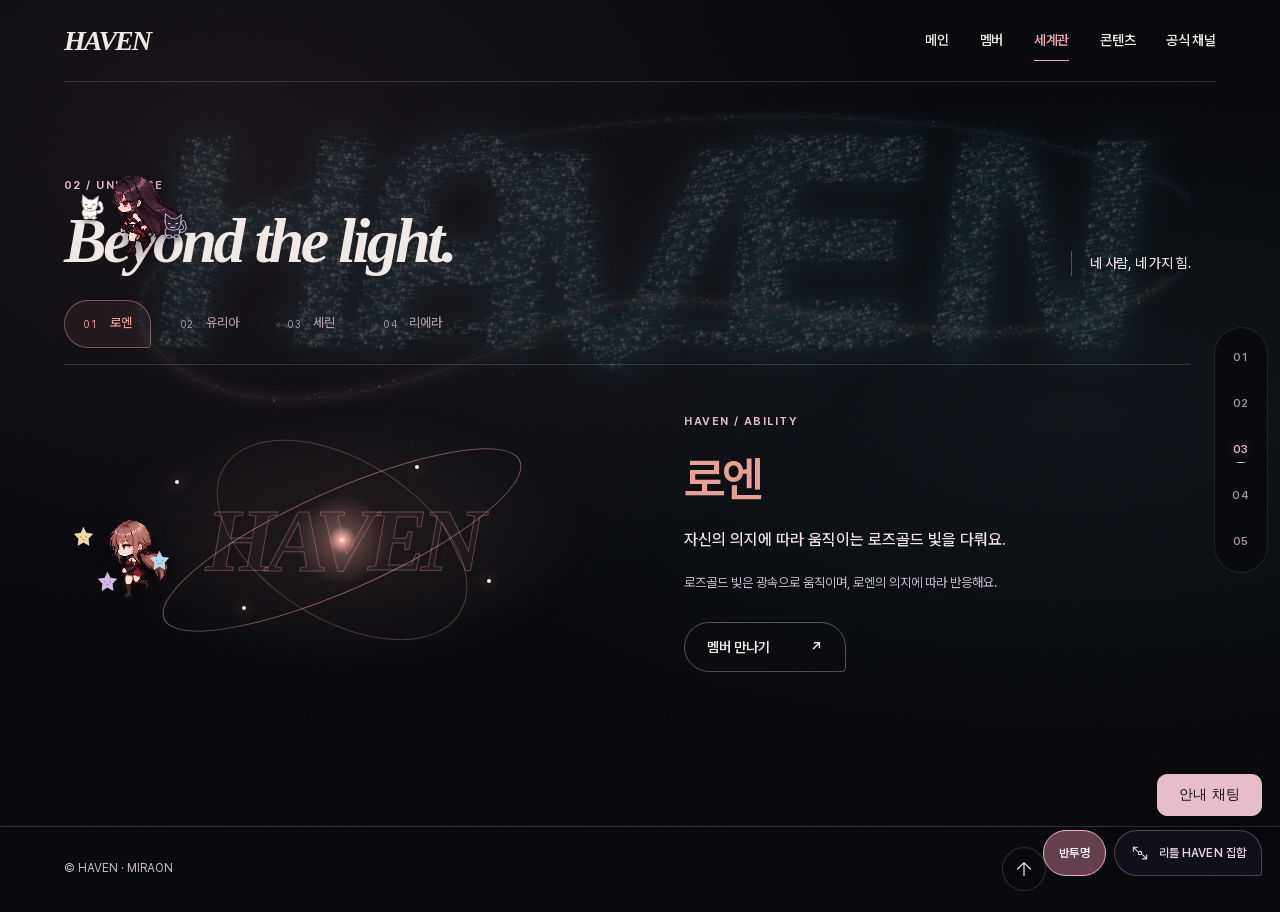
<file: world.html>
<!doctype html><html lang="ko"><head><!-- Google Tag Manager -->
<script>(function(w,d,s,l,i){if(location.protocol==='file:'||['localhost','127.0.0.1'].includes(location.hostname))return;w[l]=w[l]||[];w[l].push({'gtm.start':
new Date().getTime(),event:'gtm.js'});var f=d.getElementsByTagName(s)[0],
j=d.createElement(s),dl=l!='dataLayer'?'&l='+l:'';j.async=true;j.src=
'https://www.googletagmanager.com/gtm.js?id='+i+dl;f.parentNode.insertBefore(j,f);
})(window,document,'script','dataLayer','GTM-NB4JPC3V');</script>
<!-- End Google Tag Manager -->
<meta charset="utf-8"><meta name="viewport" content="width=device-width,initial-scale=1,viewport-fit=cover">
<title>Universe — HAVEN</title><meta name="description" content="로즈골드 빛, 물과 원소, 염동력, 의지를 지닌 별. HAVEN의 네 가지 능력.">
<link rel="preload" href="assets/fonts/HAVEN-Sans-subset.woff2" as="font" type="font/woff2" crossorigin><link rel="canonical" href="https://freyrhyeon.github.io/HAVEN/world.html"><meta property="og:url" content="https://freyrhyeon.github.io/HAVEN/world.html"><meta property="og:type" content="website"><meta property="og:title" content="Universe — HAVEN"><meta property="og:locale" content="ko_KR"><meta name="theme-color" content="#090a0e">
<script type="application/ld+json">{"@context": "https://schema.org", "@graph": [{"@type": "MusicGroup", "@id": "https://freyrhyeon.github.io/HAVEN/#haven", "url": "https://freyrhyeon.github.io/HAVEN/", "name": "HAVEN", "alternateName": "헤이븐", "description": "로엔·유리아·세린·리에라가 함께하는 4인 버추얼 그룹 HAVEN.", "sameAs": ["https://www.youtube.com/@HAVEN-com", "https://www.instagram.com/haven.inst.official/", "https://x.com/HAVEN_xOfficial", "https://www.facebook.com/profile.php?id=61595231855620", "https://blog.naver.com/haven_official_"]}, {"@type": "WebSite", "@id": "https://freyrhyeon.github.io/HAVEN/#website", "url": "https://freyrhyeon.github.io/HAVEN/", "name": "HAVEN", "inLanguage": "ko-KR", "publisher": {"@id": "https://freyrhyeon.github.io/HAVEN/#haven"}}, {"@type": "AboutPage", "@id": "https://freyrhyeon.github.io/HAVEN/world.html#webpage", "url": "https://freyrhyeon.github.io/HAVEN/world.html", "name": "Universe — HAVEN", "description": "로즈골드 빛, 물과 원소, 염동력, 의지를 지닌 별. HAVEN의 네 가지 능력.", "inLanguage": "ko-KR", "isPartOf": {"@id": "https://freyrhyeon.github.io/HAVEN/#website"}, "about": {"@id": "https://freyrhyeon.github.io/HAVEN/#haven"}, "breadcrumb": {"@id": "https://freyrhyeon.github.io/HAVEN/world.html#breadcrumb"}}, {"@type": "BreadcrumbList", "@id": "https://freyrhyeon.github.io/HAVEN/world.html#breadcrumb", "itemListElement": [{"@type": "ListItem", "position": 1, "name": "HAVEN", "item": "https://freyrhyeon.github.io/HAVEN/"}, {"@type": "ListItem", "position": 2, "name": "세계관", "item": "https://freyrhyeon.github.io/HAVEN/world.html"}]}]}</script><link rel="stylesheet" href="design.css?v=20261026-6"><script type="module" src="chatbot/widget.js?v=20261026-3"></script><meta property="og:description" content="로즈골드 빛, 물과 원소, 염동력, 의지를 지닌 별. HAVEN의 네 가지 능력."><link rel="expect" href="#page-end" blocking="render"><script>// 개별 HTML 주소를 유지하면서 내부 탐색은 같은 문서 안에서 이어 붙인다.
;(()=>{
 if(!['http:','https:'].includes(location.protocol)){window.HavenNavigate=value=>location.assign(value);return;}
 const root=document.documentElement,reduced=matchMedia('(prefers-reduced-motion: reduce)');
 const order=['index.html','members.html','world.html','content.html','channels.html'];
 const cache=new Map();let sequence=0,activeTransition=null,currentUrl=location.href;
 const file=url=>new URL(url,location.href).pathname.split('/').pop()||'index.html';
 const rank=url=>order.indexOf(file(url));
 const samePage=(a,b)=>file(a)===file(b)&&new URL(a,location.href).search===new URL(b,location.href).search;
 const allowed=url=>url.origin===location.origin&&rank(url.href)>=0&&url.pathname.slice(0,url.pathname.lastIndexOf('/')+1)===location.pathname.slice(0,location.pathname.lastIndexOf('/')+1);
 function localLink(event){
  const a=event.target.closest?.('a[href]');if(!a||a.download||(a.target&&a.target!=='_self'))return null;
  const url=new URL(a.href,location.href);return allowed(url)?url:null;
 }
 function load(url){
  const key=url.origin+url.pathname+url.search;
  if(!cache.has(key)){
   const request=fetch(key,{credentials:'same-origin',headers:{'Accept':'text/html'}}).then(async response=>{
    if(!response.ok)throw Error('페이지 응답 '+response.status);
    const doc=new DOMParser().parseFromString(await response.text(),'text/html');
    if(!doc.querySelector('main')||!doc.body.dataset.page)throw Error('페이지 구조 확인 필요');
    return doc;
   }).catch(error=>{cache.delete(key);throw error;});
   cache.set(key,request);
  }
  return cache.get(key);
 }
 const critical=doc=>[...doc.querySelectorAll('main img')].filter(img=>!img.classList.contains('portrait-alternate')&&(!img.closest('.hero-member-slide')||img.closest('.hero-member-slide').dataset.character==='loen'));
 async function primeImages(doc,url){await Promise.all(critical(doc).map(async img=>{const image=new Image();image.src=new URL(img.getAttribute('src'),url).href;try{await image.decode();}catch{}}));}
 function updateHead(doc){
  document.title=doc.title;
  for(const selector of ['link[rel="canonical"]','meta[name="description"]','meta[property="og:url"]','meta[property="og:title"]','meta[property="og:description"]','script[type="application/ld+json"]']){
   const incoming=doc.querySelector(selector),current=document.querySelector(selector);if(incoming&&current)current.replaceWith(document.importNode(incoming,true));
  }
 }
 function updateNavigation(){
  document.querySelectorAll('.site-header nav a,.section-jump a').forEach(a=>{if(file(a.href)===file(location.href))a.setAttribute('aria-current','page');else a.removeAttribute('aria-current');});
 }
 function positionPage(url,savedY=0){
  const target=url.hash&&document.getElementById(decodeURIComponent(url.hash.slice(1)));
  if(target)target.scrollIntoView({behavior:'instant',block:'start'});else scrollTo({top:savedY,behavior:'instant'});
 }
 async function navigate(value,{historyMode='push',savedY=0}={}){
  const url=new URL(value,location.href);if(!allowed(url))return;
  if(!window.HavenMountPage){location.assign(url.href);return;}
  const token=++sequence,from=currentUrl;activeTransition?.skipTransition();
  document.querySelector('main')?.setAttribute('aria-busy','true');
  try{
   const doc=await load(url);await primeImages(doc,url);await document.fonts.ready;
   if(token!==sequence)return;
   const newMain=document.importNode(doc.querySelector('main'),true);
   newMain.querySelectorAll('.member-card').forEach(card=>card.classList.add('is-visible'));
   root.dataset.pageDirection=rank(url.href)<rank(from)?'back':'forward';
   const update=async()=>{
    window.HavenRouteBusy=true;window.HavenBeforePageSwap?.();
    if(historyMode==='push'){
     history.replaceState({...history.state,havenPage:true,y:scrollY},'',location.href);
     history.pushState({havenPage:true,y:0},'',url.href);
    }else if(historyMode==='replace')history.replaceState({havenPage:true,y:0},'',url.href);
    currentUrl=url.href;document.body.dataset.page=doc.body.dataset.page;
    document.querySelector('main').replaceWith(newMain);updateHead(doc);updateNavigation();
    window.HavenMountPage();positionPage(url,savedY);
    await Promise.all(critical(document).map(img=>img.decode().catch(()=>{})));
   };
   if(document.startViewTransition&&!reduced.matches){
    activeTransition=document.startViewTransition(update);root.classList.add('page-transition-active');
    await activeTransition.finished.catch(()=>{});
   }else{
    await update();
    if(!reduced.matches)await newMain.animate([{transform:'translateY(18px)'},{transform:'translateY(0)'}],{duration:320,easing:'cubic-bezier(.2,.75,.2,1)'}).finished.catch(()=>{});
   }
   if(token!==sequence)return;
   window.HavenRouteBusy=false;root.classList.remove('page-transition-active');activeTransition=null;
   newMain.removeAttribute('aria-busy');newMain.focus({preventScroll:true});
   document.dispatchEvent(new CustomEvent('haven:navigation-complete',{detail:{page:doc.body.dataset.page,url:url.href}}));
  }catch(error){
   if(token!==sequence)return;
   window.HavenRouteBusy=false;root.classList.remove('page-transition-active');document.querySelector('main')?.removeAttribute('aria-busy');
   const status=document.querySelector('#interaction-status');if(status)status.textContent='페이지를 열지 못했어요. 다시 선택해 주세요.';
   console.error('HAVEN 페이지 전환',error);
  }
 }
 window.HavenNavigate=navigate;
 document.addEventListener('click',event=>{
  if(event.defaultPrevented||event.button!==0||event.ctrlKey||event.metaKey||event.shiftKey||event.altKey)return;
  const url=localLink(event);if(!url)return;
  if(url.hash&&samePage(url.href,location.href))return;
  event.preventDefault();
  if(samePage(url.href,location.href)){scrollTo({top:0,behavior:reduced.matches?'instant':'smooth'});return;}
  navigate(url.href);
 });
 function warm(event){if(navigator.connection?.saveData)return;const url=localLink(event);if(url&&!samePage(url.href,location.href))load(url).then(doc=>primeImages(doc,url)).catch(()=>{});}
 document.addEventListener('pointerover',warm,{passive:true});document.addEventListener('focusin',warm);
 addEventListener('popstate',event=>{if(samePage(currentUrl,location.href)){currentUrl=location.href;positionPage(new URL(location.href),event.state?.y||0);return;}navigate(location.href,{historyMode:'pop',savedY:event.state?.y||0});});
 addEventListener('DOMContentLoaded',()=>{history.replaceState({...history.state,havenPage:true,y:scrollY},'',location.href);history.scrollRestoration='manual';});
})();
</script></head><body data-theme="haven" data-page="world"><!-- Google Tag Manager (noscript) -->
<noscript><iframe src="https://www.googletagmanager.com/ns.html?id=GTM-NB4JPC3V"
height="0" width="0" style="display:none;visibility:hidden"></iframe></noscript>
<!-- End Google Tag Manager (noscript) -->
<a class="skip" href="#home">본문으로 바로가기</a><div class="ambient" aria-hidden="true"></div>
<header class="site-header"><a class="brand" href="index.html" aria-label="HAVEN 홈">HAVEN</a><nav aria-label="주요 메뉴"><a href="index.html">메인</a><a href="members.html">멤버</a><a href="world.html" aria-current="page">세계관</a><a href="content.html">콘텐츠</a><a href="channels.html">공식 채널</a></nav></header>
<nav class="section-jump" aria-label="페이지 바로가기"><a href="index.html" aria-label="메인 페이지"><span class="jump-label">메인</span><span class="jump-index" aria-hidden="true">01</span></a><a href="members.html" aria-label="멤버 페이지"><span class="jump-label">멤버</span><span class="jump-index" aria-hidden="true">02</span></a><a href="world.html" aria-label="세계관 페이지" aria-current="page"><span class="jump-label">세계관</span><span class="jump-index" aria-hidden="true">03</span></a><a href="content.html" aria-label="콘텐츠 페이지"><span class="jump-label">콘텐츠</span><span class="jump-index" aria-hidden="true">04</span></a><a href="channels.html" aria-label="공식 채널 페이지"><span class="jump-label">공식 채널</span><span class="jump-index" aria-hidden="true">05</span></a></nav>
<main id="home" tabindex="-1"><div class="chapter-layer"><section id="world" class="section world-section"><div class="section-heading"><div><span class="eyebrow">02 / Universe</span><h1 class="page-heading">Beyond the light.</h1></div><p class="section-note">네 사람, 네 가지 힘.</p></div><div class="world-tabs" role="tablist" aria-label="멤버의 능력"><button class="world-tab" id="world-tab-0" role="tab" aria-controls="world-panel" aria-selected="true" tabindex="0" style="--member:#e7a096"><small>01</small><strong>로엔</strong></button><button class="world-tab" id="world-tab-1" role="tab" aria-controls="world-panel" aria-selected="false" tabindex="-1" style="--member:#88c6d3"><small>02</small><strong>유리아</strong></button><button class="world-tab" id="world-tab-2" role="tab" aria-controls="world-panel" aria-selected="false" tabindex="-1" style="--member:#c76578"><small>03</small><strong>세린</strong></button><button class="world-tab" id="world-tab-3" role="tab" aria-controls="world-panel" aria-selected="false" tabindex="-1" style="--member:#d0beb0"><small>04</small><strong>리에라</strong></button></div><div id="world-panel" class="world-panel" role="tabpanel" aria-labelledby="world-tab-0"><div class="world-art" aria-hidden="true"><div class="world-orbit orbit-one"></div><div class="world-orbit orbit-two"></div><div class="world-core"></div><i></i><i></i><i></i><i></i><span class="world-art-word">HAVEN</span></div><div class="world-copy"><span class="eyebrow">HAVEN / Ability</span><h2>로엔</h2><p class="world-power"></p><p class="world-detail"></p><a class="btn world-member-link" href="members.html?member=loen">멤버 만나기 <span aria-hidden="true">↗</span></a></div></div></section></div></main>
<footer id="page-end" class="site-footer"><span>© HAVEN · MIRAON</span><div class="footer-links"><a class="page-end-link" href="#home" aria-label="맨 위로 이동"><svg class="nav-arrow-icon" viewBox="0 0 24 24" aria-hidden="true" focusable="false"><path d="M12 19V5 M5 12l7-7 7 7"/></svg></a></div></footer>
<button id="little-gather" class="little-gather" type="button" aria-pressed="false" aria-controls="little-haven"><svg viewBox="0 0 24 24" aria-hidden="true"><path d="M4 5h5M4 5v5M20 19h-5M20 19v-5M4 5l5 5M20 19l-5-5"/><circle cx="12" cy="12" r="2"/></svg><span class="gather-label">리틀 HAVEN 집합</span></button><div class="trail-layer" aria-hidden="true"></div><div id="little-haven" class="pet-layer" role="group" aria-label="움직이는 HAVEN 멤버"></div>
<div id="pet-popover" class="pet-popover" hidden><div class="popover-top"><strong>멤버</strong><button data-close-pet aria-label="동작 선택 닫기">×</button></div><div class="actions"><button data-action="wave">인사</button><button data-action="sing">노래 동작</button><button data-action="heart">하트</button><button data-action="dash">휙, 다녀올게!</button></div><small>아직 발매 전이에요. 소리는 재생되지 않아요.</small></div>
<div id="interaction-status" class="sr-only" role="status" aria-live="polite"></div>
<dialog id="profile-dialog" aria-labelledby="profile-title"><button class="close" aria-label="멤버 소개 닫기">×</button><div class="profile-layout"><div class="profile-visual"><img class="profile-photo" alt="" width="960" height="1200"></div><div class="profile-copy"><span class="eyebrow">HAVEN / Member</span><h2 id="profile-title"></h2><div class="ko-name"></div><p class="identity"></p><p class="power"></p><div class="profile-reader" hidden><div class="profile-topics" role="group" aria-label="궁금한 소개 선택"></div><article class="profile-article" id="profile-article" tabindex="0" aria-label="멤버 소개 본문"></article></div><details><summary>세계관과 능력</summary><p class="story"></p></details></div></div></dialog>
<dialog id="channel-dialog" aria-labelledby="channel-title"><button class="close" aria-label="채널 소개 닫기">×</button><div class="channel-viewer"><div class="channel-dialog-art" aria-hidden="true"><span class="channel-dialog-symbol"></span></div><div class="channel-dialog-copy"><span class="eyebrow">HAVEN / Official channel</span><h2 id="channel-title"></h2><p class="channel-dialog-description"></p><a class="btn primary channel-visit" target="_blank" rel="noopener noreferrer">공식 채널로 이동 <span aria-hidden="true">↗</span></a></div></div><div class="channel-viewer-nav"><button class="channel-prev" aria-label="이전 채널">←</button><span class="channel-counter" aria-live="polite"></span><button class="channel-next" aria-label="다음 채널">→</button></div></dialog>

<script>window.HAVEN_MEMBERS=[{"id": "loen", "name": "Loen", "ko": "로엔", "age": 19, "color": "#e7a096", "emote": "♡", "identity": "부드러운 말투 속 또렷한 생각, 편해질수록 드러나는 장난기. 함께할 방향을 먼저 잡는 HAVEN의 리더예요.", "story": "어린 나이에 가문을 맡으며 책임을 배웠어요. 로즈골드 빛은 광속으로 움직이며 로엔의 의지에 따라 반응해요.", "power": "자신의 의지에 따라 움직이는 로즈골드 빛을 다뤄요.", "portrait": "assets/loen-portrait.webp", "hoverPortrait": "assets/loen-portrait-hover.webp", "atlas": "assets/loen-sprite.png", "frames": [{"x": 0, "y": 0, "w": 192, "h": 192}, {"x": 192, "y": 0, "w": 192, "h": 192}, {"x": 384, "y": 0, "w": 192, "h": 192}, {"x": 576, "y": 0, "w": 192, "h": 192}, {"x": 768, "y": 0, "w": 192, "h": 192}, {"x": 960, "y": 0, "w": 192, "h": 192}, {"x": 1152, "y": 0, "w": 192, "h": 192}, {"x": 1344, "y": 0, "w": 192, "h": 192}], "extraAtlas": "assets/loen-reactions.png", "extraFrames": {"drag": [{"x": 0, "y": 0, "w": 192, "h": 192}, {"x": 192, "y": 0, "w": 192, "h": 192}, {"x": 384, "y": 0, "w": 192, "h": 192}, {"x": 576, "y": 0, "w": 192, "h": 192}]}, "poseAtlas": "assets/loen-poses-v3.png", "poseFrames": [{"x": 0, "y": 0, "w": 192, "h": 192, "dx": 0, "dy": 0, "dw": 192, "dh": 192}, {"x": 192, "y": 0, "w": 192, "h": 192, "dx": 0, "dy": 0, "dw": 192, "dh": 192}, {"x": 384, "y": 0, "w": 192, "h": 192, "dx": 0, "dy": 0, "dw": 192, "dh": 192}, {"x": 576, "y": 0, "w": 192, "h": 192, "dx": 0, "dy": 0, "dw": 192, "dh": 192}, {"x": 0, "y": 192, "w": 192, "h": 192, "dx": 0, "dy": 0, "dw": 192, "dh": 192}, {"x": 192, "y": 192, "w": 192, "h": 192, "dx": 0, "dy": 0, "dw": 192, "dh": 192}, {"x": 384, "y": 192, "w": 192, "h": 192, "dx": 0, "dy": 0, "dw": 192, "dh": 192}, {"x": 576, "y": 192, "w": 192, "h": 192, "dx": 0, "dy": 0, "dw": 192, "dh": 192}, {"x": 0, "y": 384, "w": 192, "h": 192, "dx": 0, "dy": 0, "dw": 192, "dh": 192}, {"x": 192, "y": 384, "w": 192, "h": 192, "dx": 0, "dy": 0, "dw": 192, "dh": 192}, {"x": 384, "y": 384, "w": 192, "h": 192, "dx": 0, "dy": 0, "dw": 192, "dh": 192}, {"x": 576, "y": 384, "w": 192, "h": 192, "dx": 0, "dy": 0, "dw": 192, "dh": 192}, {"x": 0, "y": 576, "w": 192, "h": 192, "dx": 0, "dy": 0, "dw": 192, "dh": 192}, {"x": 192, "y": 576, "w": 192, "h": 192, "dx": 0, "dy": 0, "dw": 192, "dh": 192}, {"x": 384, "y": 576, "w": 192, "h": 192, "dx": 0, "dy": 0, "dw": 192, "dh": 192}, {"x": 576, "y": 576, "w": 192, "h": 192, "dx": 0, "dy": 0, "dw": 192, "dh": 192}]}, {"id": "yuria", "name": "Yuria", "ko": "유리아", "age": 21, "color": "#88c6d3", "emote": "!", "identity": "밝고 적극적인 HAVEN의 맏언니. 궁금한 건 직접 묻고, 먼저 다가가 함께 움직여요.", "story": "마탑 수장의 딸이에요. 물을 특히 자유롭게 다루며, 다른 원소도 제어할 수 있어요.", "power": "물에 특화된 원소 제어가 특기예요.", "portrait": "assets/yuria-portrait.webp", "hoverPortrait": "assets/yuria-portrait-hover.webp", "atlas": "assets/yuria-sprite.png", "frames": [{"x": 0, "y": 0, "w": 192, "h": 192}, {"x": 192, "y": 0, "w": 192, "h": 192}, {"x": 384, "y": 0, "w": 192, "h": 192}, {"x": 576, "y": 0, "w": 192, "h": 192}, {"x": 768, "y": 0, "w": 192, "h": 192}, {"x": 960, "y": 0, "w": 192, "h": 192}, {"x": 1152, "y": 0, "w": 192, "h": 192}, {"x": 1344, "y": 0, "w": 192, "h": 192}], "extraAtlas": "assets/yuria-reactions.png", "extraFrames": {"drag": [{"x": 0, "y": 0, "w": 192, "h": 192}, {"x": 192, "y": 0, "w": 192, "h": 192}, {"x": 384, "y": 0, "w": 192, "h": 192}, {"x": 576, "y": 0, "w": 192, "h": 192}]}, "poseAtlas": "assets/yuria-poses-v3.png", "poseFrames": [{"x": 0, "y": 0, "w": 192, "h": 192, "dx": 0, "dy": 0, "dw": 192, "dh": 192}, {"x": 192, "y": 0, "w": 192, "h": 192, "dx": 0, "dy": 0, "dw": 192, "dh": 192}, {"x": 384, "y": 0, "w": 192, "h": 192, "dx": 0, "dy": 0, "dw": 192, "dh": 192}, {"x": 576, "y": 0, "w": 192, "h": 192, "dx": 0, "dy": 0, "dw": 192, "dh": 192}, {"x": 0, "y": 192, "w": 192, "h": 192, "dx": 0, "dy": 0, "dw": 192, "dh": 192}, {"x": 192, "y": 192, "w": 192, "h": 192, "dx": 0, "dy": 0, "dw": 192, "dh": 192}, {"x": 384, "y": 192, "w": 192, "h": 192, "dx": 0, "dy": 0, "dw": 192, "dh": 192}, {"x": 576, "y": 192, "w": 192, "h": 192, "dx": 0, "dy": 0, "dw": 192, "dh": 192}, {"x": 0, "y": 384, "w": 192, "h": 192, "dx": 0, "dy": 0, "dw": 192, "dh": 192}, {"x": 192, "y": 384, "w": 192, "h": 192, "dx": 0, "dy": 0, "dw": 192, "dh": 192}, {"x": 384, "y": 384, "w": 192, "h": 192, "dx": 0, "dy": 0, "dw": 192, "dh": 192}, {"x": 576, "y": 384, "w": 192, "h": 192, "dx": 0, "dy": 0, "dw": 192, "dh": 192}, {"x": 0, "y": 576, "w": 192, "h": 192, "dx": 0, "dy": 0, "dw": 192, "dh": 192}, {"x": 192, "y": 576, "w": 192, "h": 192, "dx": 0, "dy": 0, "dw": 192, "dh": 192}, {"x": 384, "y": 576, "w": 192, "h": 192, "dx": 0, "dy": 0, "dw": 192, "dh": 192}, {"x": 576, "y": 576, "w": 192, "h": 192, "dx": 0, "dy": 0, "dw": 192, "dh": 192}]}, {"id": "serian", "name": "Serin", "ko": "세린", "age": 19, "color": "#c76578", "emote": "✦", "identity": "침착함과 책임감, 조용한 분위기 안의 은근한 장난기. 무대에서는 나른하고 새침한 표현을 보여줘요.", "story": "뇌가 계속 성장하며 염동력에 특화된 능력을 갖게 되었어요. 생각의 힘으로 사물을 움직여요.", "power": "염동력으로 사물을 자유롭게 움직여요.", "portrait": "assets/serian-portrait.webp", "hoverPortrait": "assets/serian-portrait-hover.webp", "atlas": "assets/serian-sprite.png", "frames": [{"x": 0, "y": 0, "w": 192, "h": 192}, {"x": 192, "y": 0, "w": 192, "h": 192}, {"x": 384, "y": 0, "w": 192, "h": 192}, {"x": 576, "y": 0, "w": 192, "h": 192}, {"x": 768, "y": 0, "w": 192, "h": 192}, {"x": 960, "y": 0, "w": 192, "h": 192}, {"x": 1152, "y": 0, "w": 192, "h": 192}, {"x": 1344, "y": 0, "w": 192, "h": 192}], "extraAtlas": "assets/serian-reactions.png", "extraFrames": {"drag": [{"x": 0, "y": 0, "w": 192, "h": 192}, {"x": 192, "y": 0, "w": 192, "h": 192}, {"x": 384, "y": 0, "w": 192, "h": 192}, {"x": 576, "y": 0, "w": 192, "h": 192}]}, "poseAtlas": "assets/serian-poses-v3.png", "poseFrames": [{"x": 0, "y": 0, "w": 192, "h": 192, "dx": 0, "dy": 0, "dw": 192, "dh": 192}, {"x": 192, "y": 0, "w": 192, "h": 192, "dx": 0, "dy": 0, "dw": 192, "dh": 192}, {"x": 384, "y": 0, "w": 192, "h": 192, "dx": 0, "dy": 0, "dw": 192, "dh": 192}, {"x": 576, "y": 0, "w": 192, "h": 192, "dx": 0, "dy": 0, "dw": 192, "dh": 192}, {"x": 0, "y": 192, "w": 192, "h": 192, "dx": 0, "dy": 0, "dw": 192, "dh": 192}, {"x": 192, "y": 192, "w": 192, "h": 192, "dx": 0, "dy": 0, "dw": 192, "dh": 192}, {"x": 384, "y": 192, "w": 192, "h": 192, "dx": 0, "dy": 0, "dw": 192, "dh": 192}, {"x": 576, "y": 192, "w": 192, "h": 192, "dx": 0, "dy": 0, "dw": 192, "dh": 192}, {"x": 0, "y": 384, "w": 192, "h": 192, "dx": 0, "dy": 0, "dw": 192, "dh": 192}, {"x": 192, "y": 384, "w": 192, "h": 192, "dx": 0, "dy": 0, "dw": 192, "dh": 192}, {"x": 384, "y": 384, "w": 192, "h": 192, "dx": 0, "dy": 0, "dw": 192, "dh": 192}, {"x": 576, "y": 384, "w": 192, "h": 192, "dx": 0, "dy": 0, "dw": 192, "dh": 192}, {"x": 0, "y": 576, "w": 192, "h": 192, "dx": 0, "dy": 0, "dw": 192, "dh": 192}, {"x": 192, "y": 576, "w": 192, "h": 192, "dx": 0, "dy": 0, "dw": 192, "dh": 192}, {"x": 384, "y": 576, "w": 192, "h": 192, "dx": 0, "dy": 0, "dw": 192, "dh": 192}, {"x": 576, "y": 576, "w": 192, "h": 192, "dx": 0, "dy": 0, "dw": 192, "dh": 192}]}, {"id": "riela", "name": "Riera", "ko": "리에라", "age": 18, "color": "#d0beb0", "emote": "✧", "identity": "몽환적인 인상과 은근한 미소, 자기 취향이 또렷한 막내. 무대에서는 여유로운 태도와 랩으로 자신을 표현해요.", "story": "리에라의 별들은 저마다 의지가 있어요. 별빛마다 서로 다른 흐름을 지니고 있어요.", "power": "저마다 의지를 지닌 다양한 별빛을 다뤄요.", "portrait": "assets/riela-portrait.webp", "hoverPortrait": "assets/riela-portrait-hover.webp", "atlas": "assets/riela-sprite.png", "frames": [{"x": 0, "y": 0, "w": 192, "h": 192}, {"x": 192, "y": 0, "w": 192, "h": 192}, {"x": 384, "y": 0, "w": 192, "h": 192}, {"x": 576, "y": 0, "w": 192, "h": 192}, {"x": 768, "y": 0, "w": 192, "h": 192}, {"x": 960, "y": 0, "w": 192, "h": 192}, {"x": 1152, "y": 0, "w": 192, "h": 192}, {"x": 1344, "y": 0, "w": 192, "h": 192}], "extraAtlas": "assets/riela-reactions.png", "extraFrames": {"drag": [{"x": 0, "y": 0, "w": 192, "h": 192}, {"x": 192, "y": 0, "w": 192, "h": 192}, {"x": 384, "y": 0, "w": 192, "h": 192}, {"x": 576, "y": 0, "w": 192, "h": 192}], "chase": [{"x": 0, "y": 192, "w": 192, "h": 192}, {"x": 192, "y": 192, "w": 192, "h": 192}, {"x": 384, "y": 192, "w": 192, "h": 192}, {"x": 576, "y": 192, "w": 192, "h": 192}]}, "poseAtlas": "assets/riela-poses-v3.png", "poseFrames": [{"x": 0, "y": 0, "w": 192, "h": 192, "dx": 0, "dy": 0, "dw": 192, "dh": 192}, {"x": 192, "y": 0, "w": 192, "h": 192, "dx": 0, "dy": 0, "dw": 192, "dh": 192}, {"x": 384, "y": 0, "w": 192, "h": 192, "dx": 0, "dy": 0, "dw": 192, "dh": 192}, {"x": 576, "y": 0, "w": 192, "h": 192, "dx": 0, "dy": 0, "dw": 192, "dh": 192}, {"x": 0, "y": 192, "w": 192, "h": 192, "dx": 0, "dy": 0, "dw": 192, "dh": 192}, {"x": 192, "y": 192, "w": 192, "h": 192, "dx": 0, "dy": 0, "dw": 192, "dh": 192}, {"x": 384, "y": 192, "w": 192, "h": 192, "dx": 0, "dy": 0, "dw": 192, "dh": 192}, {"x": 576, "y": 192, "w": 192, "h": 192, "dx": 0, "dy": 0, "dw": 192, "dh": 192}, {"x": 0, "y": 384, "w": 192, "h": 192, "dx": 0, "dy": 0, "dw": 192, "dh": 192}, {"x": 192, "y": 384, "w": 192, "h": 192, "dx": 0, "dy": 0, "dw": 192, "dh": 192}, {"x": 384, "y": 384, "w": 192, "h": 192, "dx": 0, "dy": 0, "dw": 192, "dh": 192}, {"x": 576, "y": 384, "w": 192, "h": 192, "dx": 0, "dy": 0, "dw": 192, "dh": 192}, {"x": 0, "y": 576, "w": 192, "h": 192, "dx": 0, "dy": 0, "dw": 192, "dh": 192}, {"x": 192, "y": 576, "w": 192, "h": 192, "dx": 0, "dy": 0, "dw": 192, "dh": 192}, {"x": 384, "y": 576, "w": 192, "h": 192, "dx": 0, "dy": 0, "dw": 192, "dh": 192}, {"x": 576, "y": 576, "w": 192, "h": 192, "dx": 0, "dy": 0, "dw": 192, "dh": 192}]}];window.HAVEN_THEMES=[{"id": "crest", "title": "레이저 크레스트", "mood": "로즈빛 테일러링", "note": "날카로운 획, 차분한 여백, 로즈골드의 온기.", "color": "#f2a6b2", "accent": "#94ccd2", "bg": "#090a0e", "font": "Georgia", "radius": "3px", "logo": "assets/typography-01.webp"}, {"id": "pulse", "title": "포톤 펄스", "mood": "부드러운 청록의 리듬", "note": "입자의 밀도와 둥근 버튼. 가볍게 번지는 청록빛.", "color": "#9cdae1", "accent": "#efb4b2", "bg": "#081315", "font": "Arial", "radius": "32px", "logo": "assets/typography-02.webp"}, {"id": "impact", "title": "레이저 임팩트", "mood": "강한 붉은 잔광", "note": "굵은 사선, 선명한 대비, 단단하게 끊은 모서리.", "color": "#fb869b", "accent": "#f0d4c6", "bg": "#13090f", "font": "Arial", "radius": "0px", "logo": "assets/typography-03.webp"}, {"id": "signature", "title": "라이트 시그니처", "mood": "빛으로 쓴 서명", "note": "유연한 곡선과 샴페인빛. 여백을 길게 남기는 장면.", "color": "#ebc4aa", "accent": "#c49ba8", "bg": "#100d10", "font": "Georgia", "radius": "22px", "logo": "assets/typography-04.webp"}, {"id": "core", "title": "포톤 코어", "mood": "입자의 질감", "note": "은은한 실버 입자와 따뜻한 중간색. 절제된 광택.", "color": "#d6d0bf", "accent": "#a4c9c9", "bg": "#111211", "font": "Georgia", "radius": "2px", "logo": "assets/typography-05.webp"}, {"id": "beam", "title": "빔 스트럭처", "mood": "정교한 빛의 구조", "note": "수직의 힘과 가는 선. 냉정한 청록에 부드러운 잔광.", "color": "#8cdeec", "accent": "#e0afb9", "bg": "#080e16", "font": "Georgia", "radius": "0px", "logo": "assets/typography-06.webp"}, {"id": "flow", "title": "파티클 플로우", "mood": "유연하게 흐르는 입자", "note": "흐르는 곡선, 푸른 공기, 넓게 열린 둥근 여백.", "color": "#9fd4d5", "accent": "#d7acbc", "bg": "#071112", "font": "Arial", "radius": "30px", "logo": "assets/typography-07.webp"}, {"id": "signal", "title": "레이저 시그널", "mood": "두 빛의 패션 에디토리얼", "note": "분홍과 청록의 교차. 분할된 제목과 대담한 버튼.", "color": "#f2aabb", "accent": "#91d4d9", "bg": "#100b14", "font": "Arial", "radius": "0px", "logo": "assets/typography-08.webp"}];window.HAVEN_CHANNELS=[{"id": "0", "name": "YouTube", "description": "음악 · 무대 · 영상", "url": "https://www.youtube.com/@HAVEN-com", "color": "#f4a9b7", "symbol": "▶"}, {"id": "1", "name": "Instagram", "description": "비주얼 · 짧은 순간", "url": "https://www.instagram.com/haven.inst.official/", "color": "#d6b4e9", "symbol": "◎"}, {"id": "2", "name": "X", "description": "소식 · 대화", "url": "https://x.com/HAVEN_xOfficial", "color": "#a8dce6", "symbol": "X"}, {"id": "3", "name": "Facebook", "description": "활동 소식", "url": "https://www.facebook.com/profile.php?id=61595231855620", "color": "#acc5ef", "symbol": "f"}, {"id": "4", "name": "네이버 블로그", "description": "HAVEN의 기록", "url": "https://blog.naver.com/haven_official_", "color": "#b5ddc5", "symbol": "B"}];</script><script>window.HAVEN_WORLD_DETAILS={"loen": "로즈골드 빛은 광속으로 움직이며, 로엔의 의지에 따라 반응해요.", "yuria": "물을 특히 자유롭게 다루고, 다른 원소도 제어할 수 있어요.", "serian": "뇌의 성장이 멈추지 않아 염동력에 특화된 발전을 이룬 멤버예요.", "riela": "다양한 별빛을 다뤄요. 별들은 저마다 의지를 지니고 있어요."};</script><script src="app.js?v=20261026-6" defer blocking="render"></script></body></html>
</file>
<file: design.css>
:root{--ink:#090a0e;--paper:#f0e9e6;--muted:#b1a7ac;--line:#ffffff25;--rose:#f2a6b2;--cyan:#94ccd2;--ease:cubic-bezier(.2,.7,.2,1);color-scheme:dark;font-family:Arial,'Malgun Gothic',sans-serif;background:var(--ink);color:var(--paper);font-synthesis:none}
*{box-sizing:border-box}html{scroll-behavior:smooth;scroll-padding-top:96px}body{margin:0;overflow-x:hidden}button,a{-webkit-tap-highlight-color:transparent}button{font:inherit;color:inherit;cursor:pointer}a{color:inherit;text-decoration:none}button:disabled{cursor:default}button:focus-visible,a:focus-visible,summary:focus-visible{outline:2px solid var(--cyan);outline-offset:6px}button{border:0}img{max-width:100%;display:block}button:focus:not(:focus-visible){outline:none}[hidden]{display:none!important}.skip{position:fixed;top:-100px;left:20px;z-index:100;background:var(--paper);color:var(--ink);padding:15px}.skip:focus{top:12px}.sr-only{position:absolute;width:1px;height:1px;overflow:hidden;clip-path:inset(50%);white-space:nowrap}
.ambient{position:fixed;inset:0;pointer-events:none;z-index:0;overflow:hidden;background:radial-gradient(ellipse at 17% 22%,#44262c40,transparent 50%),radial-gradient(ellipse at 86% 42%,#21404735,transparent 50%)}
.ambient:after{content:"";position:absolute;inset:0;opacity:.11;background-image:url("data:image/svg+xml,%3Csvg viewBox='0 0 180 180' xmlns='http://www.w3.org/2000/svg'%3E%3Cfilter id='n'%3E%3CfeTurbulence type='fractalNoise' baseFrequency='.9' numOctaves='3' stitchTiles='stitch'/%3E%3C/filter%3E%3Crect width='100%25' height='100%25' opacity='.24' filter='url(%23n)'/%3E%3C/svg%3E")}
.site-header{position:relative;z-index:30;margin:0 5%;height:94px;display:flex;align-items:center;justify-content:space-between;border-bottom:1px solid var(--line);gap:20px}.brand{font:italic 800 28px Georgia,serif;letter-spacing:-2px;display:inline-flex;align-items:center;gap:15px}.brand:after{content:"";width:7px;height:7px;border-radius:50%;background:var(--rose);box-shadow:0 0 20px var(--rose)}nav{display:flex;align-items:center;gap:34px;font-size:13px}nav a{position:relative;padding:14px 0}nav a:after{content:"";position:absolute;bottom:5px;height:1px;background:var(--rose);left:0;width:0;transition:width .3s}nav a:hover:after{width:100%}.nav-social{color:var(--muted)}main,footer{position:relative;z-index:2}.hero{min-height:760px;height:calc(100svh - 94px);max-height:1100px;position:relative;padding:50px 5% 30px;display:flex;flex-direction:column;justify-content:space-between;overflow:hidden}.hero-meta,.eyebrow{font-size:10px;letter-spacing:.2em;text-transform:uppercase;font-weight:500}.hero-meta{display:flex;justify-content:space-between;color:var(--muted)}.hero-meta span:last-child{color:var(--cyan)}.hero-center{text-align:center;position:relative;padding:70px 0 45px}.hero h1{margin:0;line-height:1}.hero-logo{width:min(1100px,100%);margin:auto;filter:drop-shadow(0 0 34px #f4a8b51c);position:relative;z-index:2}.hero-tagline{font-weight:400;font-size:clamp(16px,1.6vw,23px);letter-spacing:-.04em;margin:36px 0 26px}.hero-actions{display:flex;justify-content:center;gap:10px;position:relative;z-index:20}.btn{display:inline-flex;min-height:48px;align-items:center;justify-content:space-between;gap:40px;padding:14px 22px;border-radius:3px;font-size:13px;border:1px solid #ffffff47;background:transparent;transition:background .3s,box-shadow .3s,transform .3s;color:var(--paper)}.btn:hover{transform:translateY(-2px);border-color:var(--rose);background:#e9a1ad0a;box-shadow:0 0 22px #f2a6b219}.btn.primary{background:var(--paper);color:#171419;border-color:var(--paper)}.btn.primary:hover{background:#f4bac3}.btn .arrow{font-size:20px;font-weight:400}.orbit{position:absolute;width:112%;height:250px;left:-6%;top:24%;border:1px solid #b47b8d25;border-radius:50%;transform:rotate(-12deg);box-shadow:0 -1px 12px #f7bcc209;pointer-events:none}.orbit:after{content:"";position:absolute;inset:16px -8px;border:1px solid #75afbb15;border-radius:50%;transform:rotate(18deg)}.hero-footer{display:flex;justify-content:space-between;align-items:end;color:var(--muted);font-size:11px;position:relative;z-index:15}.hero-footer p{line-height:1.9;margin:0}.scroll-mark{display:flex;align-items:center;gap:16px}.scroll-mark:before{content:"";display:block;height:42px;width:1px;background:linear-gradient(var(--rose),transparent)}.edition{letter-spacing:.15em;font-size:9px;writing-mode:vertical-rl;position:absolute;left:2%;top:37%;opacity:.6}
.section{margin:0 5%;padding:100px 0;border-top:1px solid var(--line)}.section-heading{display:flex;justify-content:space-between;align-items:end;margin-bottom:36px;gap:24px}.section-heading h2{font:italic 400 clamp(44px,6vw,84px)/1 Georgia,serif;letter-spacing:-.065em;margin:15px 0 0}.section-heading p{font-size:12px;color:var(--muted);line-height:1.8;margin:0}.members{display:grid;grid-template-columns:repeat(4,minmax(0,1fr));gap:16px}.member-card{position:relative;padding:0;background:#14151b;isolation:isolate;overflow:hidden;min-width:0;aspect-ratio:.68;text-align:left;border:1px solid #ffffff16}.member-card:nth-child(even){margin-top:38px;margin-bottom:-38px}.member-card img{width:100%;height:100%;object-fit:cover;object-position:50% 12%;filter:saturate(.76);transition:filter .6s,transform .9s var(--ease)}.member-card[data-member="riela"] img{object-position:50% 5%;transform:scale(1.34);transform-origin:50% 0}.member-card:after{content:"";position:absolute;inset:0;background:linear-gradient(transparent 45%,#090a0edb);pointer-events:none}.member-card:hover img{filter:saturate(1);transform:scale(1.035)}.member-card[data-member="riela"]:hover img{transform:scale(1.39)}.member-caption{position:absolute;bottom:24px;left:22px;right:22px;z-index:2;display:flex;justify-content:space-between;align-items:end}.member-caption strong{font:italic 400 clamp(23px,2.7vw,42px) Georgia,serif;letter-spacing:-.04em}.member-caption small{display:block;font:11px Arial,sans-serif;letter-spacing:.1em;margin-bottom:9px;color:#f2e7e1c4}.member-arrow{font-size:25px;color:var(--member)}.members-section{padding-bottom:138px}.content-panel{display:grid;grid-template-columns:1.05fr .95fr;border:1px solid var(--line);min-height:260px;background:linear-gradient(110deg,#d9a0a309,transparent)}.coming-art{position:relative;overflow:hidden;display:grid;place-items:center;min-height:260px;border-right:1px solid var(--line)}.coming-art span{font:italic 400 clamp(70px,10vw,160px)/1 Georgia,serif;letter-spacing:-.1em;color:transparent;-webkit-text-stroke:1px #d6bfc04f;transform:rotate(-7deg)}.coming-art:after{content:"";position:absolute;width:80%;height:90px;border:1px solid #efb2c044;border-radius:50%;transform:rotate(-19deg);box-shadow:0 0 24px #dd90b011}.coming-copy{padding:45px;display:flex;flex-direction:column;justify-content:center;align-items:start}.coming-copy h3{font-weight:400;font-size:24px;letter-spacing:-.06em;margin:20px 0 12px}.coming-copy p{font-size:13px;color:var(--muted);line-height:1.7;margin:0 0 26px}.status-tag{font-size:10px;letter-spacing:.12em;color:var(--rose)}.channels{display:grid;grid-template-columns:1fr 1fr;gap:0 44px}.channel{padding:24px 0;border-bottom:1px solid var(--line);display:flex;align-items:center;justify-content:space-between;transition:color .25s}.channel:hover{color:var(--rose)}.channel strong{font-size:24px;font-weight:400;letter-spacing:-.04em}.channel small{font-size:11px;color:var(--muted);display:block;margin-top:9px}.channel span:last-child{font-size:24px}.site-footer{padding:35px 5% 120px;display:flex;align-items:center;justify-content:space-between;border-top:1px solid var(--line);font-size:10px;color:var(--muted);gap:24px}.footer-links{display:flex;gap:20px}.text-button{padding:12px 0;background:none;font-size:11px;color:var(--muted);text-decoration:underline;text-underline-offset:5px}
.controls{position:fixed;right:20px;bottom:20px;z-index:40;display:flex;align-items:center;border:1px solid #ffffff30;background:#111218ed;backdrop-filter:blur(16px);border-radius:8px;padding:5px;box-shadow:0 8px 30px #0005}.controls button{min-height:42px;min-width:42px;background:transparent;border-radius:4px;padding:8px 11px;font-size:11px}.controls button:hover{background:#ffffff10}.controls .motion-label{padding:0 12px;border-right:1px solid var(--line);font-size:10px;color:var(--muted)}.controls [aria-pressed=true]{color:var(--rose)}.controls summary{font-size:11px;cursor:pointer;padding:12px}.controls details{position:relative}.pet-selector{position:absolute;bottom:60px;right:0;min-width:200px;padding:14px;border:1px solid var(--line);background:#17171e;display:grid;grid-template-columns:1fr 1fr;border-radius:8px}.pet-selector p{grid-column:1/-1;font-size:11px;color:var(--muted);line-height:1.8;margin:0 0 8px}.pet-layer{position:fixed;inset:0;z-index:9;pointer-events:none;overflow:hidden}.pet{position:absolute;top:0;left:0;width:100px;height:115px;pointer-events:auto;will-change:transform;isolation:isolate}.pet-trigger{width:100px;height:110px;padding:0;position:relative;background:none;display:grid;place-items:end center;border-radius:12px;touch-action:manipulation}.pet canvas{width:96px;height:96px;image-rendering:pixelated;filter:drop-shadow(0 3px 8px #0007)}.pet-trigger:after{content:attr(data-name);position:absolute;bottom:-5px;left:0;right:0;font-size:9px;letter-spacing:.06em;color:#f9e7ee;opacity:0;transition:opacity .2s}.pet:hover .pet-trigger:after,.pet:focus-within .pet-trigger:after{opacity:1}.emote{position:absolute;top:-10px;left:28px;min-width:40px;height:32px;padding:5px 10px;border:1px solid var(--member);color:var(--member);border-radius:15px 15px 15px 2px;background:#17161e;font-size:17px;opacity:0;transform:translateY(7px);transition:opacity .2s,transform .2s;pointer-events:none}.pet[data-state=hover] .emote,.pet[data-state=wave] .emote,.pet[data-state=sing] .emote,.pet[data-state=heart] .emote{opacity:1;transform:translateY(0)}.pet[data-state=sing] .emote{letter-spacing:3px}.pet-popover{position:fixed;z-index:55;max-width:calc(100vw - 32px);width:248px;padding:16px;background:#1b1a22;border:1px solid #d8a4ae66;border-radius:10px;box-shadow:0 12px 35px #0009}.pet-popover .popover-top{display:flex;justify-content:space-between;align-items:center}.pet-popover strong{font-size:13px}.pet-popover button{min-height:40px;background:none}.pet-popover .actions{display:flex;gap:5px;margin-top:12px}.pet-popover .actions button{border:1px solid var(--line);border-radius:5px;padding:9px;flex:1;font-size:12px}.pet-popover small{display:block;font-size:10px;color:var(--muted);margin-top:12px}.trail-layer{position:fixed;inset:0;pointer-events:none;z-index:1}.mote{position:absolute;width:3px;height:3px;background:var(--member);box-shadow:0 0 9px var(--member);animation:fade-trail 1.6s forwards}.mote:nth-child(3n){width:2px;height:7px}.mote.heart{font-size:15px;width:auto;height:auto;background:none;animation:fade-trail 1.6s forwards}
@keyframes fade-trail{to{opacity:0;transform:translate(7px,-27px) rotate(30deg)}}.pet[data-state=sing] canvas{animation:sing-bob .55s steps(2) infinite}.pet[data-state=wave] canvas{animation:sing-bob .9s steps(2) infinite}.pet[data-state=heart] canvas{animation:sing-bob .7s steps(2) infinite}@keyframes sing-bob{50%{translate:0 -3px}}body.motion-paused .pet canvas{animation:none}body.motion-paused .mote{display:none}
.hero-tagline{width:fit-content;margin-left:auto;margin-right:auto}.pet{transition:opacity .25s}.pet[data-present=false]{display:none}.pet[data-meeting=true] canvas{rotate:var(--meet-tilt);transition:rotate .3s}.pet-popover .actions{display:grid;grid-template-columns:1fr 1fr}.pet-popover .actions button{white-space:nowrap;padding:9px 6px}.pet.dashing canvas{filter:drop-shadow(-12px 1px 5px #d0a0ae33)}
.mote.power-loen{width:32px;height:1px;background:linear-gradient(90deg,transparent,#ecc3a0,#f3adb4);box-shadow:0 0 7px #e8ad9a;animation:light-trace .65s ease-out forwards;transform:rotate(-18deg)}
.mote.power-riela{background:none;box-shadow:none;width:auto;height:auto;font-size:10px;animation:star-wander 2.2s ease-in-out forwards}
.mote.power-yuria{width:6px;height:8px;border-radius:60% 40% 65% 35%;background:#93dbe0;box-shadow:0 0 8px #6ab6d655;animation:water-drop 1.5s ease-out forwards}
.mote.power-yuria:nth-child(3n){width:15px;height:5px;border:1px solid #93dbe0;background:transparent;border-radius:50%;animation:water-ripple 1.6s ease-out forwards}
.mote.power-serian{width:5px;height:6px;border:1px solid #d38c9c;background:#a85b6e35;box-shadow:0 0 8px #d0829244;animation:levitate 1.7s ease-in-out forwards}
@keyframes light-trace{to{opacity:0;translate:45px -15px;scale:1.4 1}}
@keyframes star-wander{35%{translate:var(--drift) -23px;rotate:var(--spin)}to{opacity:0;translate:calc(var(--drift) * -1) -48px;scale:.4}}
@keyframes water-drop{50%{translate:var(--drift) 5px}to{opacity:0;translate:var(--drift) 22px;scale:.6}}
@keyframes water-ripple{to{opacity:0;scale:2.2}}
@keyframes levitate{40%{translate:var(--drift) -20px;rotate:var(--spin)}to{opacity:0;translate:0 -32px;rotate:90deg}}
dialog{color:var(--paper);background:#111218;border:1px solid #ffffff30;padding:0;max-width:min(920px,calc(100vw - 32px));width:920px;max-height:calc(100svh - 40px);border-radius:6px}dialog::backdrop{background:#020207cb;backdrop-filter:blur(12px)}dialog .close{position:absolute;right:15px;top:15px;z-index:4;width:44px;height:44px;background:#0a0a10d9;border:1px solid var(--line);border-radius:50%;font-size:24px}.profile-layout{display:grid;grid-template-columns:.9fr 1.1fr;min-height:500px}.profile-photo{width:100%;height:100%;max-height:650px;object-fit:cover;object-position:50% 0}.profile-copy{padding:64px 42px 42px;align-self:center}.profile-copy h2{font:italic 400 60px Georgia,serif;letter-spacing:-.06em;margin:12px 0 6px}.profile-copy .ko-name{font-size:13px;color:var(--rose);margin-bottom:26px}.profile-copy p{color:#c4b8bf;font-size:14px;line-height:1.9;word-break:keep-all}.profile-copy details{border-top:1px solid var(--line);margin-top:28px;padding-top:20px}.profile-copy summary{cursor:pointer;font-size:12px}.profile-copy details p{font-size:12px}.profile-copy .btn{margin-top:24px}.privacy-copy{padding:60px 40px;line-height:1.9}.privacy-copy h2{font-size:24px;font-weight:400}.privacy-copy p{color:var(--muted);font-size:13px}
@media(min-width:1700px){.section,.site-header{max-width:1600px;margin-left:auto;margin-right:auto}.hero{padding-left:max(5%,calc((100% - 1600px)/2));padding-right:max(5%,calc((100% - 1600px)/2))}}
@media(max-width:800px){.site-header{height:78px}nav{gap:20px;font-size:12px}.nav-social{display:none}.hero{height:calc(90svh - 78px);min-height:600px;padding-top:30px}.hero-center{padding:60px 0 40px}.hero-tagline{margin-top:32px}.hero-meta{font-size:9px;letter-spacing:.12em}.hero-meta span:last-child{display:none}.hero-footer{font-size:10px}.hero-actions .btn{gap:23px}.edition{display:none}.orbit{height:170px;top:24%;width:135%;left:-17%}.section{padding:65px 0}.members{grid-template-columns:1fr 1fr;gap:14px}.member-card:nth-child(even){margin-top:25px;margin-bottom:-25px}.member-caption{bottom:18px;left:15px;right:15px}.member-caption strong{font-size:30px}.members-section{padding-bottom:92px}.section-heading h2{font-size:52px}.section-heading p{font-size:11px;max-width:130px}.content-panel{grid-template-columns:1fr}.coming-art{min-height:185px;border-right:0;border-bottom:1px solid var(--line)}.coming-art span{font-size:100px}.coming-copy{padding:30px}.channels{grid-template-columns:1fr}.channel strong{font-size:22px}.site-footer{align-items:start;flex-direction:column;gap:12px}.controls{right:12px;bottom:12px}.controls .motion-label{display:none}.pet,.pet-trigger{width:80px;height:95px}.pet canvas{width:76px;height:76px}.emote{left:22px;top:-8px}.profile-layout{grid-template-columns:1fr}.profile-photo{height:300px;object-position:center 10%}.profile-copy{padding:32px 25px}.profile-copy h2{font-size:48px}.profile-copy p{font-size:13px}.privacy-copy{padding:50px 25px}}
@media(prefers-reduced-motion:reduce){html{scroll-behavior:auto}*,*:before,*:after{animation:none!important;transition:none!important}.pet-layer .mote{display:none}}


/* 2026-10-22: 모든 원화 카드는 같은 얼굴 중심 프레이밍을 사용한다. */
.member-card img,.member-card[data-member=riela] img{object-fit:cover;object-position:50% 50%;transform:scale(1)}.member-card:hover img,.member-card[data-member=riela]:hover img{transform:scale(1.025)}
:root{font-family:'Segoe UI','Malgun Gothic',sans-serif;line-height:1.6}nav{font-size:14px}.hero-tagline{font-size:clamp(18px,1.6vw,24px);letter-spacing:-.035em;word-break:keep-all}.btn{font-size:14px;min-height:50px}.profile-copy p{line-height:1.85}.hero-footer{justify-content:flex-end}

/* 여덟 타이포의 공통 언어를 하나의 HAVEN 디자인으로 합성한다. */
body[data-theme=haven]{--rose:#f2a6b2;--cyan:#9cdae1;--ink:#090a0e;background:var(--ink)}
body[data-theme=haven] .ambient{background:radial-gradient(ellipse at 18% 18%,#ef9cae12,transparent 48%),radial-gradient(ellipse at 84% 46%,#8cdeec0d,transparent 52%)}
body[data-theme=haven] .hero:before{content:'';position:absolute;inset:12% 6%;pointer-events:none;background-image:radial-gradient(#d6d0bf60 .6px,transparent 1px);background-size:39px 43px;mask-image:linear-gradient(transparent,#0006,transparent);opacity:.25}
body[data-theme=haven] .hero-center{position:relative;border-inline:1px solid #8cdeec16}
body[data-theme=haven] .hero-tagline{font-weight:400;letter-spacing:.04em;color:#ebc4aa}
body[data-theme=haven] .orbit{border-color:#9fd4d54d;box-shadow:0 0 30px #f2aabb12;border-radius:50%;transform:rotate(-12deg)}
body[data-theme=haven] .btn{border-radius:26px 26px 4px 26px;transition:background .2s,box-shadow .2s,transform .2s}
body[data-theme=haven] .btn.primary{background:linear-gradient(110deg,#f2a6b2,#ebc4aa);border-color:#ebc4aa;color:#13090f;font-weight:650}
body[data-theme=haven] .btn:hover{box-shadow:0 0 22px #9cdae124;transform:translateY(-2px)}
body[data-theme=haven] .section-heading h2{font-family:Georgia,serif;font-weight:700;letter-spacing:-.055em}
body[data-theme=haven] .member-card{border-radius:48px 48px 3px 3px;border-bottom:1px solid #f2aabb65}
body[data-theme=haven] .member-card img{object-fit:cover;object-position:50% 30%}
body[data-theme=haven] .channel{border-color:#8cdeec25}
@media(prefers-reduced-motion:reduce){body[data-theme=haven] .btn:hover{transform:none}}

/* 타이포와 원화의 공통 인터랙션: 읽는 글자와 클릭 영역은 고정한다. */
.hero-center h1{perspective:1000px;position:relative}
.hero-logo{transform:rotateX(var(--typo-rx,0deg)) rotateY(var(--typo-ry,0deg)) translate3d(var(--typo-x,0px),var(--typo-y,0px),0);transition:transform .65s cubic-bezier(.2,.8,.2,1),filter .65s;animation:haven-light-breathe 6s ease-in-out infinite}
.hero-center h1:after{content:'';position:absolute;inset:5% 0;pointer-events:none;background:linear-gradient(110deg,transparent 35%,#f2a6b21a 47%,#9cdae12b 50%,transparent 62%);background-size:260% 100%;mix-blend-mode:screen;mask-image:radial-gradient(ellipse,#0008,transparent 65%);animation:haven-light-sweep 8s ease-in-out infinite}
@keyframes haven-light-breathe{0%,100%{filter:drop-shadow(0 0 18px #f2a6b21c)}50%{filter:drop-shadow(0 0 30px #9cdae136)}}
@keyframes haven-light-sweep{0%,20%{background-position:150% 50%;opacity:0}40%,65%{opacity:1}85%,100%{background-position:-100% 50%;opacity:0}}
.member-card{perspective:900px;transform-style:preserve-3d;transition:transform .55s cubic-bezier(.2,.8,.2,1),box-shadow .4s;transform:rotateX(var(--photo-rx,0deg)) rotateY(var(--photo-ry,0deg));box-shadow:0 12px 35px #0002}
.member-card img,.member-card[data-member=riela] img{transform:scale(1.035) translate3d(var(--photo-x,0px),var(--photo-y,0px),0);transition:transform .65s cubic-bezier(.2,.8,.2,1),filter .4s}
.member-card:hover img,.member-card[data-member=riela]:hover img{transform:scale(1.065) translate3d(var(--photo-x,0px),var(--photo-y,0px),0);filter:brightness(1.035)}
.member-card:after{content:'';position:absolute;inset:0;pointer-events:none;border-radius:inherit;background:radial-gradient(circle at var(--light-x,50%) var(--light-y,30%),#f0e9e61c,transparent 58%);opacity:0;transition:opacity .4s}
.member-card:hover:after,.member-card:focus-visible:after{opacity:1}
.member-card:focus-visible{outline:2px solid var(--cyan);outline-offset:5px}
.motion-ready .member-card{opacity:0;translate:0 20px;transition:opacity .7s ease,translate .7s cubic-bezier(.2,.8,.2,1),transform .55s,box-shadow .4s;transition-delay:var(--reveal-delay,0ms)}
.motion-ready .member-card.is-visible{opacity:1;translate:0 0;transition-delay:0ms}
@media(prefers-reduced-motion:reduce){.hero-logo,.member-card,.member-card img,.member-card:hover img,.member-card[data-member=riela]:hover img{transform:none!important;animation:none!important}.hero-center h1:after{display:none}.motion-ready .member-card{opacity:1;translate:none}}

/* 아래 장면이 고정된 인트로 위를 덮어 올라오는 자연 스크롤 레이어. */
main{isolation:isolate}.hero{position:sticky;top:0;z-index:0}
.chapter-layer{position:relative;z-index:3;display:flow-root;background:#0c0d12;border:1px solid #f0e9e622;border-bottom:0;border-radius:42px 42px 0 0;box-shadow:0 -22px 70px #0008;min-height:100svh;overflow:clip}
.chapter-layer:before{content:'';display:block;width:44px;height:3px;margin:17px auto -20px;border-radius:3px;background:linear-gradient(90deg,#f2a6b2aa,#9cdae1aa);opacity:.65}
.chapter-layer .members-section{padding-top:70px}
.chapter-layer section{scroll-margin-top:24px}
.site-footer{background:#0c0d12;z-index:4}
@media(max-width:800px){.chapter-layer{border-radius:28px 28px 0 0;box-shadow:0 -15px 45px #0008}.chapter-layer .members-section{padding-top:52px}}
@media(prefers-reduced-motion:reduce){.hero{position:relative}.chapter-layer{box-shadow:none}}

/* 오른쪽 중앙의 구간 바로가기. 각 링크의 실제 터치 영역은 44px 이상. */
.section-jump{position:fixed;z-index:40;right:12px;top:50%;translate:0 -50%;display:flex;flex-direction:column;align-items:stretch;gap:2px;padding:8px 4px;background:#090a0ebf;border:1px solid #f0e9e61c;border-radius:28px;backdrop-filter:blur(12px)}
.section-jump a{display:flex;justify-content:flex-end;align-items:center;gap:10px;min-width:44px;min-height:44px;padding:0 14px;color:#c3b6bf;position:relative;border-radius:22px}
.section-jump a:after{display:none}
.jump-dot{display:block;width:6px;height:6px;border:1px solid currentColor;border-radius:50%;transition:background .2s,box-shadow .2s,scale .2s;flex-shrink:0}
.jump-label{position:absolute;right:50px;padding:5px 9px;white-space:nowrap;font-size:11px;background:#0c0d12ed;border:1px solid #f0e9e622;border-radius:5px;opacity:0;translate:5px 0;pointer-events:none;transition:opacity .2s,translate .2s}
.section-jump a:hover .jump-label,.section-jump a:focus-visible .jump-label{opacity:1;translate:0 0}
.section-jump a[aria-current=location]{color:#f2a6b2}
.section-jump a[aria-current=location] .jump-dot{background:currentColor;box-shadow:0 0 12px #f2a6b26b;scale:1.35}
.section-jump a:focus-visible{outline:2px solid var(--cyan);outline-offset:1px}
@media(max-width:800px){.section-jump{right:4px;padding:3px 0;background:#090a0e9c}.section-jump a{min-width:36px;min-height:44px;padding:0 14px}.section-jump .jump-label{right:42px}.chapter-layer .section{width:calc(100% - 76px);margin-left:20px;margin-right:56px}}

/* 한 구간의 주요 내용을 한 화면에 맞추되 작은 화면·확대 환경에서 내용은 자르지 않는다. */
html{scroll-snap-type:y proximity;scroll-padding-top:0}
.hero,.chapter-layer>.section{scroll-snap-align:start;scroll-snap-stop:normal}
.hero{min-height:0;height:calc(100svh - 94px);max-height:none}
.hero-center{padding:20px 0}
.hero-logo{width:min(850px,82vw);max-height:38svh;object-fit:contain}
.chapter-layer:before{position:absolute;top:16px;left:calc(50% - 22px);margin:0}
.chapter-layer>.section,.chapter-layer .members-section{box-sizing:border-box;min-height:100svh;padding:42px 0;display:flex;flex-direction:column;justify-content:center;scroll-margin-top:0}
.section-heading{margin-bottom:24px}
.section-heading h2{font-size:clamp(36px,5vw,68px);margin-top:10px}
.members{width:100%;max-width:1200px;margin-inline:auto;gap:18px}
.member-card,.member-card:nth-child(even){aspect-ratio:auto;height:min(53svh,440px);margin:0;border-radius:30px 30px 3px 3px}
.member-card img,.member-card[data-member=riela] img,.member-card:hover img,.member-card[data-member=riela]:hover img{filter:none;transform:translate(var(--photo-x,0px),var(--photo-y,0px));object-position:50% 28%;transition:transform .4s ease}
.member-card{transform:none}
.member-card:hover{box-shadow:0 12px 35px #0005,0 0 24px #f2a6b214}
.content-panel{min-height:230px}.coming-art{min-height:230px}.coming-copy{padding:30px}
.channel{padding:18px 0}.channel small{margin-top:6px}
.pet-trigger{touch-action:none;cursor:grab;user-select:none;-webkit-user-select:none}
.pet.dragging{z-index:15}.pet.dragging .pet-trigger{cursor:grabbing}
.pet-trigger:focus-visible,.pet.dragging .pet-trigger{outline:none;box-shadow:none}
.pet-trigger:focus-visible canvas{filter:drop-shadow(0 0 5px var(--member)) drop-shadow(0 3px 8px #0007)}
.pet.dragging canvas{rotate:var(--drag-tilt,0deg);translate:0 -7px;transition:rotate .13s ease-out;animation:little-dangle .6s steps(2) infinite}
.pet.dragging .emote,.pet.protesting .emote,.pet.chase-answer .emote,.pet.visiting .emote{opacity:1;transform:translateY(0)}
.pet.protesting .emote,.pet.visiting .emote{font-size:11px;white-space:nowrap;width:max-content;height:auto;left:50%;translate:-50% 0;max-width:185px;padding:7px 10px}
.pet.landing canvas{animation:little-land .43s ease-out}
@keyframes little-dangle{50%{translate:0 -11px}}
@keyframes little-land{0%{scale:1.06 .82;translate:0 5px}55%{scale:.96 1.04;translate:0 -2px}100%{scale:1;translate:0 0}}
.little-visited{box-shadow:0 0 24px color-mix(in srgb,var(--visitor-color,#f2a6b2) 25%,transparent)!important}
.little-visited[data-little-visitor=loen]{animation:little-rose-light 1.1s ease-in-out 3}
.little-visited[data-little-visitor=yuria]:after{opacity:1;background:radial-gradient(ellipse at 80% 85%,#93dbe035,transparent 48%);animation:little-water 1.2s ease-out 3}
.little-visited[data-little-visitor=serian]{translate:0 -4px;transition:translate .6s ease}
.little-visited[data-little-visitor=riela]:after{opacity:1;background-image:radial-gradient(circle at 15% 20%,#f4dcaa 0 2px,transparent 3px),radial-gradient(circle at 85% 15%,#b9dde3 0 2px,transparent 3px),radial-gradient(circle at 90% 75%,#d9b8eb 0 2px,transparent 3px);animation:little-stars 1s ease-in-out 3}
@keyframes little-rose-light{50%{box-shadow:0 0 32px #e7a09650}}
@keyframes little-water{to{background-size:180% 180%;opacity:.2}}
@keyframes little-stars{50%{filter:brightness(1.5);opacity:.45}}
@media(max-width:800px){html{scroll-snap-type:y proximity}.hero{height:calc(100svh - 78px);min-height:0;padding:24px 5%}.hero-center{padding:15px 0}.hero-logo{width:100%;max-height:28svh}.hero-tagline{margin:24px auto 20px}.chapter-layer>.section,.chapter-layer .members-section{padding:30px 0}.section-heading{margin-bottom:18px;gap:10px}.section-heading h2{font-size:36px}.section-heading p{font-size:10px}.members{gap:12px}.member-card,.member-card:nth-child(even){height:clamp(130px,calc((100svh - 200px)/2),280px);margin:0}.member-caption{left:12px;right:12px;bottom:12px}.member-caption strong{font-size:26px}.member-caption small{font-size:10px;margin-bottom:5px}.content-panel{grid-template-columns:1fr}.coming-art{min-height:140px}.coming-art span{font-size:86px}.coming-copy{padding:22px}.coming-copy h3{font-size:21px;margin-top:14px}.coming-copy p{margin-bottom:18px}.channels{gap:0}.channel{padding:13px 0}.channel strong{font-size:20px}.channel small{font-size:10px;margin-top:4px}}
@media(max-height:600px) and (min-width:801px){.chapter-layer>.section{padding:25px 0}.section-heading{margin-bottom:16px}.member-card,.member-card:nth-child(even){height:53svh}.section-heading h2{font-size:36px}}
@media(prefers-reduced-motion:reduce){html{scroll-snap-type:none}.hero{position:relative}.pet.dragging canvas,.pet.landing canvas,.little-visited{animation:none!important}.little-visited[data-little-visitor=serian]{translate:none}}

.stage-backdrop{position:absolute;inset:0;z-index:-1;pointer-events:none;overflow:hidden}.stage-backdrop img,.stage-backdrop video{width:100%;height:100%;object-fit:cover;object-position:50% 52%;opacity:.44}.stage-backdrop:after{content:'';position:absolute;inset:0;background:linear-gradient(#090a0e6b,#090a0e36 45%,#090a0ee8),linear-gradient(90deg,#090a0e80,transparent 35%,transparent 65%,#090a0e80)}.hero{isolation:isolate}.hero-meta,.hero-footer{position:relative;z-index:2}.hero-center{background:radial-gradient(ellipse,#090a0e6b,transparent 70%)}
@media(max-width:800px){.stage-backdrop img,.stage-backdrop video{object-position:52% 50%;opacity:.35}}

.pet.visiting:not(.talking) .emote{opacity:0}.pet.visiting.talking .emote{opacity:1}

.trail-layer{z-index:8}/* 능력 흔적은 페이지 위에 보이되 클릭을 받지 않는다. */

.member-card:before{content:'';position:absolute;inset:55% 0 0;z-index:1;pointer-events:none;background:linear-gradient(transparent,#090a0e9c)}

/* 휠을 조금 움직일 때 되붙는 CSS 스냅을 제거한다. */
html{scroll-snap-type:none;scroll-behavior:auto}
.is-section-scrolling .hero-logo,.is-section-scrolling .hero-center h1:after{animation-play-state:paused}
@media(max-width:800px){html{scroll-snap-type:none}}

.stage-live-canvas{position:absolute;inset:0;opacity:.8;pointer-events:none}.stage-backdrop:after{z-index:1}.stage-backdrop .stage-live-canvas{z-index:2}

/* 원화 → 무대의 실시간 전환. 모델 자체의 동작과는 별도 레이어다. */
.intro-passage{height:100svh;pointer-events:none;position:relative;z-index:-1}
.intro-art{position:absolute;inset:0;z-index:-1;display:grid;grid-template-columns:repeat(4,1fr);overflow:hidden;pointer-events:none;background:#090a0e;opacity:calc(1 - var(--scene-progress,0));transform:scale(calc(1 + var(--scene-progress,0)*.12));mask-image:linear-gradient(#000 0%,#000 60%,transparent 100%)}
.intro-art-member{overflow:hidden;position:relative}.intro-art-member:after{content:'';position:absolute;inset:0;background:linear-gradient(transparent,#090a0eb0),linear-gradient(90deg,#090a0e66,transparent 40%,#090a0e66)}
.intro-art img{width:100%;height:100%;object-fit:cover;object-position:50% 28%;opacity:.62;transform:translateY(calc(var(--scene-progress,0)*-45px));transition:none}
.intro-art-member:nth-child(even) img{transform:translateY(calc(var(--scene-progress,0)*45px))}
.stage-backdrop>img,.stage-backdrop>video{opacity:calc(.2 + var(--scene-progress,0)*.38);transform:scale(calc(1.035 - var(--scene-progress,0)*.035));transition:none}
.hero[data-scene=transition] .orbit{border-color:#a9d6dd80;box-shadow:0 0 35px #f2a6b225}
@media(max-width:800px){.intro-art{grid-template-columns:repeat(4,1fr)}.intro-art img{object-position:50% 25%}.intro-art-member:after{background:linear-gradient(transparent,#090a0ec7)}}
@media(prefers-reduced-motion:reduce){.intro-passage{height:0}.intro-art{display:none}.stage-backdrop>img,.stage-backdrop>video{transform:none;opacity:.38}}

/* 기존 발광 위로, 위에서 아래로 내려오는 별도의 빛 레이어. */
.wordmark-wrap{display:inline-block;position:relative;width:min(850px,82vw);max-width:100%;isolation:isolate}
.wordmark-wrap .hero-logo{display:block;width:100%;margin:0}
.wordmark-light{position:absolute;inset:0;z-index:3;pointer-events:none;mask-size:100% 100%;mask-repeat:no-repeat;-webkit-mask-size:100% 100%;-webkit-mask-repeat:no-repeat;overflow:hidden;mix-blend-mode:screen}
.wordmark-light:before{content:'';position:absolute;inset:-50% 0;background:linear-gradient(180deg,transparent 35%,color-mix(in srgb,var(--resonance-color,#9cdae1) 35%,transparent) 46%,#fff3e8d9 50%,color-mix(in srgb,var(--resonance-color,#f2a6b2) 60%,transparent) 53%,transparent 64%);animation:haven-downlight 7.2s cubic-bezier(.3,0,.3,1) infinite}
.wordmark-wrap:before{content:'';position:absolute;z-index:0;inset:-65% 0 0;pointer-events:none;background:linear-gradient(90deg,transparent 18%,#f2a6b214 18.1%,transparent 18.5%,transparent 48%,#9cdae11f 48.15%,transparent 48.6%,transparent 78%,#f2a6b214 78.1%,transparent 78.5%);mask-image:linear-gradient(transparent,#0008 50%,transparent);transform-origin:50% 0;animation:haven-falling-rays 7.2s ease-in-out infinite}
@keyframes haven-downlight{0%,8%{transform:translateY(-52%);opacity:0}16%{opacity:.8}44%{opacity:.85}58%,100%{transform:translateY(52%);opacity:0}}
@keyframes haven-falling-rays{0%,8%,65%,100%{opacity:0;scale:1 .65}22%,40%{opacity:.75;scale:1 1}}
.wordmark-wrap:hover .wordmark-light:before{animation-duration:2.4s}
.wordmark-wrap:hover:before{animation-duration:2.4s;opacity:.8}
.section-heading h2{position:relative}
.heading-downlight{position:absolute;inset:0;pointer-events:none;color:transparent;background:linear-gradient(180deg,transparent 38%,var(--resonance-color,#f4c8c7) 48%,#fff8ed 50%,transparent 62%);background-size:100% 300%;background-clip:text;-webkit-background-clip:text;-webkit-text-fill-color:transparent;animation:haven-heading-rain 7.2s ease-in-out infinite}
@keyframes haven-heading-rain{0%,10%{background-position:50% 100%;opacity:0}18%,50%{opacity:.9}65%,100%{background-position:50% 0%;opacity:0}}
.section-heading h2:hover .heading-downlight{animation-duration:2.4s}
body[data-resonance] .heading-downlight,body[data-resonance] .wordmark-light:before{animation-duration:2.8s;animation-delay:0s}
body[data-resonance] .hero-logo{filter:drop-shadow(0 0 20px color-mix(in srgb,var(--resonance-color) 28%,transparent));animation-play-state:paused}
.resonance-anchor{position:relative}
.resonance-fx{position:absolute;inset:-18px;z-index:4;pointer-events:none;overflow:visible;contain:layout style}
.resonance-fx i{position:absolute;left:calc(10% + var(--i)*16%);top:calc(20% + var(--i)*11%);display:block;animation-delay:calc(var(--i)*.13s);color:var(--resonance-color);pointer-events:none}
.resonance-loen i{height:1px;width:38px;background:linear-gradient(90deg,transparent,#f4cab2,#f2a6b2,transparent);rotate:-20deg;animation:resonance-light-trace 1.6s ease-out 2;box-shadow:0 0 7px #f2a6b25c}
.resonance-riela i{font:normal 12px Georgia,serif;color:#e8d3b6;animation:resonance-star-rise 2.2s ease-in-out}
.resonance-riela i:nth-child(even){color:#a2d7e3}
.resonance-yuria i{width:25px;height:10px;border:1px solid #a1dce18c;border-radius:50%;animation:resonance-water-ring 2s ease-out}
.resonance-serian i{width:6px;height:6px;border:1px solid #d38c9c8c;rotate:30deg;animation:resonance-levitate 2.3s ease-in-out}
@keyframes resonance-light-trace{0%{opacity:0;translate:-16px -8px}25%{opacity:.8}100%{opacity:0;translate:35px 22px}}
@keyframes resonance-star-rise{0%{opacity:0;translate:0 4px}35%{opacity:.9}100%{opacity:0;translate:12px -26px;rotate:28deg}}
@keyframes resonance-water-ring{0%{opacity:0;scale:.5}30%{opacity:.8}100%{opacity:0;scale:2.5;translate:0 12px}}
@keyframes resonance-levitate{0%{opacity:0;translate:0 5px}30%{opacity:.9}70%{translate:0 -22px;rotate:115deg}100%{opacity:0;translate:10px -30px;rotate:155deg}}
.is-section-scrolling .wordmark-light:before,.is-section-scrolling .wordmark-wrap:before{animation-play-state:paused}
@media(max-width:800px){.wordmark-wrap{width:100%}.resonance-fx{inset:-8px}}
@media(prefers-reduced-motion:reduce){.wordmark-light,.wordmark-wrap:before,.heading-downlight,.resonance-fx{display:none!important}}

/* 네 능력 모두 화면 표면의 작은 움직임을 가진다. 이동 폭은 최대 4px. */
.section[data-power-motion=loen],.hero-center[data-power-motion=loen]{animation:page-light-lift 1.25s ease-in-out 3}
.section[data-power-motion=riela],.hero-center[data-power-motion=riela]{animation:page-star-orbit 3.6s ease-in-out 1}
.section[data-power-motion=yuria],.hero-center[data-power-motion=yuria]{animation:page-water-sway 1.8s ease-in-out 2}
.section[data-power-motion=serian],.hero-center[data-power-motion=serian]{animation:page-telekinesis 3.6s ease-in-out 1}
@keyframes page-light-lift{0%,100%{translate:0 0}40%{translate:0 -2px}65%{translate:0 -.5px}}
@keyframes page-star-orbit{0%,100%{translate:0 0;rotate:0deg}25%{translate:1.5px -1px;rotate:.08deg}50%{translate:0 -2px;rotate:0deg}75%{translate:-1.5px -1px;rotate:-.08deg}}
@keyframes page-water-sway{0%,100%{translate:0 0;rotate:0deg}30%{translate:2px .5px;rotate:.07deg}70%{translate:-2px -.5px;rotate:-.07deg}}
@keyframes page-telekinesis{0%,100%{translate:0 0;rotate:0deg}35%{translate:0 -4px;rotate:.1deg}65%{translate:1px -3px;rotate:-.1deg}}
@media(prefers-reduced-motion:reduce){.section[data-power-motion],.hero-center[data-power-motion]{animation:none!important;translate:none;rotate:none}}

.ability-edge{position:absolute;inset:11px;width:calc(100% - 22px);height:calc(100% - 22px);overflow:visible;pointer-events:none;color:var(--resonance-color,#f2a6b2)}
.edge-streak{stroke:currentColor;stroke-width:1.6;stroke-linecap:round;stroke-dasharray:110 390;stroke-dashoffset:var(--edge-phase);animation:ability-edge-travel 2s linear 2;opacity:.85}
.edge-streak:nth-child(2){stroke:#fff0d9;stroke-width:.8;stroke-dasharray:22 478;opacity:.9}
.edge-sparkle{fill:#fff1d9;stroke:var(--resonance-color,#f2a6b2);stroke-width:.5;transform-box:fill-box;transform-origin:center;animation:ability-edge-sparkle 1.25s ease-in-out 3;opacity:0}
@keyframes ability-edge-travel{to{stroke-dashoffset:calc(var(--edge-phase) - 1000)}}
@keyframes ability-edge-sparkle{0%,100%{opacity:0;scale:.25}35%{opacity:.95;scale:1}65%{opacity:.4;scale:.6}}
.resonance-riela .edge-streak{stroke-dasharray:2 45;stroke-width:1.2;animation-duration:3.5s}
.resonance-yuria .edge-streak{stroke:#a1dce1;stroke-dasharray:180 320;animation:ability-water-edge 2s ease-in-out 2}
@keyframes ability-water-edge{0%,100%{stroke-dashoffset:var(--edge-phase);stroke-width:.7;opacity:.3}50%{stroke-dashoffset:calc(var(--edge-phase) - 400);stroke-width:2;opacity:.8}}
.resonance-serian .edge-streak{stroke:#d38c9c;stroke-dasharray:25 225;animation:ability-psychic-edge 2s ease-in-out 2}
@keyframes ability-psychic-edge{0%,100%{stroke-dashoffset:var(--edge-phase);opacity:.25}50%{stroke-dashoffset:calc(var(--edge-phase) - 125);opacity:.85}}
@media(prefers-reduced-motion:reduce){.ability-edge{display:none!important}}

.card-hover-fx{inset:0;opacity:0;transition:opacity .25s;pointer-events:none}
.card-hover-fx .ability-edge{inset:3px;width:calc(100% - 6px);height:calc(100% - 6px)}
.card-hover-fx .edge-streak,.card-hover-fx .edge-sparkle{animation-play-state:paused;animation-iteration-count:infinite}
.member-card:hover .card-hover-fx,.member-card:focus-visible .card-hover-fx{opacity:1}
.member-card:hover .card-hover-fx .edge-streak,.member-card:focus-visible .card-hover-fx .edge-streak,.member-card:hover .card-hover-fx .edge-sparkle,.member-card:focus-visible .card-hover-fx .edge-sparkle{animation-play-state:running}
.member-card:hover img,.member-card[data-member=riela]:hover img,.member-card:focus-visible img{transform:translate(var(--photo-x,0px),var(--photo-y,0px)) scale(1.018);transition:transform .5s cubic-bezier(.2,.8,.2,1)}
.member-card:hover .member-arrow,.member-card:focus-visible .member-arrow{translate:2px -2px;transition:translate .25s}
@media(hover:none){.member-card:hover img,.member-card[data-member=riela]:hover img{transform:none}.member-card:hover .card-hover-fx{opacity:0}}
@media(prefers-reduced-motion:reduce){.card-hover-fx{display:none!important}.member-card:hover img,.member-card[data-member=riela]:hover img,.member-card:focus-visible img{transform:none!important}}

.hero-center{margin-block:auto;width:100%}

.stage-cinematic-canvas{position:absolute;inset:0;width:100%;height:100%;z-index:0;pointer-events:none;opacity:.76}
.stage-backdrop.has-cinema>img,.stage-backdrop.has-cinema>video{opacity:0}
.hero[data-cinematic-ready=true] .intro-art{display:none}
.hero[data-cinematic-ready=true] .hero-center h1,.hero[data-cinematic-ready=true] .hero-tagline,.hero[data-cinematic-ready=true] .hero-actions{transition:opacity .45s ease}
.hero[data-cinematic-shot=faces] .hero-center h1,.hero[data-cinematic-shot=feet] .hero-center h1{opacity:.18}
.hero[data-cinematic-shot=faces] .hero-tagline,.hero[data-cinematic-shot=feet] .hero-tagline{opacity:.35}
.hero[data-cinematic-shot=faces] .hero-actions,.hero[data-cinematic-shot=feet] .hero-actions{opacity:.65}
.hero[data-cinematic-shot=faces] .hero-center:focus-within h1,.hero[data-cinematic-shot=feet] .hero-center:focus-within h1{opacity:1}
@media(prefers-reduced-motion:reduce){.hero[data-cinematic-ready=true] .hero-center h1,.hero[data-cinematic-ready=true] .hero-tagline,.hero[data-cinematic-ready=true] .hero-actions{opacity:1}}

.hero[data-cinematic-ready=true] .hero-center h1{transition:opacity .2s ease}

@media(max-height:600px) and (min-width:801px){.hero{padding:16px 5% 12px}.hero-center{padding:4px 0}.hero-logo{max-height:28svh}.wordmark-wrap{width:min(700px,75vw)}.hero-tagline{margin:12px auto 10px;font-size:15px}.hero-actions .btn{min-height:44px;padding:8px 18px}.hero-footer{font-size:9px}}

/* 기존 무대 위에서 네 멤버 원화가 차례로 전환된다. */
.stage-backdrop>.stage-original{opacity:.56;transform:none;object-position:50% 52%;transition:none}
.stage-backdrop:after{z-index:2;background:linear-gradient(90deg,#090a0ee8, #090a0e90 40%,#090a0e15 72%,#090a0e40),linear-gradient(0deg,#090a0ee8,transparent 35%,#090a0e35)}
.hero-member-slide{position:absolute;inset:0;opacity:0;transition:opacity 1.1s ease;pointer-events:none;z-index:1}
.hero-member-slide.is-current{opacity:1}
.hero-member-slide img{position:absolute;right:2%;top:0;width:53%;height:100%;max-width:none;object-fit:cover;object-position:50% 27%;opacity:.88;mask-image:linear-gradient(90deg,transparent,#000 20%,#000 85%,transparent);transform:none}
.hero-center{width:57%;margin-left:0;margin-right:auto;background:none;z-index:3}
.hero-center .wordmark-wrap{width:100%}
.hero-center .hero-logo{width:100%}
.hero .orbit{width:120%;left:-10%;opacity:.55}

/* 카드 위치는 고정. 위–아래–위–아래 단차만 배치에 반영한다. */
.members{align-items:start;padding-bottom:30px}
.members .member-card{height:min(50svh,416px);margin:0;transform:none!important;translate:none!important;transition:opacity .5s,box-shadow .3s}
.members .member-card:nth-child(even){margin-top:30px;margin-bottom:0}
.member-card img,.member-card[data-member=riela] img,.member-card:hover img,.member-card[data-member=riela]:hover img,.member-card:focus-visible img{transform:none!important;transition:none;filter:none}
.member-card:hover .member-arrow,.member-card:focus-visible .member-arrow{translate:none}
.section[data-power-motion],.hero-center[data-power-motion]{animation:none!important;translate:none;rotate:none}

/* 점멸 없이 두 개의 빛줄기가 바깥·안쪽 테두리를 계속 따라간다. */
.card-flow-fx{display:block;inset:0;opacity:.82;z-index:5;overflow:hidden;border-radius:inherit;transition:opacity .25s,filter .25s}
.card-flow-fx .ability-edge{inset:3px;width:calc(100% - 6px);height:calc(100% - 6px);color:var(--member,#f2a6b2);filter:drop-shadow(0 0 4px var(--member,#f2a6b2))}
.card-flow-fx .edge-streak{stroke:var(--member,#f2a6b2);stroke-width:2.5;stroke-dasharray:190 810;stroke-dashoffset:var(--flow-start);opacity:1;animation:card-edge-flow 4s linear infinite;animation-play-state:running}
.card-flow-fx .edge-streak:nth-child(2){stroke:#fff3df;stroke-width:1.5;stroke-dasharray:95 905;opacity:1;animation:card-edge-flow 4s linear infinite;animation-play-state:running}
.card-flow-fx .edge-sparkle{display:none}
.member-card:hover .card-flow-fx,.member-card:focus-visible .card-flow-fx,.member-card.is-light-active .card-flow-fx,.profile-visual .card-flow-fx{opacity:1;filter:drop-shadow(0 0 5px var(--member,#f2a6b2))}
.member-card:hover,.member-card:focus-visible,.member-card.is-light-active{box-shadow:0 12px 35px #0005,0 0 18px color-mix(in srgb,var(--member) 26%,transparent);border-color:color-mix(in srgb,var(--member) 70%,#fff)}
.member-card:after{z-index:3;background:radial-gradient(ellipse at var(--light-x,50%) var(--light-y,30%),#fff5df26,transparent 48%);mix-blend-mode:screen}
@keyframes card-edge-flow{from{stroke-dashoffset:var(--flow-start)}to{stroke-dashoffset:calc(var(--flow-start) - 1000px)}}
.profile-visual{position:relative;overflow:hidden;min-width:0;--member:inherit}
.profile-visual .profile-photo{height:100%;min-height:500px;object-fit:cover}
@media(max-width:800px){
 .stage-backdrop>.stage-original{opacity:.48;object-position:50% 50%}
 .hero-member-slide img{right:0;width:100%;height:78%;object-position:50% 24%;opacity:.72;mask-image:linear-gradient(0deg,transparent,#000 32%,#000 88%,transparent)}
 .stage-backdrop:after{background:linear-gradient(0deg,#090a0ef5 5%,#090a0e90 38%,#090a0e08 72%,#090a0e40)}
 .hero-center{width:100%;margin-top:auto;margin-bottom:22px;padding-bottom:0}
 .hero-center .hero-logo{max-height:20svh}
 .hero-tagline{margin:14px 0 18px;font-size:16px}
 .members{gap:10px;padding-bottom:14px}
 .members .member-card{height:clamp(120px,calc((100svh - 238px)/2),260px)}
 .members .member-card:nth-child(even){margin-top:14px}
 .card-flow-fx .edge-streak{stroke-width:1.8}
 .card-flow-fx .edge-streak:nth-child(2){stroke-width:1.1}
 .profile-visual .profile-photo{height:300px;min-height:0}
}
@media(prefers-reduced-motion:reduce){
 .hero-member-slide{transition:none}
 .card-flow-fx{display:block!important;opacity:.8;filter:none!important}
 .card-flow-fx .edge-streak{animation:none!important;stroke-dasharray:none;stroke-width:1;opacity:.65}
 .card-flow-fx .edge-streak:nth-child(2){display:none}
}

/* 한글 본문은 온전한 글꼴과 충분한 획·행간, 짧은 문구는 흐르는 빛으로 통일. */
@font-face{font-family:'HAVEN Sans';src:url('assets/fonts/HAVEN-Sans-subset.woff2') format('woff2');font-weight:100 900;font-style:normal;font-display:swap}
:root{font-family:'HAVEN Sans','Malgun Gothic',sans-serif;font-kerning:normal;font-optical-sizing:auto;text-rendering:optimizeLegibility;--muted:#c5bdc7}
body,button,input,textarea,summary{font-family:'HAVEN Sans','Malgun Gothic',sans-serif}
.eyebrow,.hero-meta,.member-caption small,.section-heading p,.hero-tagline,.ko-name,.profile-copy p,.profile-copy summary,.coming-copy,.channel,.site-header nav,.btn,.text-button,.site-footer,.jump-label,.pet-popover{font-family:'HAVEN Sans','Malgun Gothic',sans-serif;font-style:normal}
.section-heading p{font-size:14px;font-weight:500;line-height:1.75;letter-spacing:-.015em;word-break:keep-all;color:#e8dfe5;text-align:right}
.section-note{padding-left:18px;border-left:1px solid #e8b8c459;text-shadow:0 1px 4px #090a0e;white-space:nowrap;flex-shrink:0}
.site-header nav{font-weight:550;letter-spacing:-.015em;font-size:14px}
.btn{font-size:14px;font-weight:600;letter-spacing:-.01em;line-height:1.45}
.eyebrow,.status-tag{font-size:11px;font-weight:650;letter-spacing:.13em;color:#e7bec7}
.member-caption small{font-size:13px;font-weight:550;letter-spacing:.015em;color:#eee5ec}
.member-caption strong{font-family:Georgia,'HAVEN Sans',serif;letter-spacing:-.035em;text-shadow:0 2px 14px #090a0e9c}
.hero-tagline{font-weight:500;line-height:1.6;letter-spacing:-.02em;color:#f1e8ec}
.profile-copy h2{font-family:Georgia,'HAVEN Sans',serif;font-weight:400}
.profile-copy .ko-name{font-size:14px;font-weight:550;line-height:1.6;letter-spacing:-.015em;color:#e9cbd3}
.profile-copy p,.privacy-copy p{font-size:15px;line-height:1.85;letter-spacing:-.015em;word-break:keep-all;overflow-wrap:break-word;color:#d7cfd7}
.profile-copy summary{font-size:14px;font-weight:600;line-height:1.6;letter-spacing:-.015em}
.coming-copy h3{font-weight:600;line-height:1.5;letter-spacing:-.025em}
.coming-copy p,.channel small{font-size:13px;line-height:1.7;letter-spacing:-.01em;color:#c8bfc8}
.channel strong{font-weight:550;letter-spacing:-.025em}
.text-button,.site-footer{font-size:12px;line-height:1.65;letter-spacing:0;color:#c8bdc7}
.type-shimmer{position:relative;isolation:isolate}
.type-shimmer:after{content:attr(data-type-light);position:absolute;inset:0;pointer-events:none;font:inherit;letter-spacing:inherit;line-height:inherit;text-align:inherit;white-space:pre-line;color:transparent;-webkit-text-fill-color:transparent;background:linear-gradient(110deg,transparent 35%,#f3bccd 46%,#fff6e8 50%,#ade8ed 54%,transparent 65%);background-size:300% 100%;background-position:150% 0;background-clip:text;-webkit-background-clip:text;animation:copy-light-pass 7.5s linear infinite;text-shadow:none;opacity:.85}
.type-shimmer:nth-child(even):after{animation-delay:-2.5s}
.btn .type-shimmer,.site-header nav .type-shimmer,.text-button .type-shimmer,.scroll-mark .type-shimmer{display:inline-block}
.btn.primary .type-shimmer:after{background-image:linear-gradient(110deg,transparent 35%,#803c56 46%,#174953 50%,#803c56 54%,transparent 65%)}
.btn:hover .type-shimmer:after,.channel:hover .type-shimmer:after,.site-header nav a:hover .type-shimmer:after{animation-duration:3.2s;opacity:1}
@keyframes copy-light-pass{0%,15%{background-position:150% 0}75%,100%{background-position:-150% 0}}
.section-jump a{isolation:isolate}
.section-jump a:before{content:'';position:absolute;inset:7px 5px;border-radius:20px;pointer-events:none;opacity:0;background:linear-gradient(110deg,transparent 25%,#e6aac421 46%,#b8f2f348,transparent 72%);background-size:300% 100%;animation:copy-light-pass 4s linear infinite;transition:opacity .25s;z-index:-1}
.section-jump a[aria-current=location]:before,.section-jump a:hover:before,.section-jump a:focus-visible:before{opacity:1}
.section-jump .jump-label{position:absolute;font-size:12px;font-weight:550;line-height:1.5;letter-spacing:0}
@media(max-width:800px){
 .section-heading p{font-size:12px;line-height:1.7;max-width:150px}
 .section-note{padding-left:10px}
 .site-header nav{font-size:13px}
 .member-caption small{font-size:11px;margin-bottom:5px}
 .member-caption strong{font-size:26px}
 .profile-copy p,.privacy-copy p{font-size:14px;line-height:1.85}
 .coming-copy p,.channel small{font-size:12px}
 .site-footer,.text-button{font-size:11px}
}
@media(prefers-reduced-motion:reduce){.type-shimmer:after,.section-jump a:before{display:none;animation:none}}

/* 다른 표정 컷으로 전환. 사진 위치·배율은 고정한다. */
.member-card .portrait-alternate{position:absolute;inset:0;width:100%;height:100%;opacity:0;z-index:0;transition:opacity .65s cubic-bezier(.2,.7,.2,1);pointer-events:none}
.member-card[data-preview-ready=true]:hover .portrait-alternate,.member-card[data-preview-ready=true]:focus-visible .portrait-alternate,.member-card[data-preview-ready=true].is-photo-preview .portrait-alternate{opacity:1}
@media(hover:none){.member-card[data-preview-ready=true]:hover .portrait-alternate{opacity:0}.member-card[data-preview-ready=true].is-photo-preview .portrait-alternate{opacity:1;transition-duration:.32s}}

/* 7번 타이포의 입자와 빛을 배경에만 얹는다. */
.chapter-layer>.section{position:relative;isolation:isolate}
.chapter-layer>.section>.section-heading,.chapter-layer>.section>.members,.chapter-layer>.section>.content-panel,.chapter-layer>.section>.channels{position:relative;z-index:1}
.type-seven-scene{position:absolute;inset:0;overflow:hidden;pointer-events:none;z-index:0}
.hero>.type-seven-scene{z-index:2}
.type-seven-wrap{position:absolute;width:min(1100px,94vw);aspect-ratio:1440/412;left:2%;top:5%;opacity:.065;transform:translate3d(var(--seven-x,0px),var(--seven-y,0px),0) rotate(var(--seven-r,0deg));transition:opacity .65s,filter .65s;filter:drop-shadow(0 0 12px #9ed8de22);will-change:transform}
.hero .type-seven-wrap{top:auto;bottom:4%;left:5%;opacity:.1}
.type-seven-wrap>img{width:100%;height:100%;object-fit:contain}
.type-seven-ink{position:absolute;inset:0;mask-size:100% 100%;-webkit-mask-size:100% 100%;mask-repeat:no-repeat;-webkit-mask-repeat:no-repeat;overflow:hidden;mix-blend-mode:screen}
.type-seven-glow{position:absolute;inset:0;background:linear-gradient(110deg,transparent 32%,var(--seven-color,#9ee0e9) 47%,#fff4e6 50%,var(--seven-color,#9ee0e9) 53%,transparent 68%);background-size:300% 100%;animation:copy-light-pass 12s linear infinite;opacity:.6}
.type-seven-spark{position:absolute;display:block;width:var(--spark-size);height:var(--spark-size);margin:calc(var(--spark-size)/-2);background:radial-gradient(ellipse,#fff 0%,var(--seven-color,#c6faff) 8%,transparent 62%);animation:seven-spark 1.8s ease-out both}
.type-seven-wrap[data-power]{opacity:.23;filter:drop-shadow(0 0 16px var(--seven-color))}
.type-seven-wrap[data-power] .type-seven-glow{animation-duration:3s;opacity:1}
.type-seven-wrap[data-power=yuria] .type-seven-glow{animation:seven-water-flow 3s linear infinite}
.type-seven-wrap[data-power=riela] .type-seven-spark{background:linear-gradient(transparent 45%,#fff 50%,transparent 55%),linear-gradient(90deg,transparent 45%,#fff6d7 50%,transparent 55%)}
.type-seven-wrap[data-power=serian] .type-seven-glow{background-image:linear-gradient(0deg,transparent 30%,var(--seven-color) 47%,#fff 50%,transparent 65%)}
@keyframes seven-spark{0%{opacity:0;scale:.2;translate:0 6px}22%{opacity:1;scale:1}100%{opacity:0;scale:.4;translate:var(--spark-drift) -16px}}
@keyframes seven-water-flow{0%{background-position:150% 50%;translate:0 2px}50%{translate:0 -3px}100%{background-position:-150% 50%;translate:0 2px}}
@media(max-width:800px){.type-seven-wrap{width:130%;left:-15%;top:4%;opacity:.065}.hero .type-seven-wrap{bottom:9%;top:auto;width:140%;left:-20%}.type-seven-wrap[data-power]{opacity:.19}}
@media(prefers-reduced-motion:reduce){.member-card .portrait-alternate{transition:none}.type-seven-wrap{transform:none!important;transition:none;will-change:auto}.type-seven-glow,.type-seven-spark{display:none!important}}

/* 표정이 바뀌는 컷 위에만 멤버별 작은 반응을 겹친다. */
.portrait-reaction{position:absolute;z-index:3;max-width:none;pointer-events:none;opacity:0;transition:opacity .25s;overflow:visible}
.member-card[data-preview-ready=true].expression-active .portrait-reaction{opacity:1;transition-delay:.2s}
.reaction-mark{transform-box:fill-box;transform-origin:center;animation-play-state:paused}
.expression-active .reaction-mark{animation-play-state:running}
.reaction-blush{opacity:0;transition:opacity .6s .2s;mix-blend-mode:multiply}
.expression-active .reaction-blush{opacity:.9}
.reaction-warm{animation:reaction-warmth 2.8s ease-in-out infinite;opacity:.7}
.reaction-heart{animation:reaction-heart-rise 2.5s ease-in-out infinite;opacity:0}
.heart-two{animation-delay:.55s}.heart-three{animation-delay:1.1s}
.bubble-one,.bubble-two{animation:reaction-bubble 2.8s ease-out infinite;opacity:0}
.bubble-two{animation-delay:.65s}.water-ring{animation:reaction-water-ring 2.8s ease-out infinite;animation-delay:.2s;opacity:0}
.reaction-clear{animation:reaction-warmth 2.8s ease-in-out infinite;animation-delay:.3s}
.psychic-one,.psychic-two{animation:reaction-psychic-float 3.2s ease-in-out infinite}
.psychic-two{animation-delay:-1.2s}.psychic-ring{animation:reaction-psychic-ring 3.2s ease-in-out infinite}
.portrait-reaction .reaction-mark{animation-play-state:paused}
.expression-active .portrait-reaction .reaction-mark{animation-play-state:running}
@keyframes reaction-heart-rise{0%{opacity:0;transform:translateY(12px) scale(.7)}20%,55%{opacity:.95}100%{opacity:0;transform:translateY(-52px) scale(1.06)}}
@keyframes reaction-warmth{0%,100%{opacity:.3;transform:scale(.92)}50%{opacity:.85;transform:scale(1.08)}}
@keyframes reaction-bubble{0%{opacity:0;transform:translateY(14px) scale(.6)}25%{opacity:.9}100%{opacity:0;transform:translateY(-55px) scale(1.1)}}
@keyframes reaction-water-ring{0%{opacity:0;transform:scale(.65)}25%{opacity:.8}100%{opacity:0;transform:scale(1.5)}}
@keyframes reaction-psychic-float{0%,100%{opacity:.5;transform:translateY(0) rotate(-8deg)}50%{opacity:1;transform:translateY(-22px) rotate(12deg)}}
@keyframes reaction-psychic-ring{0%,100%{opacity:.3;transform:scale(.8)}50%{opacity:.8;transform:scale(1.15)}}

/* 소개 창은 원본 사진의 전체 프레임을 보존한다. */
#profile-dialog{max-height:calc(100svh - 24px);overflow:auto;overscroll-behavior:contain}
.profile-layout{min-height:0;grid-template-columns:.9fr 1.1fr;align-items:center}
.profile-visual{height:min(76svh,620px);padding:12px;background:radial-gradient(ellipse,#44444d,#171820);align-self:stretch}
.profile-visual .profile-photo{display:block;width:100%;height:100%;min-height:0;max-height:none;object-fit:contain!important;object-position:50% 50%;transform:none}
.profile-copy{padding:46px 36px 34px}
.profile-copy .identity{margin-bottom:16px}
.profile-copy .power{margin:0 0 22px;color:#e6c8d3}
.profile-copy details{border-top:1px solid #ffffff24;padding-top:16px}
.profile-copy .story{margin-bottom:0}

/* 채널도 멤버와 같은 카드 언어를 쓴다. */
.channels{grid-template-columns:repeat(5,minmax(0,1fr));gap:14px;width:100%;max-width:1200px;margin-inline:auto}
.channel-card{position:relative;isolation:isolate;overflow:hidden;min-width:0;height:clamp(210px,35svh,300px);padding:28px 18px;text-align:left;background:radial-gradient(ellipse at 70% 20%,color-mix(in srgb,var(--member) 13%,transparent),transparent 65%),#14151b;border:1px solid #ffffff24;border-radius:30px 30px 3px 3px;color:var(--paper);transition:border-color .25s,box-shadow .25s}
.channel-card:nth-child(even){margin-top:22px}
.channel-card:hover,.channel-card:focus-visible{border-color:var(--member);box-shadow:0 0 22px color-mix(in srgb,var(--member) 20%,transparent)}
.channel-symbol{display:block;font:600 clamp(45px,6vw,75px)/1 Georgia,serif;color:var(--member);margin:18px 0 34px;text-shadow:0 0 30px color-mix(in srgb,var(--member) 20%,transparent)}
.channel-caption{position:absolute;left:18px;right:18px;bottom:24px}
.channel-caption strong{display:block;font:500 clamp(18px,2vw,25px)/1.25 'HAVEN Sans',sans-serif;letter-spacing:-.035em}
.channel-caption small{display:block;margin-top:10px;font:450 12px/1.6 'HAVEN Sans',sans-serif;color:#c4bcc8;word-break:keep-all}
.channel-card-arrow{position:absolute;right:18px;top:24px;color:var(--member);font-size:20px}
#channel-dialog{width:780px;max-height:calc(100svh - 24px);overflow:auto;overscroll-behavior:contain;--member:#f2a6b2}
.channel-viewer{display:grid;grid-template-columns:.85fr 1.15fr;min-height:330px;touch-action:pan-y;cursor:grab;user-select:none}
.channel-viewer:active{cursor:grabbing}
.channel-dialog-art{display:grid;place-items:center;min-height:280px;background:radial-gradient(ellipse,color-mix(in srgb,var(--member) 22%,transparent),transparent 70%),#15151e;color:var(--member)}
.channel-dialog-symbol{font:600 110px Georgia,serif;text-shadow:0 0 35px color-mix(in srgb,var(--member) 22%,transparent)}
.channel-dialog-copy{padding:62px 30px 40px;align-self:center}
.channel-dialog-copy h2{font:400 clamp(26px,4vw,44px)/1.2 Georgia,'HAVEN Sans',serif;letter-spacing:-.04em;margin:20px 0 14px}
.channel-dialog-description{font:450 15px/1.75 'HAVEN Sans',sans-serif;color:#d4cbd6;margin:0 0 28px;word-break:keep-all}
.channel-viewer-nav{display:flex;align-items:center;justify-content:center;gap:28px;padding:8px 20px 16px;border-top:1px solid #ffffff18}
.channel-viewer-nav button{width:44px;height:44px;border-radius:50%;border:1px solid #ffffff30;background:#ffffff08;font-size:20px}
.channel-counter{min-width:48px;text-align:center;color:#c6b9c7;font-size:12px;font-variant-numeric:tabular-nums}
.channel-visit{user-select:auto}
.hero-page-links{display:flex;gap:8px;align-items:center}
.page-end-link{display:inline-flex;align-items:center;justify-content:center;min-height:44px;padding:10px 15px;border:1px solid #eecad42e;border-radius:24px;font:500 12px/1.3 'HAVEN Sans',sans-serif;color:#e7dfe7;background:#090a0e55;transition:color .2s,border-color .2s}
.page-end-link:hover{border-color:#efb2c0;color:#fff}

/* 보이지 않는 면의 장식은 멈추고 합성 레이어를 해제한다. */
.fx-idle *, .fx-idle:before,.fx-idle:after,.fx-idle *:before,.fx-idle *:after,.page-hidden *, .page-hidden *:before,.page-hidden *:after{animation-play-state:paused!important}
.fx-idle .type-seven-wrap{will-change:auto}
@media(max-width:800px){
 .profile-layout{grid-template-columns:1fr}
 .profile-visual{height:min(43svh,350px);padding:10px}
 .profile-visual .profile-photo{height:100%;min-height:0}
 .profile-copy{padding:26px 25px 28px}
 .profile-copy h2{font-size:42px;margin-top:10px}
 .profile-copy .ko-name{margin-bottom:18px}
 .channels{grid-template-columns:repeat(2,minmax(0,1fr));gap:10px}
 .channel-card{height:clamp(120px,calc((100svh - 230px)/3),180px);padding:14px 12px;border-radius:22px 22px 3px 3px}
 .channel-card:nth-child(even){margin-top:0}
 .channel-card:last-child{grid-column:1/-1}
 .channel-symbol{font-size:36px;margin:0;position:absolute;right:15px;top:19px;opacity:.85}
 .channel-caption{left:14px;right:42px;bottom:16px}
 .channel-caption strong{font-size:18px}
 .channel-caption small{font-size:11px;margin-top:5px;line-height:1.45}
 .channel-card-arrow{right:12px;top:auto;bottom:12px;font-size:16px}
 .channel-viewer{grid-template-columns:1fr;min-height:0}
 .channel-dialog-art{min-height:155px}
 .channel-dialog-symbol{font-size:82px}
 .channel-dialog-copy{padding:26px 26px 24px}
 .channel-dialog-copy h2{margin:12px 0}
 .channel-dialog-description{margin-bottom:20px}
 .channel-viewer-nav{padding-bottom:10px}
 .page-end-link{font-size:11px;padding-inline:12px}
}
@media(prefers-reduced-motion:reduce){
 .portrait-reaction,.reaction-blush{transition:none!important}
 .portrait-reaction .reaction-mark{animation:none!important;transform:none!important;opacity:.65}
 .channel-viewer{scroll-behavior:auto}
}

/* 대사는 줄 수에 맞춰 늘어나며, 화면 가장자리에서도 전체 내용을 보여준다. */
.pet .emote,.pet.protesting .emote,.pet.visiting .emote{
 top:12px;left:50%;width:max-content;min-width:36px;max-width:min(220px,calc(100vw - 24px));
 height:auto;min-height:32px;padding:7px 11px;font:500 12px/1.5 'HAVEN Sans','Malgun Gothic',sans-serif;
 white-space:normal;word-break:keep-all;overflow-wrap:anywhere;text-align:left;letter-spacing:-.01em;
 translate:calc(-50% + var(--bubble-x,0px)) calc(-100% + var(--bubble-y,0px));
}
.pet .emote[data-short=true]{font-size:16px;text-align:center;line-height:1.35}

/* 기존 서체와 같은 획·숫자 비례를 쓰는 아이콘과 위치 표시. */
:root{--font-ui:'HAVEN Sans','Malgun Gothic',sans-serif;--font-display:Georgia,serif}
:where(button,input,textarea,select,.jump-label,.jump-index,.channel-counter,.emote){font-family:var(--font-ui)}
.hero-actions{margin-top:28px}
.page-end-link{width:44px;height:44px;padding:10px!important;border-radius:50%;font-family:'HAVEN Sans',sans-serif}
.nav-arrow-icon{width:22px;height:22px;display:block;fill:none;stroke:currentColor;stroke-width:1.4;stroke-linecap:round;stroke-linejoin:round;transition:transform .25s,color .25s}
.page-end-link:hover,.page-end-link:focus-visible{color:#f3c4c7;background:#e5bbc00c;box-shadow:0 0 14px #e5bbc018}
.page-end-link[href="#home"]:hover .nav-arrow-icon{transform:translateY(-2px)}
.page-end-link[href="#page-end"]:hover .nav-arrow-icon{transform:translateY(2px)}
.section-jump a{justify-content:center;padding-inline:11px;font-family:'HAVEN Sans',sans-serif}
.jump-index{position:relative;display:block;min-width:20px;text-align:center;font:550 11px/1.3 'HAVEN Sans',sans-serif;font-variant-numeric:tabular-nums;letter-spacing:.06em;color:#a89aa5;transition:color .3s,text-shadow .3s}
.section-jump a[aria-current=location] .jump-index{color:#f4c2cc;text-shadow:0 0 12px #f2a6b280}
.section-jump a[aria-current=location] .jump-index:before{content:'';position:absolute;width:12px;height:1px;left:50%;bottom:-6px;translate:-50% 0;background:linear-gradient(90deg,transparent,#eeb6c5,#a3d9de,transparent)}
.section-jump .jump-label{font:550 11px/1.45 'HAVEN Sans','Malgun Gothic',sans-serif;letter-spacing:.01em;padding:7px 10px}

/* 마스킹된 빛은 12.8초 안에서 아래 → 위 → 오른쪽 대각선 → 글자 끝 반짝임으로 이어진다. */
.wordmark-light.banner-light-sequence:before,.type-seven-ink.banner-light-sequence>.type-seven-glow{display:none}

/* 독립 페이지도 같은 무드와 서체를 유지하고 긴 스크롤 대신 목적별로 탐색한다. */
body[data-page] .site-header{height:82px;margin-inline:5%;position:relative;background:transparent}
body[data-page] .site-header nav{gap:clamp(12px,2.4vw,32px)}
body[data-page] .site-header nav a[aria-current=page]{color:var(--rose)}
body[data-page] .site-header nav a[aria-current=page]:after{width:100%}
body[data-page] .chapter-layer{border:0;border-radius:0;min-height:0;box-shadow:none;background:transparent;overflow:visible}
body[data-page] .chapter-layer:before{display:none}
body[data-page] .chapter-layer[hidden]{display:none}
body[data-page] .hero{position:relative;height:calc(100svh - 82px);min-height:440px}
body[data-page] .chapter-layer>.section{min-height:calc(100svh - 156px);padding:34px 0 56px;margin-right:7%;border:0;justify-content:center}
body[data-page] .page-heading{font:italic 700 clamp(36px,5vw,68px)/1.07 var(--font-display);letter-spacing:-.055em;margin:10px 0 0;color:var(--paper);position:relative}
body[data-page] .site-footer{padding:20px 5%;min-height:74px;background:transparent}
body[data-page] .site-footer .footer-links{align-items:center}
body[data-page] .hero-page-links{margin-right:auto}
@media(min-width:801px){body[data-page] .site-footer .footer-links{margin-right:170px}}
body[data-page] .section-jump a[aria-current=page] .jump-index{color:#f4c2cc;text-shadow:0 0 12px #f2a6b280}
body[data-page] .section-jump a[aria-current=page] .jump-index:before{content:'';position:absolute;width:12px;height:1px;left:50%;bottom:-6px;translate:-50% 0;background:linear-gradient(90deg,transparent,#eeb6c5,#a3d9de,transparent)}
.little-gather{position:fixed;right:18px;bottom:24px;z-index:55;display:flex;align-items:center;gap:9px;min-height:46px;padding:10px 15px;border:1px solid #eac4d04a;border-radius:24px 24px 4px 24px;background:#11121aee;color:#ecd6df;font:550 12px/1.4 var(--font-ui);letter-spacing:.01em;box-shadow:0 5px 24px #0003;transition:border-color .25s,box-shadow .25s}
.little-gather svg{width:20px;height:20px;fill:none;stroke:currentColor;stroke-width:1.3;stroke-linecap:round;stroke-linejoin:round}
.little-gather:hover,.little-gather[aria-pressed=true]{border-color:#eac4d0;box-shadow:0 0 20px #eab5c322}
.little-gather:focus-visible{outline:2px solid var(--cyan);outline-offset:4px}
.pet.gathered .emote{opacity:0;transform:none}
.pet.gathered.gather-speaking .emote,.pet.gathered:hover .emote,.pet.gathered:focus-within .emote{opacity:1}
.gather-label,.profile-topic .type-shimmer{display:inline-block}
.pet.gathering .emote{opacity:0}
.profile-reader[hidden]{display:none}
.profile-reader{margin-top:22px}
.profile-topics{display:flex;flex-wrap:wrap;gap:7px;max-height:138px;overflow-y:auto;padding:3px 2px 10px;scrollbar-width:thin}
.profile-topic{font:500 11px/1.5 var(--font-ui);padding:7px 10px;border:1px solid #e6bac32b;background:#18161e;border-radius:16px;color:#cebcc9;min-height:34px;text-align:left;letter-spacing:-.01em}
.profile-topic[aria-pressed=true]{color:#fff0ed;border-color:#edb0c1;background:#edb0c117}
.profile-topic:focus-visible{outline:2px solid var(--cyan);outline-offset:1px}
.profile-article{max-height:280px;overflow-y:auto;overscroll-behavior:contain;scrollbar-width:thin;padding-right:12px;margin-top:12px}
.profile-article h3{font:650 14px/1.5 var(--font-ui);color:#f3c2ce;margin:0 0 10px;letter-spacing:-.025em}
.profile-article p{font:400 13px/1.95 var(--font-ui);margin:0 0 16px;word-break:keep-all;overflow-wrap:anywhere}
.world-tabs{display:flex;gap:10px;border-bottom:1px solid var(--line);padding-bottom:16px}
.world-tab{display:flex;align-items:center;gap:12px;min-width:0;min-height:48px;padding:10px 18px;background:transparent;border:1px solid transparent;border-radius:24px 24px 4px 24px;color:#ac9ba6;font-family:var(--font-ui)}
.world-tab small{font-size:10px;letter-spacing:.08em;font-variant-numeric:tabular-nums}
.world-tab strong{font-size:13px;font-weight:500;white-space:nowrap}
.world-tab[aria-selected=true]{color:var(--member);border-color:color-mix(in srgb,var(--member) 45%,transparent);background:color-mix(in srgb,var(--member) 7%,transparent)}
.world-tab:focus-visible{outline:2px solid var(--cyan);outline-offset:3px}
.world-panel{--world-color:#e7a096;display:grid;grid-template-columns:1.1fr 1fr;min-height:350px;align-items:center;gap:clamp(20px,5vw,80px)}
.world-copy{padding:22px 0;max-width:420px}
.world-copy h2{font:600 clamp(30px,4vw,48px)/1.3 var(--font-ui);letter-spacing:-.065em;color:var(--world-color);margin:15px 0}
.world-power{font:500 16px/1.8 var(--font-ui);color:#f1e3e6;word-break:keep-all}
.world-detail{font:400 13px/1.9 var(--font-ui);color:var(--muted);word-break:keep-all;max-width:32em;margin-bottom:26px}
.world-art{height:300px;position:relative;isolation:isolate;display:grid;place-items:center;overflow:hidden;background:radial-gradient(ellipse,color-mix(in srgb,var(--world-color) 10%,transparent),transparent 65%)}
.world-art-word{font:italic 800 clamp(44px,7vw,96px)/1 var(--font-display);letter-spacing:-.075em;color:#efc4d00b;-webkit-text-stroke:1px color-mix(in srgb,var(--world-color) 35%,transparent);z-index:-1}
.world-core{position:absolute;width:100px;height:100px;border-radius:50%;background:radial-gradient(circle,#fff7ee,var(--world-color) 5%,color-mix(in srgb,var(--world-color) 30%,transparent) 20%,transparent 65%);animation:world-luster 4s ease-in-out infinite}
.world-orbit{position:absolute;width:70%;height:100px;border:1px solid color-mix(in srgb,var(--world-color) 50%,transparent);border-radius:50%;rotate:-24deg;animation:world-orbit 12s linear infinite}
.world-orbit.orbit-two{width:50%;height:160px;rotate:32deg;animation-direction:reverse;opacity:.55}
.world-art i{position:absolute;width:4px;height:4px;background:#fce6df;border-radius:50%;box-shadow:0 0 13px var(--world-color);left:20%;top:30%;animation:world-luster 3s ease-in-out infinite alternate}
.world-art i:nth-of-type(2){left:76%;top:63%;animation-delay:-1s}.world-art i:nth-of-type(3){left:63%;top:25%;animation-delay:-2s}.world-art i:nth-of-type(4){left:32%;top:72%;animation-delay:-.5s}
.world-panel[data-ability=yuria] .world-orbit{height:180px;rotate:0deg;border-radius:48% 52% 45% 55%;animation:world-water 5s ease-in-out infinite}
.world-panel[data-ability=serian] .world-orbit{width:150px;height:150px;border-radius:20%;rotate:45deg;animation:world-psychic 7s ease-in-out infinite}
.world-panel[data-ability=riela] .world-art i{width:12px;height:12px;border-radius:0;clip-path:polygon(50% 0,60% 38%,100% 50%,60% 62%,50% 100%,40% 62%,0 50%,40% 38%)}
@keyframes world-luster{0%,100%{opacity:.35;scale:.9}50%{opacity:1;scale:1.15}}
@keyframes world-orbit{to{rotate:336deg}}
@keyframes world-water{50%{scale:1.09 .8;rotate:8deg}}
@keyframes world-psychic{50%{translate:0 -12px;rotate:225deg}}
@media(max-width:800px){
 body[data-page] .site-header{height:auto;min-height:82px;align-items:flex-start;padding-block:16px;gap:10px;flex-direction:column}
 body[data-page] .site-header .brand{font-size:24px}
 body[data-page] .site-header nav{width:100%;justify-content:space-between;gap:8px;font:500 12px/1.4 var(--font-ui)}
 body[data-page] .site-header nav a{padding:8px 0}
 body[data-page] .hero{height:calc(100svh - 110px);min-height:430px}
 body[data-page] .chapter-layer>.section{width:auto;margin:0 56px 0 20px;min-height:calc(100svh - 180px);padding:26px 0 50px}
 body[data-page] .page-heading{font-size:clamp(30px,7.4vw,48px)}
 body[data-page] .section-heading{align-items:flex-start}
 body[data-page] .section-note{max-width:90px}
 body[data-page] .site-footer{padding-bottom:95px;gap:8px}
 .little-gather{right:12px;bottom:18px;font-size:11px;padding:10px 13px}
 .world-tabs{gap:3px;justify-content:space-between;padding-bottom:12px}
 .world-tab{padding:8px 6px;gap:5px;min-height:44px}.world-tab strong{font-size:12px}.world-tab small{font-size:8px}
 .world-panel{grid-template-columns:1fr;gap:0;min-height:0}.world-art{height:180px}.world-copy{padding:6px 0}.world-copy h2{font-size:28px;margin:7px 0}.world-power{font-size:13px}.world-detail{font-size:12px;margin-bottom:18px}.world-member-link{min-height:44px;font-size:12px}
 .profile-article{max-height:32svh}.profile-topics{max-height:125px}.profile-copy:has(.profile-reader:not([hidden])){padding-top:25px}
}
@media(prefers-reduced-motion:reduce){.world-art *{animation:none!important}.little-gather{transition:none}}

/* 페이지를 아래→위로 덮고, 이전 페이지로 갈 때는 현재 장면을 아래로 걷어낸다. */
@view-transition{navigation:none}
html{background:#090a0e}
::view-transition{pointer-events:none}
body[data-page] .site-header{view-transition-name:haven-header}
body[data-page] .section-jump{view-transition-name:haven-page-rail}
body[data-page] .little-gather{view-transition-name:haven-gather}
body[data-page] .pet-layer{view-transition-name:haven-little}
::view-transition-group(root){animation:none}
::view-transition-image-pair(root){isolation:isolate}
::view-transition-old(root),::view-transition-new(root){mix-blend-mode:normal;animation-duration:640ms;animation-timing-function:cubic-bezier(.2,.75,.2,1);animation-fill-mode:both;backface-visibility:hidden}
::view-transition-old(root){animation-name:haven-layer-stay;z-index:1}
::view-transition-new(root){animation-name:haven-layer-rise;z-index:2}
html[data-page-direction=back]::view-transition-old(root){animation-name:haven-layer-lower;z-index:2}
html[data-page-direction=back]::view-transition-new(root){animation-name:haven-layer-stay;z-index:1}
::view-transition-group(haven-header),::view-transition-group(haven-page-rail),::view-transition-group(haven-gather){z-index:10;animation-duration:640ms;animation-timing-function:cubic-bezier(.2,.75,.2,1)}
::view-transition-old(haven-header),::view-transition-new(haven-header),::view-transition-old(haven-page-rail),::view-transition-new(haven-page-rail),::view-transition-old(haven-gather),::view-transition-new(haven-gather){animation-duration:180ms}
::view-transition-group(haven-little){z-index:9;animation:none}
::view-transition-old(haven-little){animation:none;opacity:0}
::view-transition-new(haven-little){animation:none;opacity:1}
@keyframes haven-layer-stay{from,to{transform:translateY(0);opacity:1}}
@keyframes haven-layer-rise{from{transform:translateY(100%)}to{transform:translateY(0)}}
@keyframes haven-layer-lower{from{transform:translateY(0)}to{transform:translateY(100%)}}
html.page-enter main{animation:haven-page-fallback 420ms cubic-bezier(.2,.75,.2,1) both}
@keyframes haven-page-fallback{from{opacity:.35;translate:0 var(--page-entry,56px)}to{opacity:1;translate:0 0}}
html.page-enter[data-page-direction=back] main{animation-direction:normal;--page-entry:-36px}
html.page-transition-active .hero-logo,html.page-transition-active .banner-light-pass{animation-play-state:paused}
@media(prefers-reduced-motion:reduce){
 @view-transition{navigation:none}
 ::view-transition-group(*),::view-transition-old(*),::view-transition-new(*){animation:none!important}
 html.page-enter main{animation:none}
}
.banner-light-sequence{--banner-period:12.8s;--banner-tint:var(--resonance-color,var(--seven-color,#f1bdc6))}
.banner-light-pass{position:absolute;display:block;pointer-events:none;opacity:0;inset:-60% -25%;background:linear-gradient(180deg,transparent 37%,color-mix(in srgb,var(--banner-tint) 60%,transparent) 46%,#fff8eb 50%,var(--banner-tint) 53%,transparent 63%);animation-duration:var(--banner-period);animation-timing-function:linear;animation-iteration-count:infinite}
.banner-light-pass.pass-down{animation-name:banner-pass-down}
.banner-light-pass.pass-up{animation-name:banner-pass-up;background-image:linear-gradient(180deg,transparent 40%,#a5e1e7 47%,#fff8eb 50%,#eac4b6 54%,transparent 62%)}
.banner-light-pass.pass-diagonal{inset:-70%;background:linear-gradient(120deg,transparent 42%,#e9b9c6 47%,#fff6e6 50%,#9cdae1 53%,transparent 58%);animation-name:banner-pass-diagonal}
.banner-terminals{position:absolute;inset:0;pointer-events:none;z-index:4;--banner-period:12.8s}
.banner-end-glint{position:absolute;width:22px;height:22px;margin:-11px;opacity:0;background:radial-gradient(ellipse,#fff 0 6%,#f5ddbd70 13%,transparent 60%),linear-gradient(90deg,transparent 46%,#fff5dd 50%,transparent 54%),linear-gradient(transparent 46%,#fff5dd 50%,transparent 54%);animation:banner-terminal-glint var(--banner-period) linear infinite;animation-delay:var(--tip-delay);filter:drop-shadow(0 0 4px #f7d8b8)}
.wordmark-wrap:hover .banner-light-pass{filter:brightness(1.15)}
.type-seven-wrap[data-power] .banner-light-pass{filter:brightness(1.3)}
@keyframes banner-pass-down{0%,2%{transform:translateY(-65%);opacity:0}5%{opacity:.85}20%{opacity:.8}24%{transform:translateY(65%);opacity:0}100%{transform:translateY(65%);opacity:0}}
@keyframes banner-pass-up{0%,25%{transform:translateY(65%);opacity:0}28%{opacity:.78}44%{opacity:.85}48%,100%{transform:translateY(-65%);opacity:0}}
@keyframes banner-pass-diagonal{0%,49%{transform:translate(-60%,25%);opacity:0}53%{opacity:.8}71%{opacity:.9}76%,100%{transform:translate(60%,-25%);opacity:0}}
@keyframes banner-terminal-glint{0%,77%,100%{opacity:0;transform:scale(.25) rotate(0)}82%{opacity:.9;transform:scale(1) rotate(20deg)}86%{opacity:.35;transform:scale(.6) rotate(35deg)}91%{opacity:.85;transform:scale(.8) rotate(45deg)}97%{opacity:0;transform:scale(.2) rotate(65deg)}}
@media(max-width:800px){.section-jump a{padding-inline:8px}.jump-index{font-size:10px}.banner-end-glint{width:17px;height:17px;margin:-8.5px}.hero-actions{margin-top:22px}}
@media(prefers-reduced-motion:reduce){.banner-light-pass,.banner-terminals{display:none!important}.nav-arrow-icon{transition:none;transform:none!important}}
.pet[data-pose] canvas{animation:none;rotate:0deg;translate:0 0;transform-origin:50% 90%}
.pet.landing[data-pose] canvas{animation:little-land .43s ease-out}
.pet[data-meeting=true][data-pose] canvas{rotate:0deg}
.pet.dragging[data-pose] canvas{rotate:var(--drag-tilt,0deg);translate:0 -7px;animation:little-dangle .6s steps(2) infinite}
.pet[data-state=hug] .emote{opacity:1}
.pet-ability-fx{position:fixed;width:var(--ability-size);height:var(--ability-size);pointer-events:none;color:var(--ability-tone);opacity:0;animation:ability-arrive 1.65s cubic-bezier(.2,.65,.2,1) forwards;filter:drop-shadow(0 0 4px color-mix(in srgb,var(--ability-tone) 60%,transparent))}
.pet-ability-fx.ability-burst{animation-duration:2.6s;filter:drop-shadow(0 0 6px color-mix(in srgb,var(--ability-tone) 75%,transparent))}
.pet-ability-fx svg{width:100%;height:100%;overflow:visible;fill:none;stroke:currentColor;stroke-width:2.2;stroke-linecap:round;stroke-linejoin:round}
@keyframes ability-arrive{0%{opacity:0;scale:.84}15%{opacity:.86;scale:1}75%{opacity:.72}100%{opacity:0;scale:1.08;translate:0 -9px}}
.ability-stream{stroke-width:6;stroke-dasharray:115 230;animation:ability-light-run 1.4s ease-out both}
.stream-two{stroke:#f69bba;stroke-width:3;animation-delay:.16s}
.ability-core{stroke:#fff8e9;stroke-width:1.5;stroke-dasharray:110 230;animation:ability-light-run 1.4s ease-out both}
.ability-glint{stroke:#fff6e4;stroke-width:1.5;transform-box:fill-box;transform-origin:center;animation:ability-spark 1.3s ease-in-out both}
.glint-two{animation-delay:.4s}
@keyframes ability-light-run{from{stroke-dashoffset:155;opacity:0}20%{opacity:1}to{stroke-dashoffset:-180;opacity:.35}}
@keyframes ability-spark{0%,100%{scale:.2;opacity:0}35%,65%{scale:1;opacity:1}}
.water-body{fill:#74d5eb60;stroke:#baf4ff;stroke-width:1;transform-origin:50% 80%;animation:ability-wave 1.8s ease-in-out both}
.water-crest{stroke:#e6fdff;stroke-width:2.5;stroke-dasharray:110 200;animation:ability-light-run 1.8s ease-out both}
.water-ripple{stroke:#baf4ff;stroke-width:1.4;transform-box:fill-box;transform-origin:center;animation:ability-ripple 1.6s ease-out both}
.water-bead{fill:#adf1ffb0;stroke:#e1fcff;stroke-width:1;animation:ability-droplet 1.6s ease-in-out both}
.bead-two{animation-delay:.2s}
@keyframes ability-wave{0%{scale:.8 .55;translate:0 12px}50%{scale:1.04 1.08}100%{scale:1.12 .8;translate:0 -4px}}
@keyframes ability-ripple{from{scale:.25 .6;opacity:.95}to{scale:1.3 1.05;opacity:0}}
@keyframes ability-droplet{0%{translate:0 14px;opacity:0}30%{opacity:1}100%{translate:0 -22px;opacity:0}}
.telekinetic-thread{stroke:#e7b7e5;stroke-width:1.3;stroke-dasharray:60 90;animation:ability-light-run 2s ease-in-out both}
@keyframes ability-levitate{0%{translate:0 16px;rotate:-8deg}45%{translate:0 -9px;rotate:6deg}100%{translate:0 -17px;rotate:-3deg}}
.star-path{stroke:#cdeafa80;stroke-width:1;stroke-dasharray:3 12;animation:ability-light-run 2.4s ease-out both}
.free-star{stroke:#fff6de;stroke-width:1.2;fill:#ffd892;transform-box:fill-box;transform-origin:center;animation:ability-star-roam 2.4s ease-in-out both}
.star-two{fill:#c8b4f4;stroke:#f4eaff;animation-delay:.2s;animation-direction:reverse}
.star-three{fill:#a6e4ef;stroke:#f0feff;animation-delay:.4s}
.star-twinkle{stroke:#fff4dc;stroke-width:1.6;animation:ability-spark 2s ease-in-out both}
@keyframes ability-star-roam{0%{translate:-5px 14px;rotate:-16deg;scale:.7}50%{translate:9px -7px;rotate:12deg;scale:1.08}100%{translate:-1px -21px;rotate:28deg;scale:.85}}
@media(prefers-reduced-motion:reduce){.pet-ability-fx{display:none!important}}
.pet-companions{position:absolute;inset:0;pointer-events:none;z-index:2}
.pet-companion{position:absolute;width:34px;height:34px;pointer-events:none;transition:left .35s ease,top .35s ease;filter:drop-shadow(0 2px 2px #0007)}
.pet-companion svg{display:block;width:100%;height:100%;overflow:visible;stroke-linecap:round;stroke-linejoin:round;stroke-width:1.6}
.companion-foxcat{left:-13px;top:54px;fill:#eac2b5;stroke:#fff0db;filter:drop-shadow(0 0 4px #efbd9b70);animation:companion-float 3.2s ease-in-out infinite}
.companion-foxcat .spirit-tail-tip{fill:#fff4e4;stroke:none}
.companion-foxcat .companion-eyes,.companion-foxcat .companion-mouth{fill:none;stroke:#895666;stroke-width:1.8}
.companion-foxcat .companion-nose{fill:#895666;stroke:none}
.companion-tail{transform-box:fill-box;transform-origin:0 75%;animation:companion-tail 2.6s ease-in-out infinite}
@keyframes companion-tail{50%{rotate:8deg}}
@keyframes companion-float{0%,100%{translate:0 0}50%{translate:0 -5px}}
.companion-white-cat{left:-16px;top:39px;fill:#fff9ef;stroke:#9a9baa;animation:cat-hover-white 3.1s ease-in-out infinite}
.companion-black-cat{left:67px;top:58px;fill:#252331;stroke:#e3d6ee;animation:cat-hover-black 3.7s ease-in-out infinite}
.companion-white-cat .companion-eyes,.companion-white-cat .companion-mouth{fill:none;stroke:#606077;stroke-width:1.8}
.companion-black-cat .companion-eyes,.companion-black-cat .companion-mouth{fill:none;stroke:#fff0dc;stroke-width:1.8}
.companion-nose{fill:currentColor;stroke:none}
@keyframes cat-hover-white{0%,100%{translate:0 2px}50%{translate:2px -6px}}
@keyframes cat-hover-black{0%,100%{translate:0 -3px}50%{translate:-2px 3px}}
body[data-resonance=serian] .companion-white-cat,body[data-resonance=serian] .companion-black-cat{filter:drop-shadow(0 0 4px #d1a6e4b0)}
.companion-guardian,.companion-second,.companion-third{fill:#6ec2ed;stroke:#d2f2ff;stroke-width:1.2}
.companion-guardian{width:32px;height:32px;left:-14px;top:19px;animation:guardian-watch 2.8s ease-in-out infinite}
.pet[data-travel-direction=right] .companion-guardian{left:68px}
.pet[data-travel-direction=right] .companion-guardian svg{scale:-1 1}
.pet[data-pose=look] .companion-guardian,.pet[data-pose=listen] .companion-guardian{top:12px}
.companion-second,.companion-third{width:27px;height:27px;left:-12px;top:63px}
.companion-second{fill:#478fcf;animation:bird-squabble-one 4.8s ease-in-out infinite}
.companion-third{fill:#9bddf0;left:18px;animation:bird-squabble-two 4.8s ease-in-out infinite}
.companion-second svg{scale:-1 1}
.bird-wing{fill:#9cdff6;transform-box:fill-box;transform-origin:10% 85%;animation:bird-wingbeat .32s ease-in-out infinite alternate}
.bird-feather{fill:none;stroke:#e7faff;stroke-width:.8}
.bird-eye{fill:#28475d;stroke:none}.bird-beak{fill:#f1d5a6;stroke:none}.bird-feet{stroke:#8392ae;stroke-width:1}
@keyframes bird-wingbeat{to{rotate:-14deg;scale:1 .7}}
@keyframes guardian-watch{50%{translate:0 -3px}}
@keyframes bird-squabble-one{0%,100%{translate:-5px 2px}30%{translate:5px -5px}46%{translate:7px -2px}65%{translate:0 3px}}
@keyframes bird-squabble-two{0%,100%{translate:8px -4px}30%{translate:-3px 2px}46%{translate:-5px -2px}65%{translate:4px -6px}}
.companion-star{width:25px;height:25px;fill:#f3dc9c;stroke:#fff4d8;stroke-width:1.2}
.star-spirit-face{fill:none;stroke:#8c7495;stroke-width:2}
.companion-star-0{left:-12px;top:30px;animation:star-companion-one 3.3s ease-in-out infinite}
.companion-star-1{left:64px;top:54px;fill:#b0dce9;stroke:#e5faff;animation:star-companion-two 4.1s ease-in-out infinite}
.companion-star-2{left:12px;top:75px;fill:#d4b8ec;stroke:#f4e7ff;animation:star-companion-three 3.7s ease-in-out infinite}
@keyframes star-companion-one{0%,100%{translate:0 0;rotate:-8deg}50%{translate:6px -8px;rotate:10deg}}
@keyframes star-companion-two{0%,100%{translate:0 -3px;rotate:9deg}50%{translate:-3px 4px;rotate:-9deg}}
@keyframes star-companion-three{0%,100%{translate:-3px 0;rotate:2deg}50%{translate:6px -3px;rotate:-10deg}}
.pet[data-present=false] .pet-companion,.pet[data-present=false] .pet-companion *,.pet-scene-hidden .pet-companion,.pet-scene-hidden .pet-companion *,.motion-paused .pet-companion,.motion-paused .pet-companion *{animation-play-state:paused!important}
@media(max-width:800px){.pet-companion{width:28px;height:28px}.companion-black-cat{left:53px;top:47px}.companion-foxcat{top:43px}.companion-star-1{left:52px;top:43px}.companion-star-2{top:58px}.companion-guardian{left:-10px;top:15px}.pet[data-travel-direction=right] .companion-guardian{left:52px}.companion-second,.companion-third{top:50px;width:24px;height:24px}}
@media(prefers-reduced-motion:reduce){.pet-companion,.pet-companion *{animation:none!important;transition:none!important}}
/* 움직이는 빛은 합성 가능한 transform으로, 읽는 글자는 평소 고정한다. */
.ambient:after{background-image:url('assets/ambient-grain.png');background-size:180px 180px}
@keyframes companion-float{0%,100%{transform:translate3d(0,0,0)}50%{transform:translate3d(0,-5px,0)}}
@keyframes companion-tail{50%{transform:rotate(8deg)}}
@keyframes cat-hover-white{0%,100%{transform:translate3d(0,2px,0)}50%{transform:translate3d(2px,-6px,0)}}
@keyframes cat-hover-black{0%,100%{transform:translate3d(0,-3px,0)}50%{transform:translate3d(-2px,3px,0)}}
@keyframes bird-wingbeat{to{transform:rotate(-14deg) scale(1,.7)}}
@keyframes guardian-watch{50%{transform:translate3d(0,-3px,0)}}
@keyframes bird-squabble-one{0%,100%{transform:translate3d(-5px,2px,0)}30%{transform:translate3d(5px,-5px,0)}46%{transform:translate3d(7px,-2px,0)}65%{transform:translate3d(0,3px,0)}}
@keyframes bird-squabble-two{0%,100%{transform:translate3d(8px,-4px,0)}30%{transform:translate3d(-3px,2px,0)}46%{transform:translate3d(-5px,-2px,0)}65%{transform:translate3d(4px,-6px,0)}}
@keyframes star-companion-one{0%,100%{transform:translate3d(0,0,0) rotate(-8deg)}50%{transform:translate3d(6px,-8px,0) rotate(10deg)}}
@keyframes star-companion-two{0%,100%{transform:translate3d(0,-3px,0) rotate(9deg)}50%{transform:translate3d(-3px,4px,0) rotate(-9deg)}}
@keyframes star-companion-three{0%,100%{transform:translate3d(-3px,0,0) rotate(2deg)}50%{transform:translate3d(6px,-3px,0) rotate(-10deg)}}
@keyframes ability-arrive{0%{opacity:0;transform:scale(.84)}15%{opacity:.86;transform:scale(1)}75%{opacity:.72}100%{opacity:0;transform:translate3d(0,-9px,0) scale(1.08)}}
@keyframes seven-spark{0%{opacity:0;transform:translate3d(0,6px,0) scale(.2)}22%{opacity:1;transform:scale(1)}100%{opacity:0;transform:translate3d(var(--spark-drift),-16px,0) scale(.4)}}
.type-shimmer:after,.section-jump a:before{animation:none;background-position:50% 0;opacity:0}
a:hover .type-shimmer:after,button:hover .type-shimmer:after,a:focus-visible .type-shimmer:after,button:focus-visible .type-shimmer:after{animation:copy-light-pass 3.2s linear 1;opacity:.85}
.section-jump a:before{animation:none}
.type-seven-glow{animation:none!important;opacity:.13}
.type-seven-wrap,.type-seven-wrap[data-power]{filter:none;transition:opacity .45s}
.type-seven-ink{mix-blend-mode:normal}
.card-flow-fx,.member-card:hover .card-flow-fx,.member-card:focus-visible .card-flow-fx,.member-card.is-light-active .card-flow-fx{filter:none!important;contain:layout paint style}
.edge-orbit{position:absolute;inset:2px;padding:2px;border-radius:28px 28px 3px 3px;overflow:hidden;mask:linear-gradient(#fff 0 0) content-box,linear-gradient(#fff 0 0);mask-composite:exclude;-webkit-mask-composite:xor;pointer-events:none}
.edge-orbit-inner{inset:10px;padding:1px;border-radius:22px 22px 2px 2px;opacity:.85}
.edge-orbit i{position:absolute;width:240%;height:240%;left:-70%;top:-70%;background:conic-gradient(from 0deg,transparent 0deg 270deg,var(--member,#f2a6b2) 305deg,#fff4df 325deg,transparent 340deg);animation:edge-orbit-turn 5s linear infinite;will-change:transform}
.edge-orbit-inner i{background:conic-gradient(from 180deg,transparent 0deg 290deg,#fff5df 315deg,transparent 335deg);animation-duration:5s}
@keyframes edge-orbit-turn{to{transform:rotate(1turn)}}
.pet-ability-fx{animation-duration:1.35s;contain:layout style;will-change:transform,opacity;filter:none!important}
.pet-ability-fx.ability-burst{animation-duration:2.3s}
.pet-ability-fx:not(.ability-burst) *{animation:none!important}
.pet-companion{will-change:transform}
.pet[data-present=false] .pet-companion{will-change:auto}
.bird-wing{animation-timing-function:steps(2,end);animation-duration:.48s}
.portrait-reaction:not(.expression-active) .reaction-blush{will-change:auto}
.fx-economy .pet-companion .companion-tail,.fx-economy .pet-companion .bird-wing{animation:none}
.fx-economy .type-seven-wrap:not([data-power]){will-change:auto}
.fx-economy .pet-ability-fx svg *{animation:none!important}
.fx-economy .resonance-fx:not(.card-flow-fx) i{animation-timing-function:steps(4,end)}
.page-hidden .edge-orbit i,.fx-idle .edge-orbit i{animation-play-state:paused!important;will-change:auto}
@media(prefers-reduced-motion:reduce){.edge-orbit i{animation:none!important;will-change:auto}.pet-ability-fx{display:none!important}}
.little-haven-controls{position:fixed;right:18px;bottom:24px;z-index:55;display:flex;align-items:center;gap:8px}
.little-haven-controls .little-gather{position:static}
.pet-overlap-setting{display:flex;align-items:center;justify-content:center;min-height:46px;padding:10px 15px;border:1px solid #eac4d04a;border-radius:24px;background:#11121aee;font:550 12px/1.4 var(--font-ui);letter-spacing:.01em;color:#ecd6df;cursor:pointer;box-sizing:border-box}
.pet-overlap-setting[aria-pressed=true]{background:#65404f;border-color:#edb6c7;color:#fff2f6}
.pet-overlap-setting:focus-visible{outline:2px solid var(--cyan);outline-offset:4px}
@media(max-width:800px){.little-haven-controls{right:12px;bottom:18px;gap:6px}.pet-overlap-setting{font-size:11px;padding:10px 11px}}
/* 장면은 한 번에 하나. 광원은 동반자와 같은 좌표계에서 움직인다. */
.ability-interaction-fx{position:absolute;left:-55px;top:-70px;width:220px;height:240px;pointer-events:none;z-index:1;transform-origin:50% 62%;contain:layout style;will-change:transform,opacity}
.ability-interaction-fx svg{width:100%;height:100%;overflow:visible;fill:none;stroke:var(--member);stroke-width:2.6;stroke-linecap:round;stroke-linejoin:round}
.pet[data-member=loen] .ability-interaction-fx svg{stroke:#ffd6af}
.pet[data-member=yuria] .ability-interaction-fx svg{stroke:#a1eaff}
.pet[data-member=serian] .ability-interaction-fx svg{stroke:#e1cbff}
.pet[data-member=riela] .ability-interaction-fx svg{stroke:#fff0b0}
.ability-interaction-fx[data-motif=orb] circle,.ability-interaction-fx[data-motif=rain] path{fill:var(--member);fill-opacity:.45}
.pet.ability-playing .pet-companions{z-index:4}
.pet.ability-playing .emote{opacity:1}
.pet.ability-playing .pet-companion{animation:none!important;transition:none!important}
.pet.ability-playing .pet-trigger{animation:none!important}
.fx-economy .ability-interaction-fx svg{stroke-width:2.2}
@media(max-width:800px){.ability-interaction-fx{left:-44px;top:-56px;width:176px;height:192px}}
@media(prefers-reduced-motion:reduce){.ability-interaction-fx{display:none}}

.btn,.member-card{border-radius:var(--radius,3px)}.hero-tagline{color:var(--paper)}body[data-theme=impact] .section-heading h2,body[data-theme=signal] .section-heading h2{font-family:Arial,sans-serif;font-weight:800;font-style:normal;letter-spacing:-.07em}body[data-theme=impact] .hero-center{transform:skewY(-2deg)}body[data-theme=pulse] .member-card,body[data-theme=flow] .member-card{border-radius:100px 100px 4px 4px}body[data-theme=signature] .hero-tagline{letter-spacing:.12em;font-weight:300}body[data-theme=beam] .orbit{border-radius:0;height:170px;transform:rotate(-11deg)}body[data-theme=core] .ambient:after{opacity:.3}body[data-theme=signal] .hero-logo{max-width:660px;max-height:360px;object-fit:contain}body[data-theme=signal] .hero-center{padding:10px 0}body[data-theme=signal] .btn.primary{background:var(--cyan);border-color:var(--cyan)}body[data-theme=pulse] .section-heading h2,body[data-theme=flow] .section-heading h2{font-family:Arial,sans-serif;font-weight:300;letter-spacing:-.07em}
</file>
<file: chatbot/contact.css>
:root{color-scheme:dark}*{box-sizing:border-box}body{margin:0;background:#111017;color:#f4eef6;font:15px/1.8 system-ui,'Malgun Gothic',sans-serif}header,main{max-width:820px;margin:auto;padding:28px}header{display:flex;justify-content:space-between;border-bottom:1px solid #ffffff22}header>a{letter-spacing:.2em;text-decoration:none;font-size:24px}a{color:#e6bdc9}.eyebrow{letter-spacing:.2em;color:#e6bdc9;font-size:12px}h1{font-size:clamp(26px,5vw,40px);font-weight:500}section{padding:24px;background:#1c1721;border:1px solid #ffffff22;border-radius:16px}input,textarea,button{font:inherit}label{display:block;margin:16px 0}input,textarea{display:block;width:100%;padding:12px;background:#100c14;border:1px solid #ffffff33;border-radius:8px;color:inherit}button{padding:12px 22px;color:#1c1520;background:#e6bdc9;border:0;border-radius:10px;cursor:pointer}button:disabled{opacity:.5;cursor:not-allowed}.consent{display:flex;gap:10px;align-items:flex-start}.consent input{width:18px;margin-top:7px;flex-shrink:0}:focus-visible{outline:2px solid #e6bdc9;outline-offset:3px}@media(max-width:480px){header,main{padding:20px 16px}section{padding:18px}}
</file>
<file: chatbot/manage.css>
:root{color-scheme:dark;--bg:#121017;--panel:#1b1722;--ink:#f4eff4;--muted:#b8afc0;--line:#ffffff20;--accent:#e6bdc9;font:15px/1.65 system-ui,'Malgun Gothic',sans-serif}*{box-sizing:border-box}body{margin:0;background:radial-gradient(ellipse at top right,#35233266,transparent 60%),var(--bg);color:var(--ink)}main{max-width:1280px;padding:36px 24px;margin:auto}h1,h2,h3,p{margin-top:0}h1{font-size:clamp(24px,4vw,36px);line-height:1.3}h2{font-size:24px}p,small,.hint{color:var(--muted)}a{color:var(--accent)}button,input,select,textarea{font:inherit}button{background:#302735;color:var(--ink);border:1px solid var(--line);padding:10px 16px;min-height:44px;border-radius:10px;cursor:pointer}button:hover{border-color:var(--accent)}button:disabled{opacity:.4;cursor:not-allowed}.primary{background:var(--accent);color:#21151e;font-weight:700}input,select,textarea{display:block;background:#100d15;color:var(--ink);width:100%;min-width:0;border:1px solid #ffffff30;padding:11px;border-radius:8px;margin:7px 0 16px}textarea{resize:vertical}#json-editor{font:12px/1.65 ui-monospace,monospace;white-space:pre}label{display:block}label small{font-size:12px;display:block}button:focus-visible,input:focus-visible,select:focus-visible,textarea:focus-visible{outline:2px solid var(--accent);outline-offset:3px}.card{padding:24px;background:var(--panel);border:1px solid var(--line);border-radius:18px}.login{max-width:520px;margin:12vh auto}.eyebrow{font-size:11px;letter-spacing:.2em;color:var(--accent)}.admin-header,.section-heading{display:flex;justify-content:space-between;gap:20px;align-items:center}.tabs{display:flex;gap:8px;border-bottom:1px solid var(--line);padding:18px 0;margin-bottom:26px}.tabs button[aria-selected=true]{border-color:var(--accent);color:var(--accent)}.editor-grid{display:grid;grid-template-columns:minmax(0,1.2fr) minmax(0,1fr);gap:20px}.actions{display:flex;flex-wrap:wrap;gap:8px;margin:15px 0}.hint{font-size:12px}details{margin:20px 0}summary{cursor:pointer;color:var(--accent);margin-bottom:12px}.preview-card{align-self:start;position:sticky;top:20px}#preview-log{height:300px;overflow:auto;border:1px solid var(--line);padding:15px;border-radius:10px}#preview-log p{padding:10px 12px;background:#ffffff08;border-radius:10px;color:var(--ink);white-space:pre-wrap;overflow-wrap:anywhere}#preview-log .user{margin-left:30px;background:#e6bdc920}#preview-form{display:flex;gap:8px;align-items:start}#preview-form input{margin:0}#preview-options button{font-size:12px}#admin-status{min-height:28px;color:var(--accent);white-space:pre-wrap}.version-row,.inquiry-card{border:1px solid var(--line);border-radius:12px;padding:18px;margin:12px 0;overflow-wrap:anywhere}.version-row p,.inquiry-card p{margin:5px 0}.inquiry-message{white-space:pre-wrap;color:var(--ink)}.badge{display:inline-block;border:1px solid var(--accent);border-radius:30px;font-size:11px;padding:2px 9px;margin-left:8px}.danger{border-color:#f2a4a4;color:#ffcaca}[hidden]{display:none!important}@media(max-width:760px){main{padding:22px 14px}.editor-grid{grid-template-columns:minmax(0,1fr)}.preview-card{position:static}.card{padding:18px}.admin-header,.section-heading{align-items:start;flex-direction:column}.tabs{overflow:auto}.tabs button{white-space:nowrap}#preview-log{height:230px}}
#preview-form button{flex-shrink:0;white-space:nowrap}
</file>
